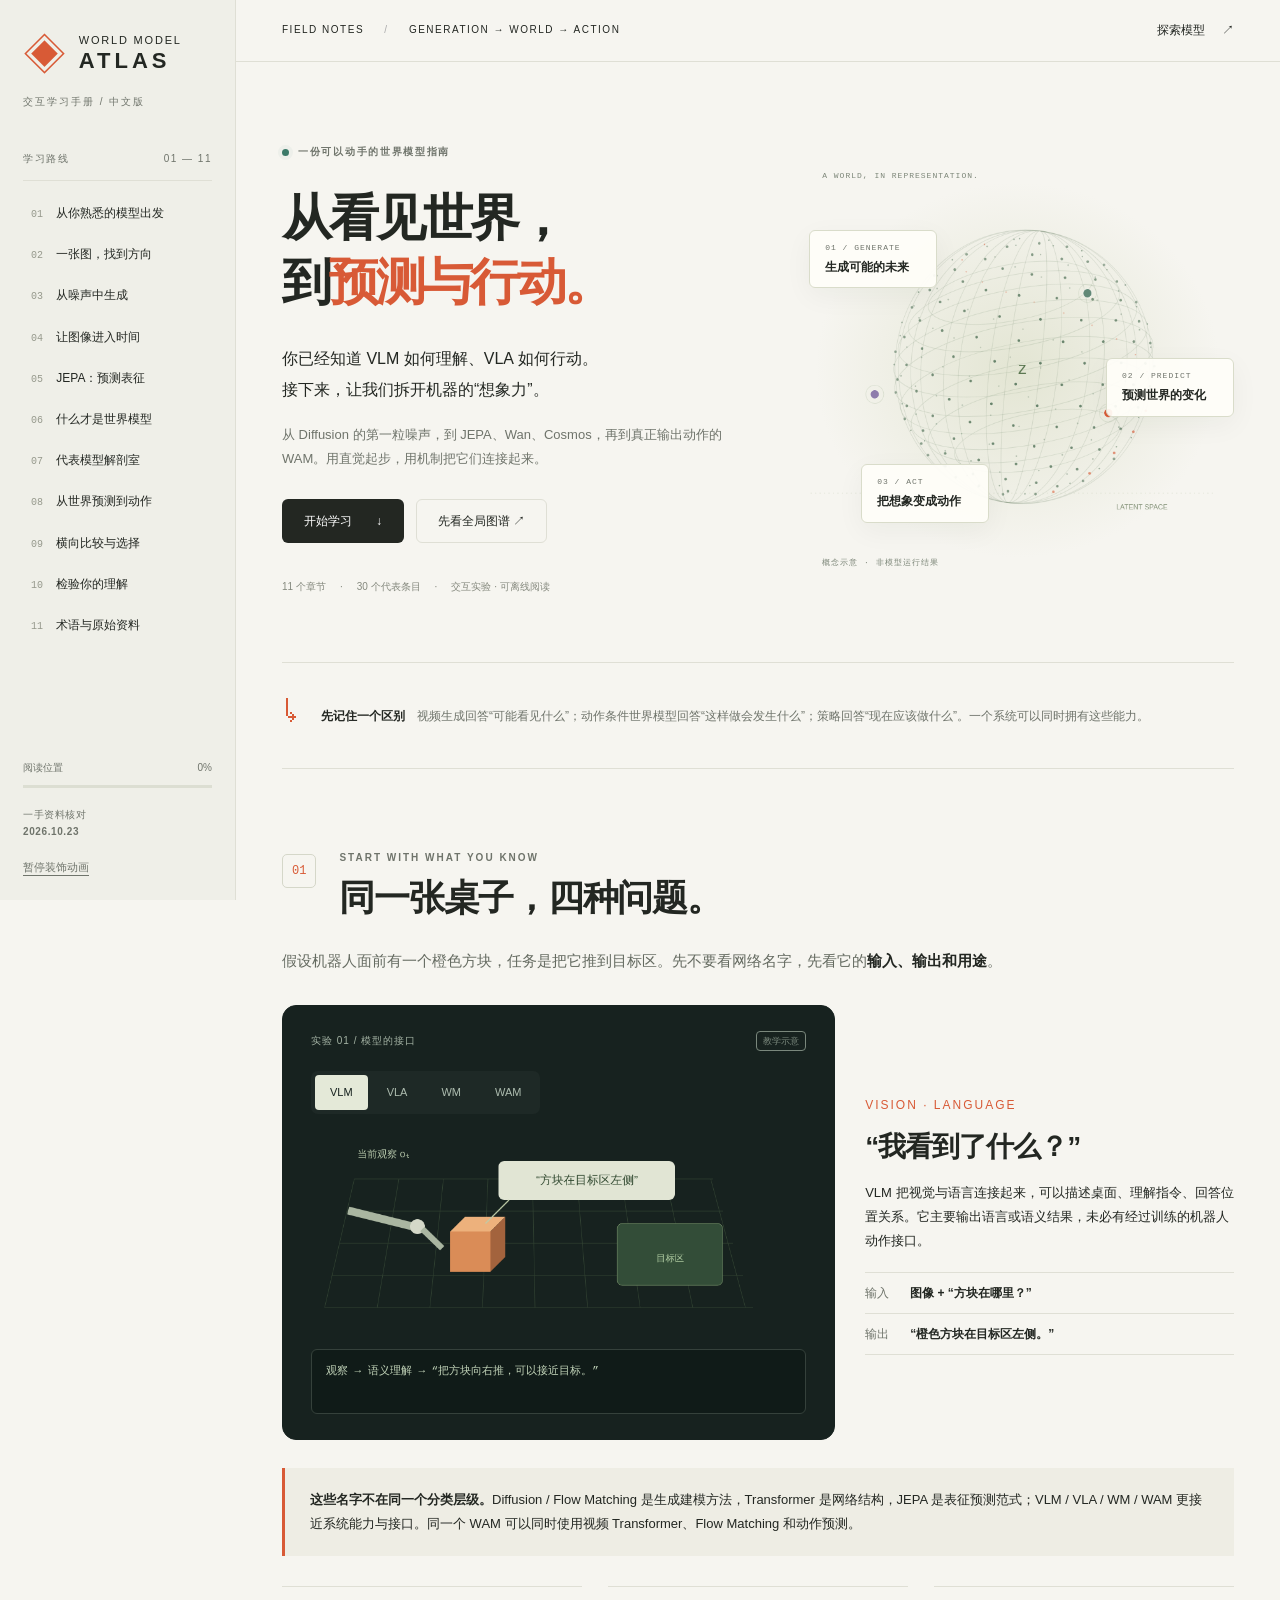
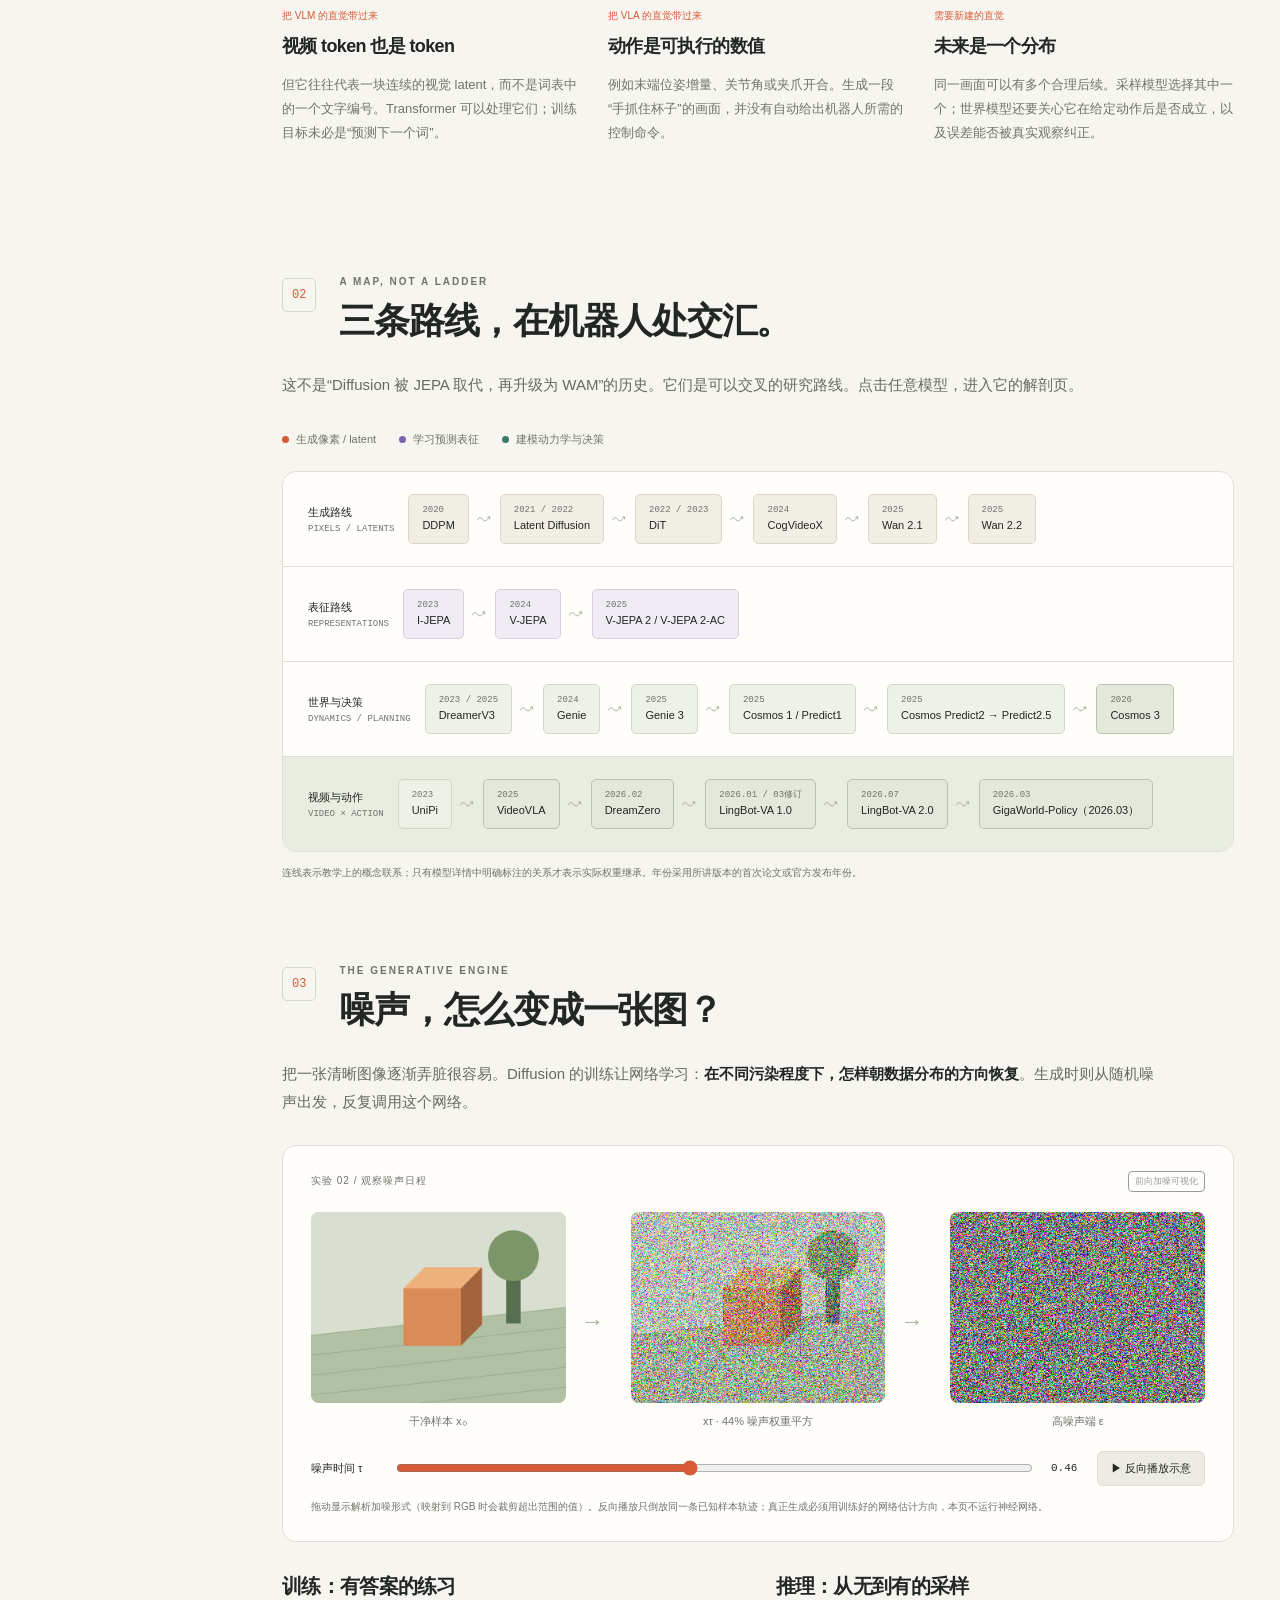
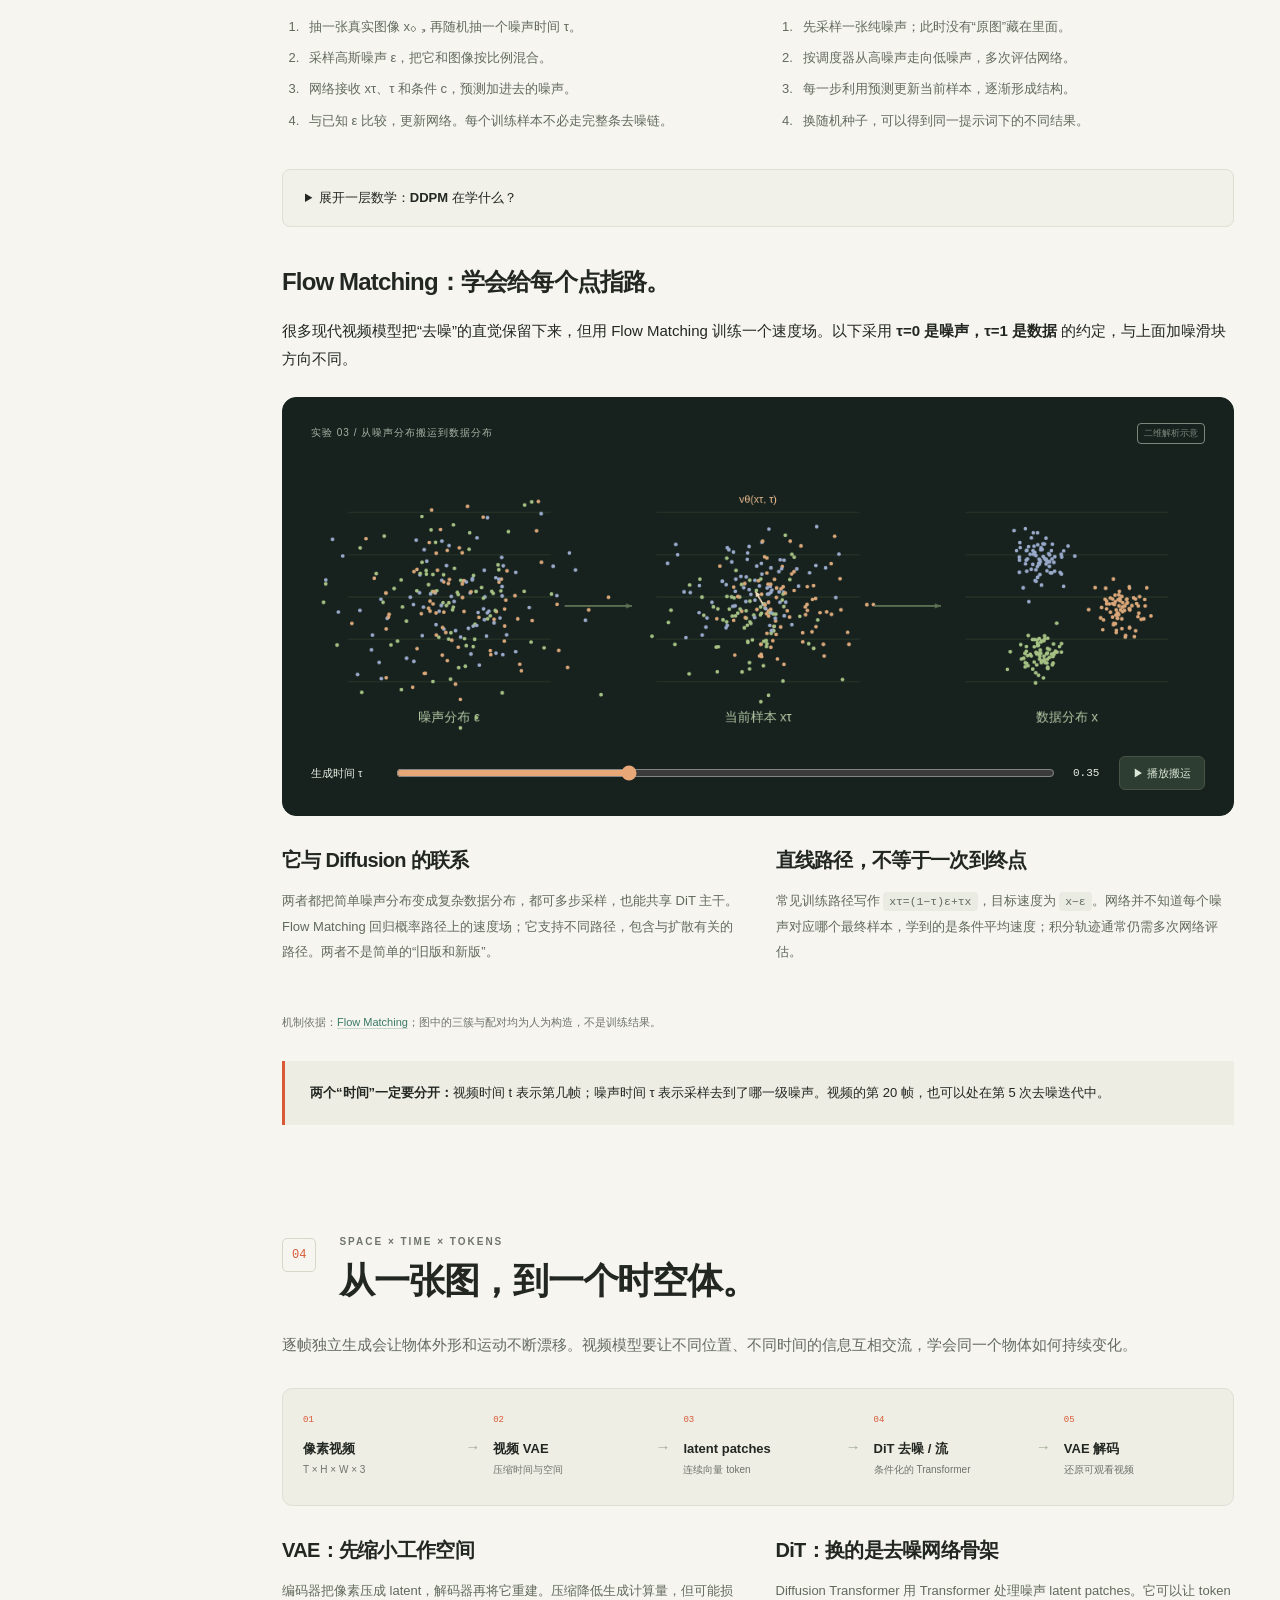
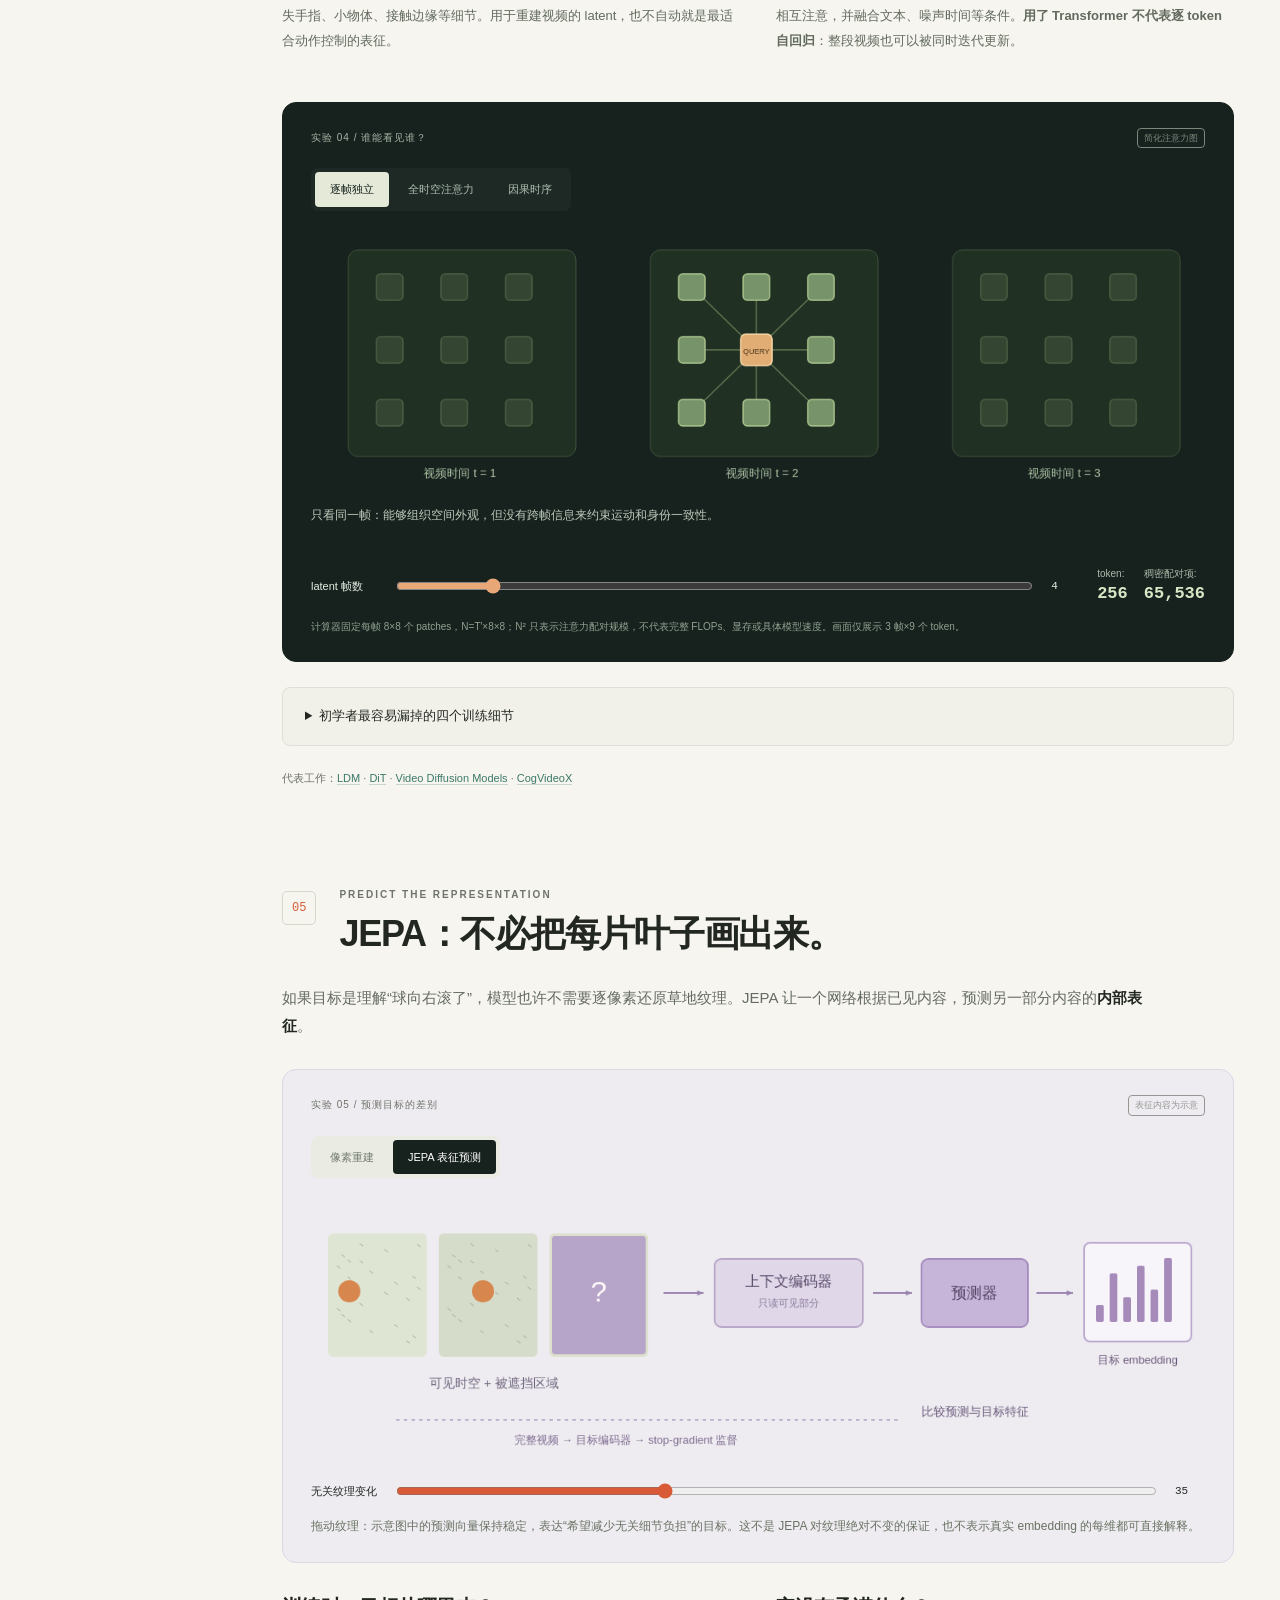
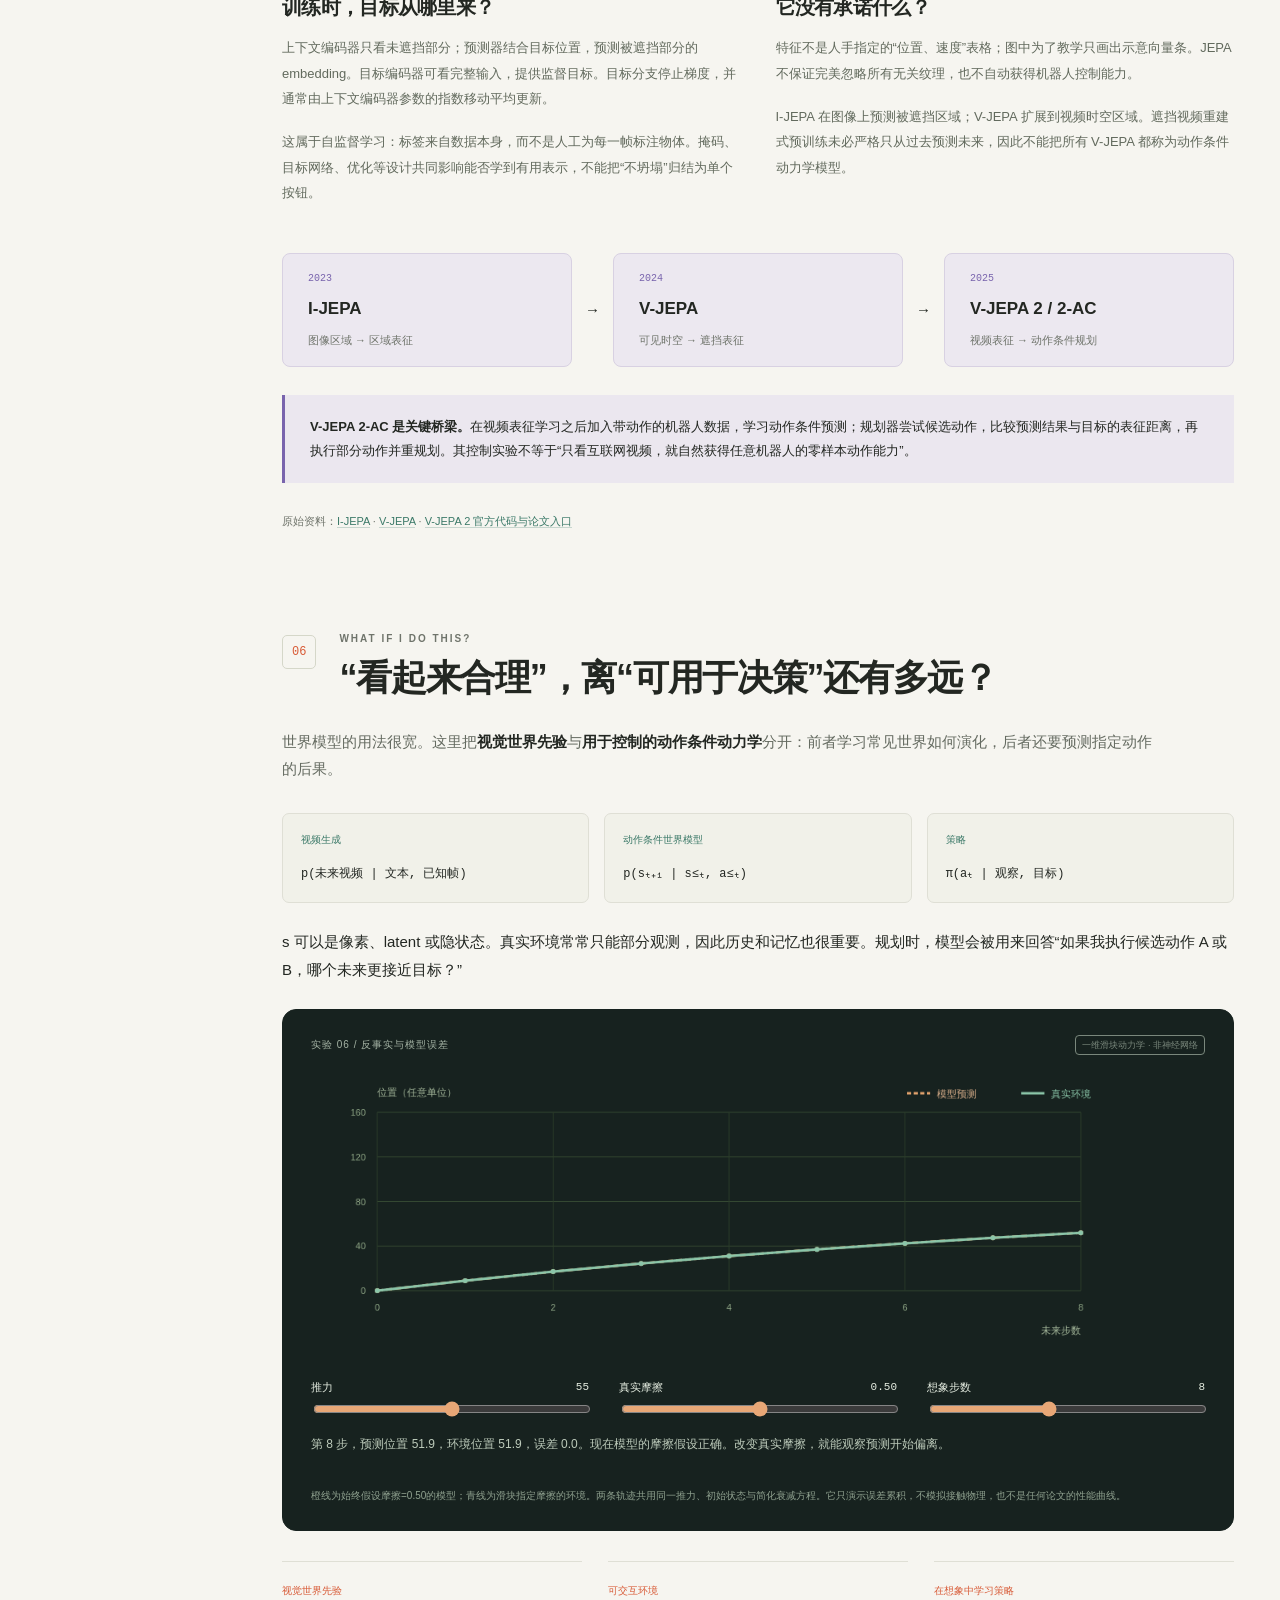
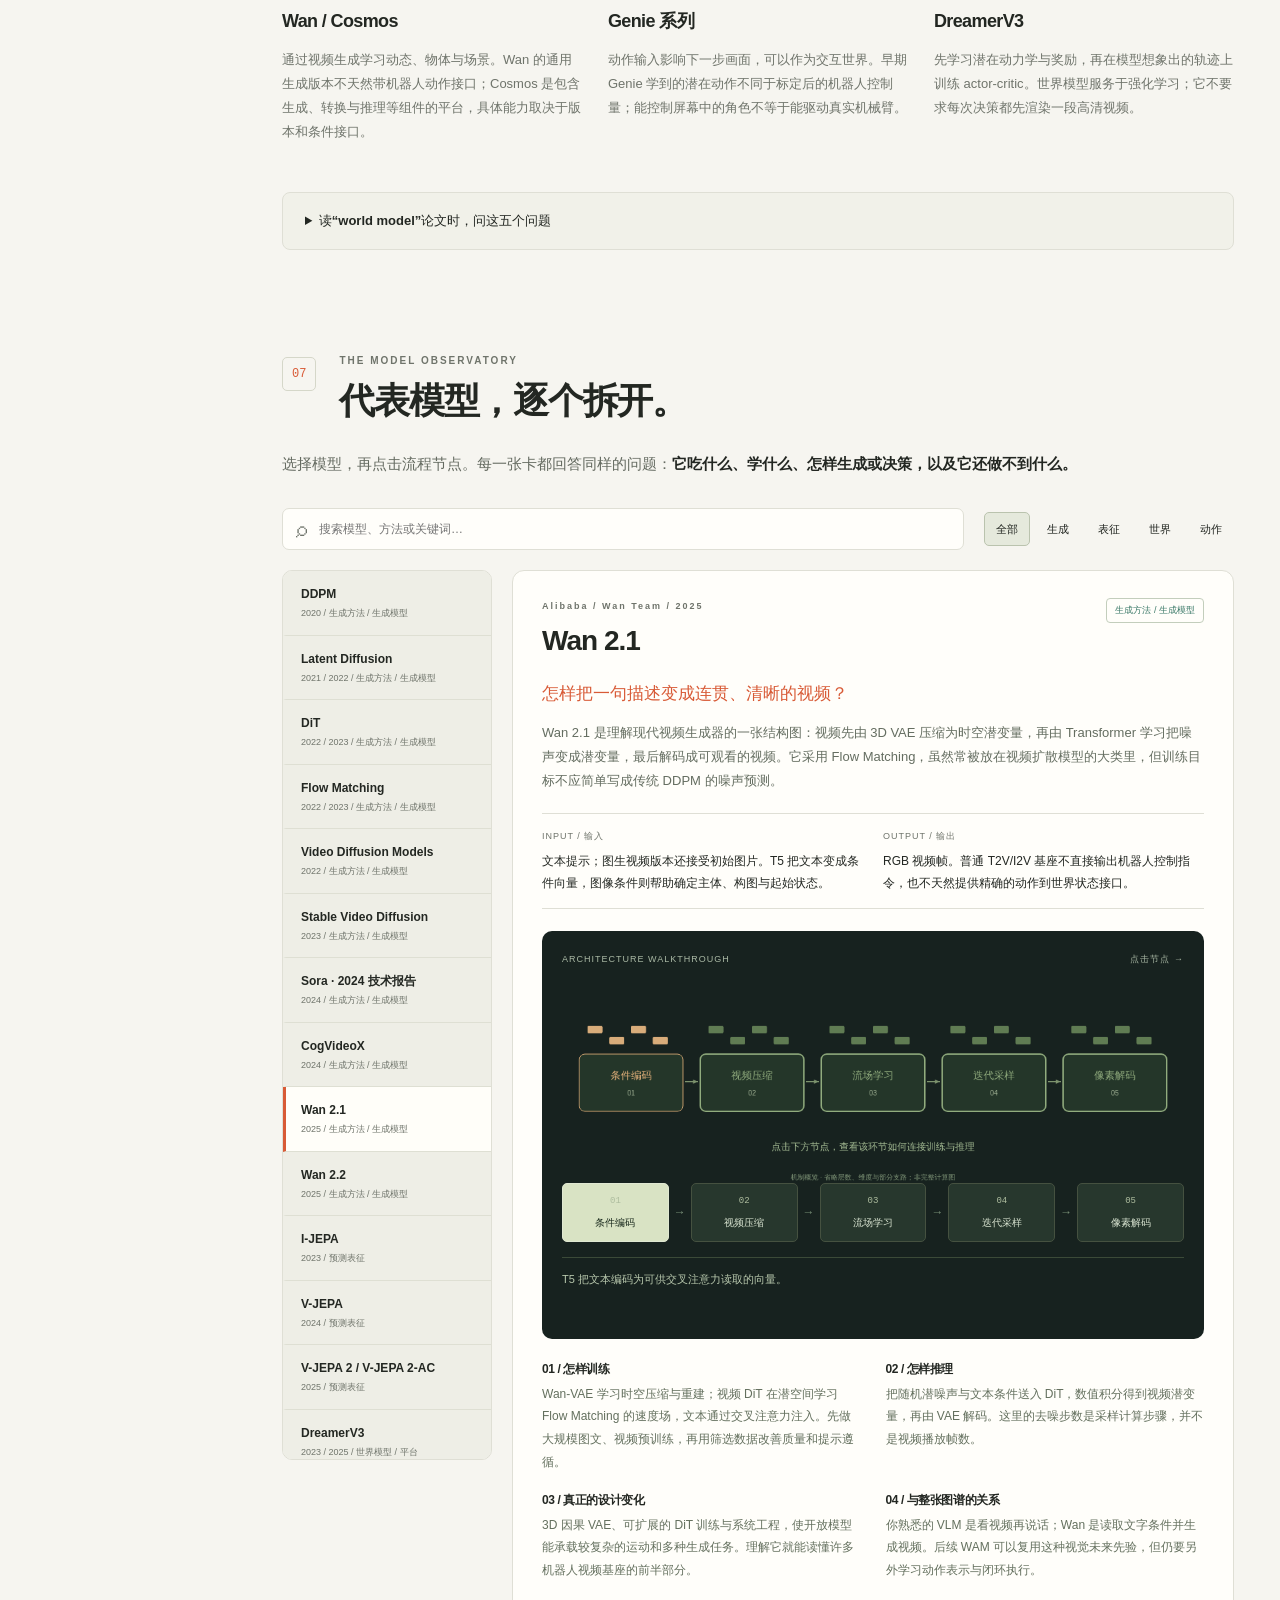
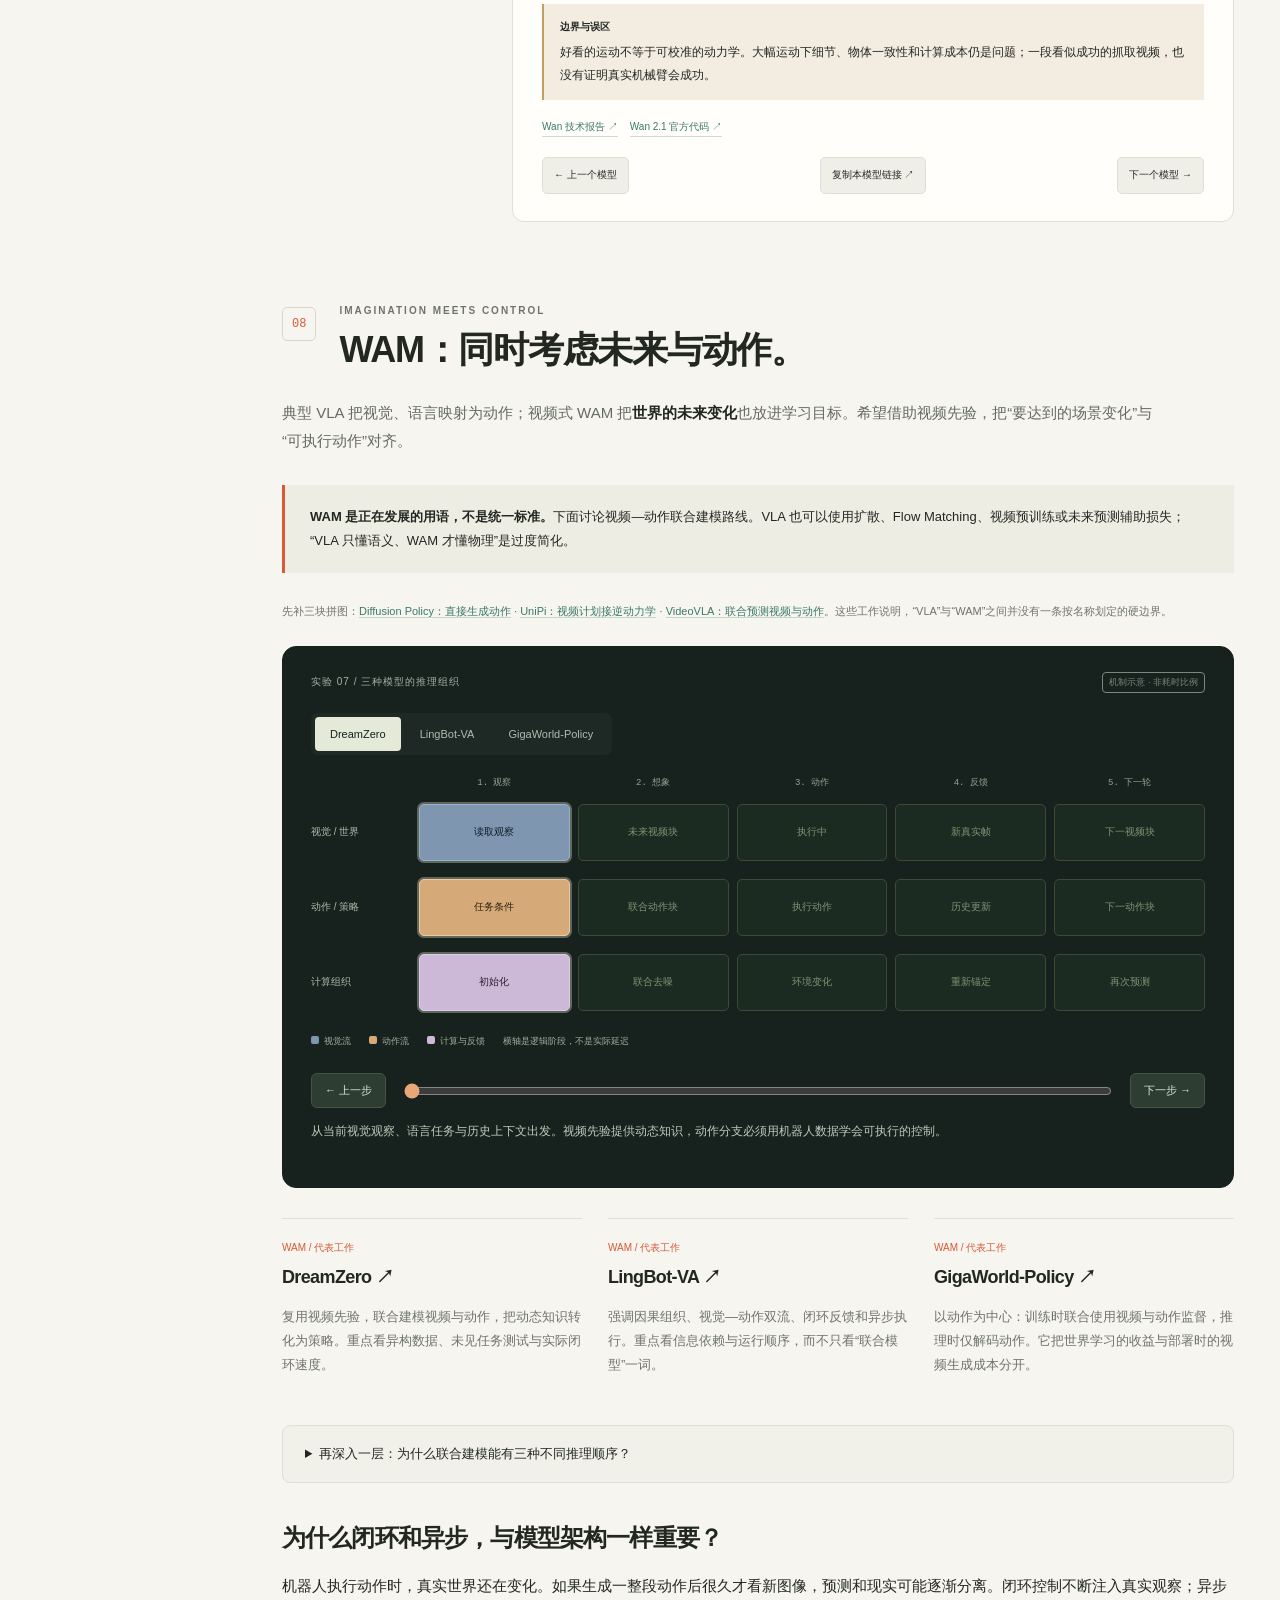
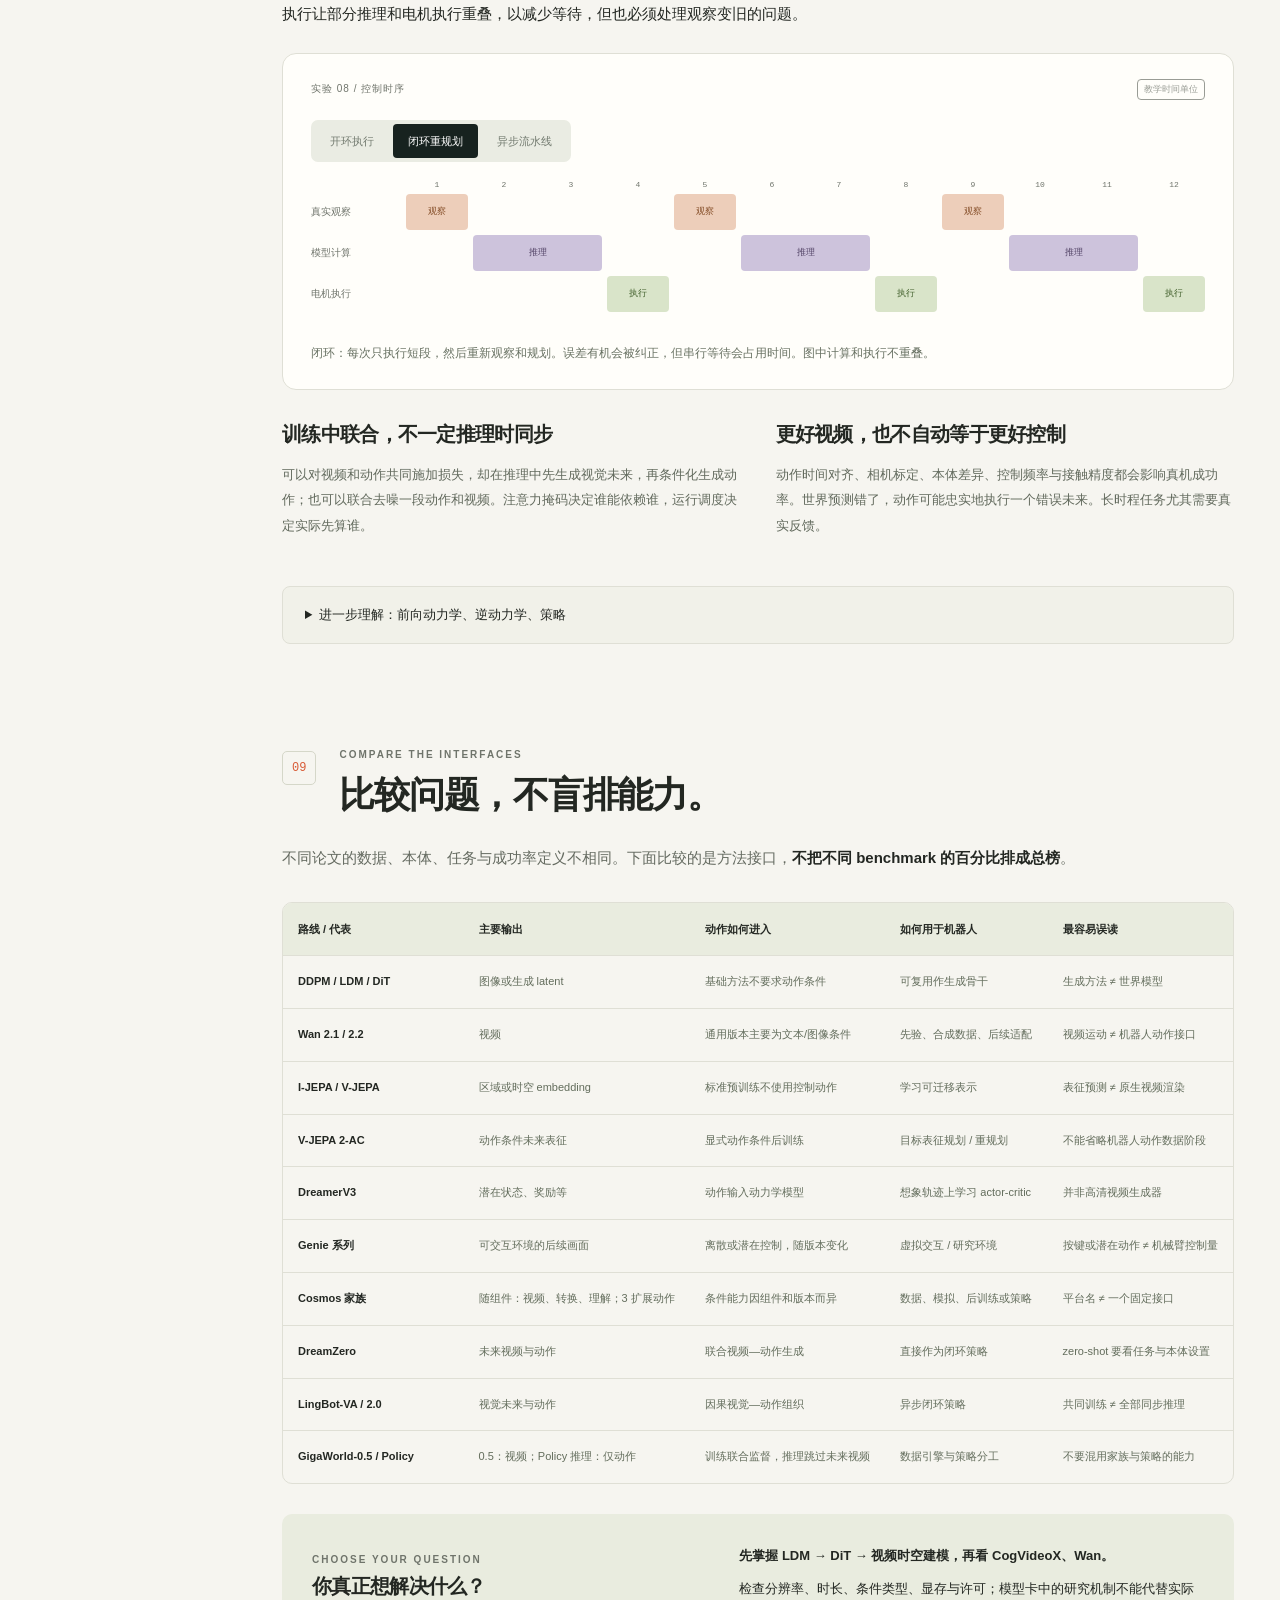
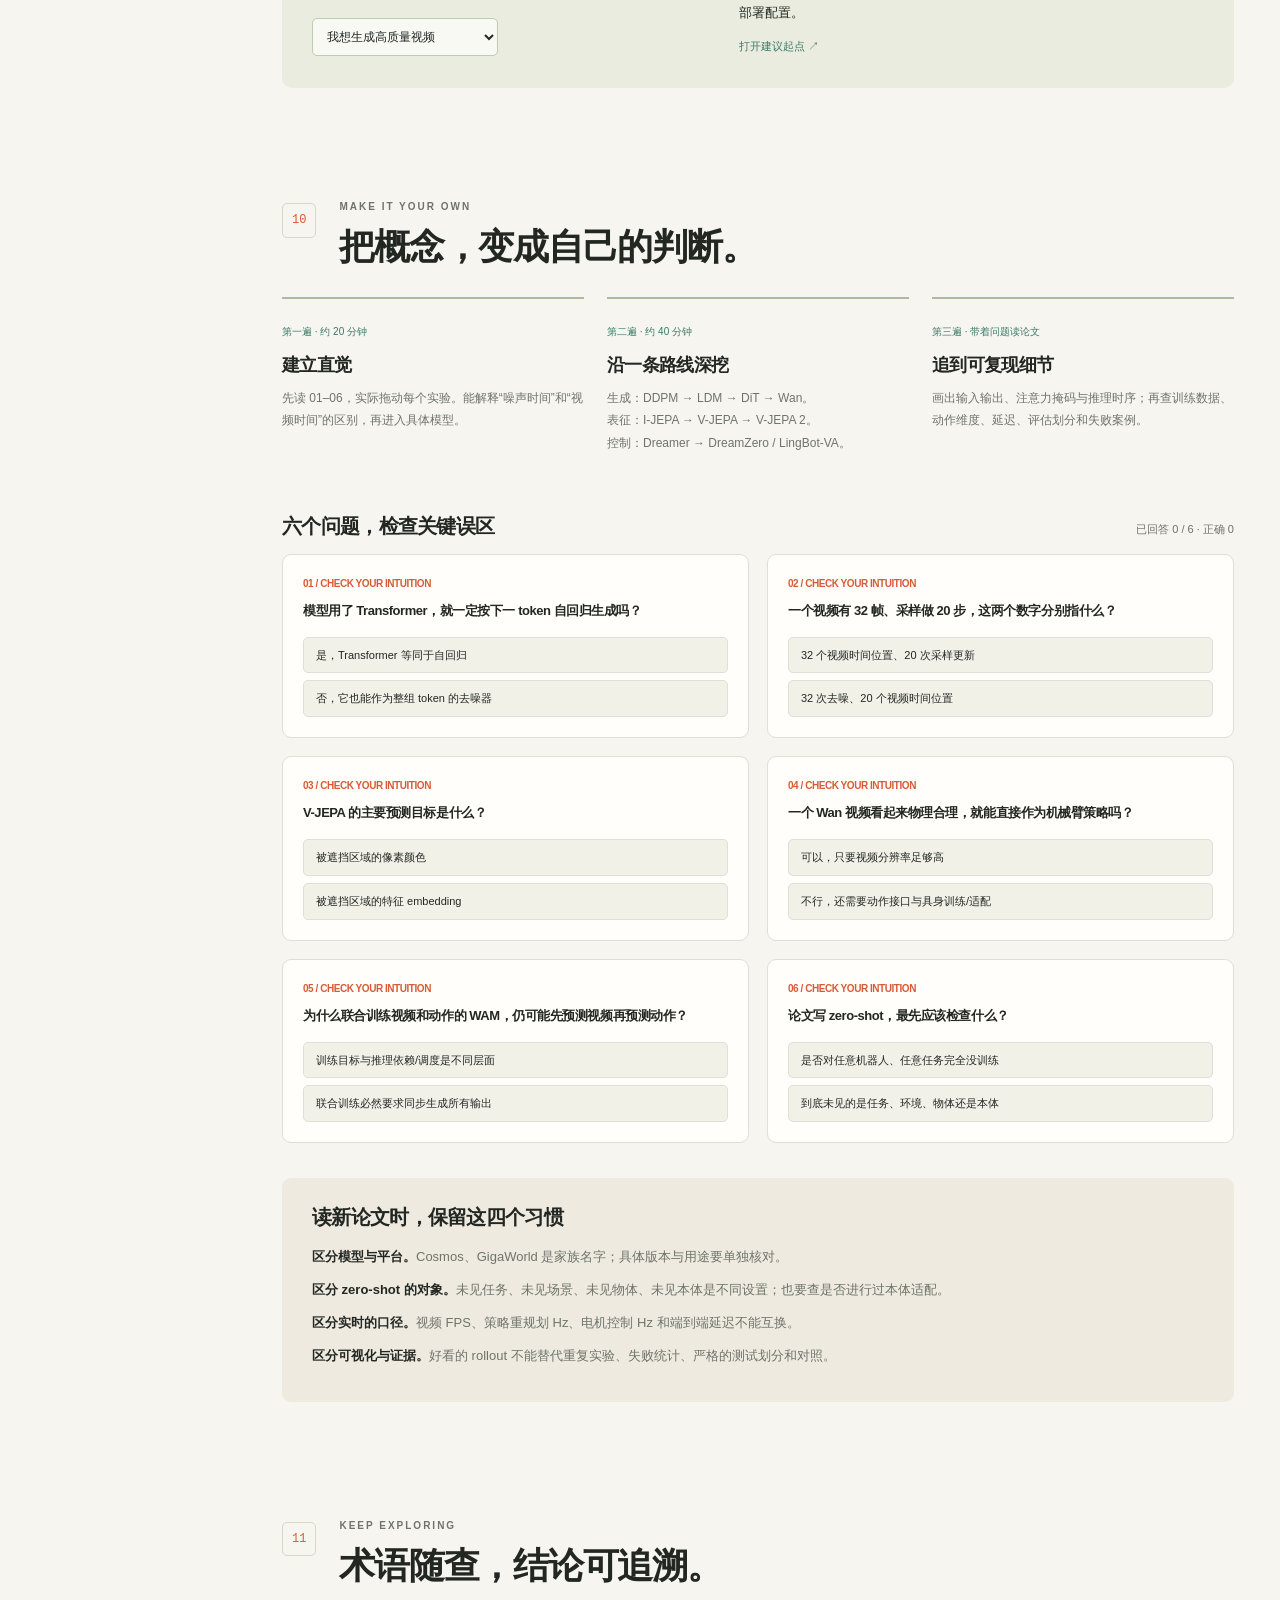
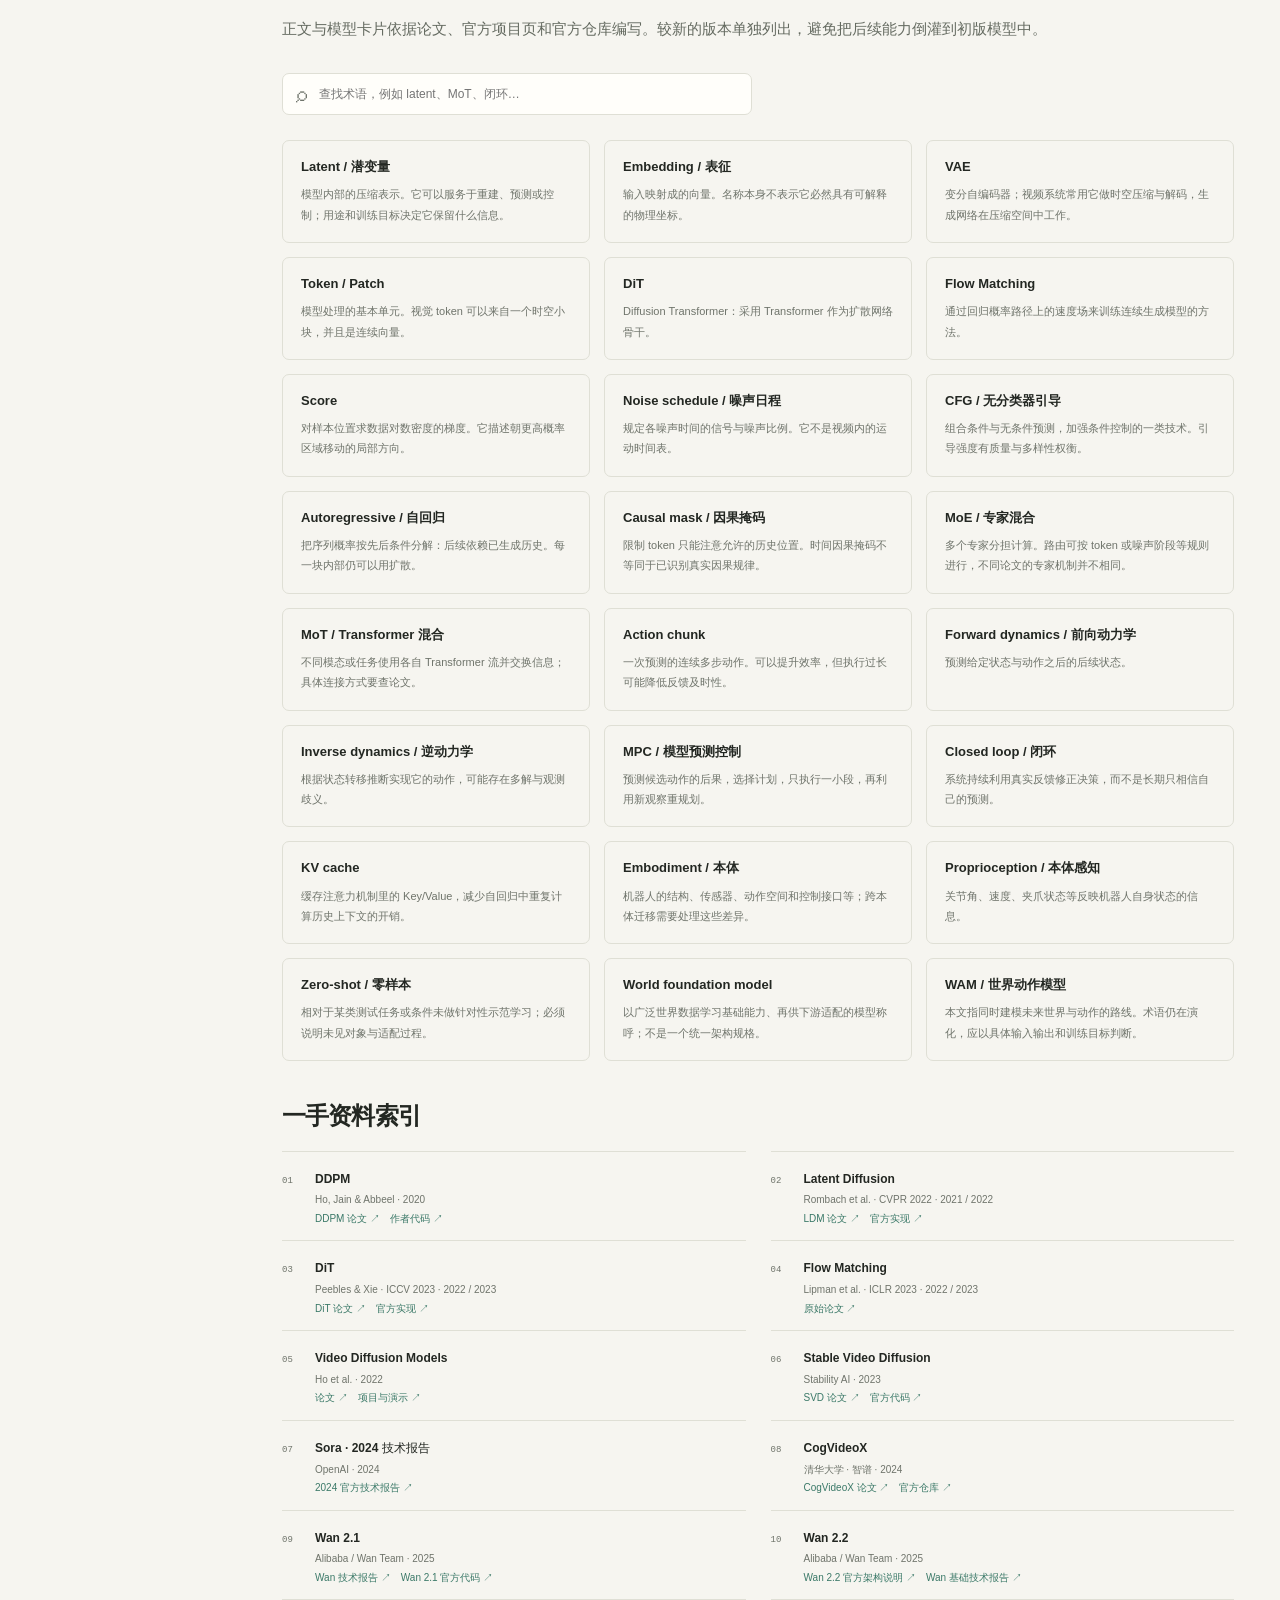
<file: index.html>
<!doctype html>
<html lang="zh-CN">
<head>
<meta charset="utf-8"><meta name="viewport" content="width=device-width,initial-scale=1">
<meta name="description" content="从 VLM、VLA 出发，用交互实验理解 Diffusion、JEPA、Wan、Cosmos、DreamZero、LingBot-VA 与 GigaWorld。中文视频生成与世界模型学习图谱。">
<meta name="theme-color" content="#f6f5f0"><title>World Model Atlas · 从生成到行动</title>
<style>:root{--bg:#f6f5f0;--paper:#fffefa;--ink:#232722;--muted:#6f746b;--line:#dfdfd5;--orange:#d85a36;--orange-light:#f4e5da;--purple:#7964ad;--green:#3b7968;--dark:#17221f;--side:236px;--radius:14px}*{box-sizing:border-box}html{scroll-behavior:smooth;scroll-padding-top:84px}body{margin:0;color:var(--ink);background:var(--bg);font:15px/1.85 -apple-system,BlinkMacSystemFont,"Segoe UI","PingFang SC","Hiragino Sans GB","Microsoft YaHei",sans-serif}button,input,select{font:inherit}button,a,input,select,summary{-webkit-tap-highlight-color:transparent}button{cursor:pointer}a{color:inherit;text-decoration:none}a:hover{color:var(--orange)}button:focus-visible,a:focus-visible,input:focus-visible,select:focus-visible,summary:focus-visible{outline:3px solid #d85a3680;outline-offset:4px}button{border:0}p{margin:0 0 18px}b,strong{font-weight:650}h1,h2,h3,h4{line-height:1.4;letter-spacing:-.035em;margin:0}h2{font-size:36px;font-weight:650}h3{font-size:20px;margin-bottom:14px}h4{font-size:16px;margin-bottom:8px}code{font-family:"SFMono-Regular",Consolas,monospace;font-size:.88em;background:#eaece4;padding:3px 6px;border-radius:4px;overflow-wrap:anywhere}canvas{display:block;max-width:100%;width:100%;height:auto}button{color:inherit}.skip{position:fixed;left:260px;top:-60px;z-index:100;background:var(--dark);color:white;padding:10px}.skip:focus{top:10px}.sidebar{width:var(--side);position:fixed;inset:0 auto 0 0;z-index:20;padding:33px 23px 20px;background:#efefe8;border-right:1px solid var(--line);display:flex;flex-direction:column}.brand{display:flex;align-items:center;gap:11px;line-height:1.3;font-size:11px;letter-spacing:1.8px}.brand b{font-size:22px;letter-spacing:4px}.brand-icon{font-size:43px;line-height:1;color:var(--orange)}.edition{font-size:10px;color:var(--muted);letter-spacing:2px;margin:17px 0 38px}.nav-label{font-size:10px;letter-spacing:1.5px;color:var(--muted);display:flex;justify-content:space-between;border-bottom:1px solid var(--line);padding-bottom:12px;margin-bottom:14px}.sidebar nav{display:flex;flex-direction:column;gap:4px}.sidebar nav a{font-size:12px;border-radius:5px;padding:9px 8px;line-height:1.6;transition:.2s}.sidebar nav i{font-size:10px;font-family:monospace;font-style:normal;color:#96998c;margin-right:10px}.sidebar nav a.active{background:#e5e5da;font-weight:650}.sidebar nav a.active i{color:var(--orange)}.sidebar-bottom{margin-top:auto;padding-top:20px}.progress-caption{display:flex;justify-content:space-between;font-size:10px;color:var(--muted)}.progress-track{height:3px;background:#dcded2;margin:8px 0 18px}.progress-track>div{height:100%;background:var(--orange);width:0}.sidebar-bottom p{font-size:10px;color:var(--muted);line-height:1.7;letter-spacing:.6px;margin-bottom:12px}.quiet{background:none;padding:0;text-decoration:underline;text-underline-offset:4px;font-size:11px;color:var(--muted)}.topbar{position:sticky;top:0;z-index:15;display:flex;align-items:center;justify-content:space-between;margin-left:var(--side);height:62px;padding:0 46px;background:#f6f5f0ed;backdrop-filter:blur(12px);border-bottom:1px solid var(--line);font-size:10px;letter-spacing:1.5px}.topbar i{color:#aaa;margin:0 16px;font-style:normal}.topbar>a{font-size:12px;letter-spacing:0}.topbar>a span{margin-left:14px}.topbar button{display:none}main{margin-left:var(--side);max-width:1780px}.hero{padding:72px 46px 56px;display:grid;grid-template-columns:1.15fr 1fr;gap:20px;min-height:600px;align-items:center;overflow:hidden}.eyebrow{font-size:10px;letter-spacing:2px;color:var(--muted);font-weight:600;margin-bottom:13px}.hero .eyebrow{letter-spacing:1.7px;display:flex;gap:9px;align-items:center}.status-dot{width:7px;height:7px;border-radius:50%;background:var(--green);box-shadow:0 0 0 4px #3b79680b}h1{font-size:clamp(38px,3.9vw,64px);font-weight:650;line-height:1.28;letter-spacing:-.06em;margin:25px 0 28px}h1 span{color:var(--orange)}.hero-lead{font-size:16px;line-height:1.95}.hero-sub{font-size:13px;color:var(--muted);max-width:460px;margin-bottom:28px}.hero-actions{display:flex;gap:12px}.button{display:inline-flex;align-items:center;justify-content:center;gap:24px;border-radius:6px;padding:12px 21px;font-size:12px;font-weight:550;white-space:nowrap;border:1px solid transparent;line-height:1.5;transition:background .2s,transform .2s}.button:hover{transform:translateY(-1px)}.primary{background:var(--ink);color:#fff}.primary:hover{background:var(--orange);color:#fff}.secondary{background:transparent;border-color:var(--line)}.button.small{padding:8px 13px;background:#edece4;border-color:#deded3;font-size:11px;gap:8px}.hero-meta{display:flex;gap:14px;margin-top:35px;color:#85897e;font-size:10px}.hero-meta span+span:before{content:'·';margin-right:14px}.hero-visual{position:relative;min-width:0;aspect-ratio:1.08;background:radial-gradient(ellipse at 50% 50%,#e3e5d3 0%,transparent 66%)}.hero-visual canvas{position:absolute;inset:0;height:100%;width:100%}.visual-label{position:absolute;color:#7c8678;font-family:monospace;font-size:8px;letter-spacing:1px;left:5%}.visual-label.top{top:0}.visual-label.bottom{bottom:0}.hero-node{position:absolute;background:#fffef9ed;box-shadow:0 8px 28px #1c281a0c;border:1px solid #d9dcca;padding:10px 15px;border-radius:6px;line-height:1.5;min-width:128px}.hero-node span{display:block;font:8px/1.8 monospace;color:var(--muted);letter-spacing:1px}.hero-node b{font-size:12px}.n1{top:15%;left:2%}.n2{right:0;top:47%}.n3{left:14%;bottom:12%}.intro-strip{margin:0 46px;border-top:1px solid var(--line);border-bottom:1px solid var(--line);display:flex;align-items:center;gap:23px;padding:23px 0}.strip-mark{font-size:32px;color:var(--orange)}.intro-strip p{font-size:12px;margin:0;color:var(--muted)}.intro-strip b{color:var(--ink)}.chapter{padding:80px 46px 0;scroll-margin-top:0}.chapter-head{display:flex;gap:23px;align-items:flex-start;margin-bottom:24px}.chapter-number{font-family:monospace;font-size:12px;color:var(--orange);border:1px solid #d5d7c9;padding:5px 9px;border-radius:5px;margin-top:5px}.chapter-head .eyebrow{margin-bottom:5px}.section-lead{font-size:15px;color:#656b61;max-width:880px;margin-bottom:30px}.section-lead b{color:var(--ink)}.lab{padding:25px 28px;border:1px solid var(--line);background:var(--paper);border-radius:var(--radius);overflow:hidden;margin:25px 0}.dark{color:#e6eee2;background:var(--dark);border-color:var(--dark)}.lab-top{display:flex;align-items:center;justify-content:space-between;font-size:10px;letter-spacing:1px;margin-bottom:20px;color:var(--muted)}.dark .lab-top{color:#a4b3a4}.tag{font-size:9px;border:1px solid currentColor;border-radius:4px;opacity:.7;padding:1px 6px;letter-spacing:0}.segmented{display:flex;gap:4px;flex-wrap:wrap;background:#ffffff08;padding:4px;border-radius:7px;width:max-content;max-width:100%}.segmented button{font-size:11px;padding:7px 15px;border-radius:4px;background:transparent;color:#adbcaf}.segmented button.active{background:#e4e9d8;color:var(--dark)}.segmented.light{background:#eaece3}.segmented.light button{color:#737b70}.segmented.light button.active{background:var(--dark);color:white}.bridge-layout{display:grid;grid-template-columns:1.5fr 1fr;gap:30px}.bridge-layout .lab{margin:0}.bridge-layout .explain{align-self:center}.explain .type-title{font-size:12px;letter-spacing:2px;color:var(--orange)}.explain h3{font-size:28px;margin-top:10px}.explain p{font-size:13px}.io-pair{margin-top:19px;border-top:1px solid var(--line);font-size:12px}.io-pair>div{display:grid;grid-template-columns:45px 1fr;padding:9px 0;border-bottom:1px solid var(--line)}.io-pair span{color:var(--muted)}.terminal{font:11px/1.8 "SFMono-Regular",monospace;background:#101b18;border:1px solid #35413b;padding:12px 14px;border-radius:6px;color:#c1d3b8;min-height:65px}.note{padding:20px 25px;background:#eeede4;border-left:3px solid var(--orange);font-size:13px;margin:28px 0}.purple-note{border-color:var(--purple);background:#ebe7ef}.reading-grid{display:grid;grid-template-columns:repeat(3,1fr);gap:26px;margin:30px 0}.reading-grid article{padding-top:20px;border-top:1px solid var(--line)}.reading-grid p{font-size:13px;color:var(--muted)}.mini-label{display:block;color:var(--orange);font-size:10px;margin-bottom:8px}.reading-grid h3{font-size:18px}.two-col{display:grid;grid-template-columns:1fr 1fr;gap:35px;margin:30px 0}.two-col p,.steps{font-size:13px;line-height:1.95;color:#626a5d}.steps{padding-left:21px;margin-bottom:0}.steps li{padding-left:6px;margin:6px 0}.caption{font-size:10px!important;color:var(--muted);line-height:1.8;margin:12px 0 0}.dark .caption{color:#8fa18f}.map-legend{display:flex;gap:23px;font-size:11px;color:var(--muted);margin-bottom:22px}.dot{display:inline-block;width:7px;height:7px;border-radius:50%;margin-right:7px}.orange{background:var(--orange)}.purple{background:var(--purple)}.green{background:var(--green)}.lineage{border:1px solid var(--line);border-radius:var(--radius);overflow:hidden;background:var(--paper)}.lineage-row{display:flex;align-items:center;gap:14px;padding:22px 25px;position:relative;border-bottom:1px solid var(--line)}.lineage-row:last-child{border-bottom:0;background:#e9ece1}.track-label{font-size:11px;min-width:73px}.track-label span{display:block;font:9px/1.6 monospace;color:var(--muted)}.track-path{display:flex;align-items:center;flex-wrap:wrap;gap:8px}.map-node{font-size:11px;background:#f1eee6;border:1px solid #e0d4c4;border-radius:5px;padding:8px 13px;line-height:1.6;text-align:left}.map-node small{display:block;color:var(--muted);font:9px/1.6 monospace}.map-node.rep{background:#efecf4;border-color:#d6cee2}.map-node.wm{background:#edf1e8;border-color:#ced8c6}.map-node.wam{background:#e2e8db;border-color:#b6c5ac}.map-node:hover{box-shadow:0 0 0 2px #d85a3640}.map-arrow{color:#a8ac9b}.diffusion-frames{display:grid;grid-template-columns:1fr 35px 1fr 35px 1fr;gap:15px;align-items:center}.diffusion-frames>div{text-align:center;min-width:0}.diffusion-frames canvas{border-radius:8px;background:#dae1d6}.diffusion-frames div>span{font-size:11px;color:var(--muted);display:block;margin-top:8px}.big-arrow{font-size:23px;color:#a7ae9a}.control-row{display:flex;gap:16px;align-items:center;margin-top:20px;flex-wrap:wrap}.control-row label{font-size:11px;min-width:67px}.control-row input[type=range]{flex:1;min-width:90px}.control-row output{font-family:monospace;font-size:11px;min-width:30px}input[type=range]{accent-color:var(--orange);height:20px;cursor:pointer}.dark .button.small{background:#2d3d32;border-color:#475345;color:#dce8d7}.dark input{accent-color:#e8a776}.lab-description{font-size:12px;margin:12px 0 0;color:#697263}.dark .lab-description{color:#bdcbbb;min-height:42px}.flow-lab canvas{margin-top:20px}.subsection-title{font-size:24px;margin:38px 0 18px}details{border:1px solid var(--line);border-radius:8px;margin:22px 0;background:#f1f1e9;font-size:13px}summary{cursor:pointer;padding:16px 22px;font-weight:550}details>div,details>p,details>ol{margin:0;padding:0 24px 22px}details code{font-size:13px;display:inline-block}details p{font-size:13px}details a,.source-inline a,.model-sources a,.method-note a{color:var(--green);border-bottom:1px solid #3b796840}.math>div>code{padding:11px 16px;display:block;text-align:center;margin:4px 0 15px;font-size:17px}.source-inline{font-size:11px;color:var(--muted)}.pipeline-wide{display:flex;align-items:center;gap:13px;margin:28px 0;padding:25px 20px;background:#eeeee5;border:1px solid var(--line);border-radius:10px}.pipeline-wide>div{flex:1}.pipeline-wide em{font:9px/1.4 monospace;color:var(--orange);display:block;margin-bottom:10px}.pipeline-wide b{font-size:13px;display:block}.pipeline-wide small{font-size:10px;color:var(--muted);display:block}.pipeline-wide>span{color:#a4ab98}.metric{font-size:10px;line-height:1.5;color:#acbaaa}.metric b{display:block;font-size:17px;font-family:monospace;color:#d8e8c7}.detail-grid{display:grid;grid-template-columns:1fr 1fr;gap:25px}.jepa-lab{background:#eeecf1;border-color:#dcd6e5}.jepa-evolution{display:flex;align-items:center;justify-content:space-between;gap:13px;margin:25px 0}.jepa-evolution button{text-align:left;background:#ece8f0;border:1px solid #d8d1e2;padding:16px 25px;border-radius:8px;flex:1}.jepa-evolution button>*{display:block}.jepa-evolution button span{font:10px/1.8 monospace;color:var(--purple)}.jepa-evolution button b{font-size:17px;margin:5px 0}.jepa-evolution button small{font-size:11px;color:var(--muted)}.formula-row{display:grid;grid-template-columns:repeat(3,1fr);gap:15px;margin:25px 0}.formula-row>div{padding:17px 18px;border:1px solid var(--line);border-radius:7px;background:#f1f1e9}.formula-row span{display:block;font-size:10px;color:var(--green);margin-bottom:8px}.formula-row code{font-size:12px;padding:0;background:none}.formula-row p{margin:10px 0 0;font-size:11px}.world-controls{display:grid;grid-template-columns:repeat(3,1fr);gap:30px;margin-top:20px}.world-controls label{font-size:11px;display:block}.world-controls output{float:right;font-family:monospace}.world-controls input{width:100%;display:block}.atlas-toolbar{display:flex;gap:20px;justify-content:space-between;align-items:center;margin:25px 0 20px}.search-box{border:1px solid var(--line);background:var(--paper);border-radius:7px;display:flex;align-items:center;gap:10px;padding:8px 13px;min-width:230px;flex:1}.search-box>span{font-size:22px;line-height:1;color:var(--muted)}.search-box input{width:100%;min-width:0;background:none;border:0;outline:0;font-size:12px;color:var(--ink)}.filter-buttons{display:flex;gap:5px;flex-wrap:wrap}.filter-buttons button{font-size:11px;background:none;border:1px solid transparent;border-radius:5px;padding:6px 11px}.filter-buttons button.active{border-color:#bac3ae;background:#e5e9dc}.atlas-layout{display:grid;grid-template-columns:210px minmax(0,1fr);gap:20px;align-items:start}.model-list{max-height:890px;overflow-y:auto;border:1px solid var(--line);border-radius:10px;background:#eeeee6;scrollbar-width:thin}.model-list button{display:block;width:100%;padding:14px 15px;text-align:left;background:transparent;border-bottom:1px solid #dedfd3;border-left:3px solid transparent}.model-list button:last-child{border-bottom:0}.model-list button.active{border-left-color:var(--orange);background:#fffef9}.model-list button b{display:block;font-size:12px;line-height:1.5}.model-list button span{display:block;font-size:9px;line-height:1.5;color:var(--muted);margin-top:4px}.model-detail{background:var(--paper);border:1px solid var(--line);border-radius:12px;padding:27px 29px;min-height:600px;min-width:0}.model-heading{display:flex;align-items:flex-start;justify-content:space-between;gap:15px}.model-heading h3{font-size:28px;margin:6px 0}.model-heading .eyebrow{font-size:9px;margin:0}.model-type{font-size:9px;white-space:nowrap;color:var(--green);border:1px solid #c3cebc;border-radius:4px;padding:3px 8px}.model-question{font-size:17px;line-height:1.6;margin:14px 0;color:var(--orange)}.model-intro{font-size:13px;color:#646d60}.model-io{display:grid;grid-template-columns:1fr 1fr;gap:20px;padding:14px 0;border-top:1px solid var(--line);border-bottom:1px solid var(--line);margin:20px 0;font-size:12px}.model-io span{display:block;font-size:9px;color:var(--muted);letter-spacing:1px;margin-bottom:5px}.architecture{background:var(--dark);color:#e8eddf;padding:20px;border-radius:10px;margin:22px 0}.architecture-head{display:flex;justify-content:space-between;font-size:9px;letter-spacing:1px;color:#a9b8a4;margin-bottom:15px}.architecture-flow{display:flex;gap:5px;align-items:stretch}.architecture-flow button{flex:1;min-width:0;background:#27372d;color:#d9e4d1;border:1px solid #455140;border-radius:5px;padding:11px 5px;font-size:10px;line-height:1.5;position:relative}.architecture-flow button span{display:block;font-family:monospace;color:#aebd9f;font-size:9px;margin-bottom:6px}.architecture-flow button.active{background:#d9e3c4;color:#1a2a1d;border-color:#e0e8d2}.architecture-flow>i{align-self:center;font-style:normal;color:#788f77;font-size:12px}.arch-note{font-size:11px;line-height:1.8;color:#b8c8ad;border-top:1px solid #3b4a38;padding-top:12px;margin:15px 0 0;min-height:62px}.model-facts{display:grid;grid-template-columns:1fr 1fr;gap:18px 25px}.model-facts h4{font-size:12px;margin-bottom:5px}.model-facts p{font-size:12px;color:#64705e;margin:0;line-height:1.9}.model-limit{margin:22px 0 0;background:#f3ede1;border-left:2px solid #c99d61;padding:13px 16px;font-size:12px;line-height:1.9}.model-limit strong{display:block;font-size:10px;margin-bottom:5px}.model-sources{margin:18px 0 0;font-size:10px;display:flex;gap:12px;flex-wrap:wrap}.model-reading{margin-top:20px;display:flex;justify-content:space-between;gap:10px}.model-reading button{font-size:10px;background:#efefe7;padding:8px 11px;border:1px solid var(--line);border-radius:5px}.empty-message{padding:18px;font-size:12px;color:var(--muted)}#wam-sequence{padding:22px 0 4px;min-height:260px}.wam-columns{display:grid;grid-template-columns:100px repeat(5,minmax(0,1fr));gap:8px;align-items:center}.wam-time{font:9px/1.5 monospace;color:#91a48d;text-align:center}.wam-row-label{font-size:10px;color:#acbba6}.wam-cell{min-height:57px;border:1px solid #3c4b35;border-radius:5px;display:flex;align-items:center;justify-content:center;text-align:center;font-size:10px;padding:9px 5px;margin:5px 0;color:#7f9477;background:#1c2b21;transition:all .3s}.wam-cell.visible{background:#b5ca97;color:#22301d;border-color:#d0e1b7}.wam-cell.video.visible{background:#7f96b1;color:#0f1b26;border-color:#95b0d1}.wam-cell.action.visible{background:#d6a979;color:#302112;border-color:#eec99f}.wam-cell.feedback.visible{background:#ccb9d8;color:#291d30;border-color:#e0c9ed}.wam-cell.current{box-shadow:0 0 0 2px #ffffdf50}.wam-legend{display:flex;gap:18px;flex-wrap:wrap;font-size:9px;color:#9faf99;margin-top:17px}.wam-legend i{display:inline-block;width:8px;height:8px;border-radius:2px;margin-right:5px}.timing-chart-inner{display:grid;grid-template-columns:90px repeat(12,1fr);gap:5px;padding:18px 0}.time-label{font-size:10px;align-self:center;color:var(--muted)}.time-block{height:36px;display:flex;align-items:center;justify-content:center;font-size:9px;border-radius:4px;line-height:1.3;white-space:nowrap}.compute-block{background:#cdc3dc;color:#524366}.execute-block{background:#d9e4c9;color:#42602c}.observe-block{background:#edceba;color:#844d27}.time-tick{font:8px monospace;color:var(--muted);text-align:center}.table-wrap{overflow-x:auto;border:1px solid var(--line);border-radius:10px}table{border-collapse:collapse;width:100%;font-size:11px;min-width:790px}th{text-align:left;font-weight:600;background:#e9ecdf;padding:16px 15px;white-space:nowrap}td{padding:16px 15px;border-top:1px solid var(--line);vertical-align:top;color:#636d5c;line-height:1.8}td:first-child{color:var(--ink);font-weight:600;width:19%}tbody tr:nth-child(even){background:#eeeee610}.question-router{display:grid;grid-template-columns:1fr 1.2fr;gap:40px;background:#e9ecdf;border-radius:10px;padding:30px;margin:30px 0}.question-router h3{margin-bottom:18px}.question-router select{max-width:100%;font-size:12px;padding:10px;border:1px solid #c0cbb2;background:#f8f9f2;border-radius:5px;color:var(--ink)}#goal-answer{font-size:13px;align-self:center}#goal-answer p{margin-bottom:9px}#goal-answer a{font-size:11px;color:var(--green)}.study-path{display:grid;grid-template-columns:repeat(3,1fr);gap:23px;margin:25px 0 40px}.study-path>div{border-top:2px solid #afb99f;padding-top:17px}.study-path span{font-size:10px;color:var(--green)}.study-path h3{font-size:18px;margin:9px 0}.study-path p{font-size:12px;color:var(--muted)}.quiz-header{display:flex;justify-content:space-between;align-items:baseline}.quiz-header span{font-size:11px;color:var(--muted)}#quiz{display:grid;grid-template-columns:1fr 1fr;gap:18px}.quiz-item{padding:20px;border:1px solid var(--line);background:var(--paper);border-radius:9px}.quiz-item h4{font-size:13px;min-height:42px;line-height:1.7}.quiz-options{display:flex;flex-direction:column;gap:7px;margin-top:15px}.quiz-options button{background:#f1f1e8;text-align:left;border:1px solid var(--line);border-radius:5px;padding:8px 12px;font-size:11px;line-height:1.7}.quiz-options button.selected{border-color:#b57359;background:#f4e5dd}.quiz-options button.correct{border-color:#96ae81;background:#e9efdf}.quiz-feedback{font-size:11px;margin:13px 0 0;color:var(--green)}.pitfalls{margin:35px 0;padding:25px 30px;background:#eeeae0;border-radius:9px}.pitfalls p{font-size:13px;color:var(--muted);margin-bottom:9px}.pitfalls p b{color:var(--ink)}.glossary-search{max-width:470px;margin-bottom:25px}.glossary-grid{display:grid;grid-template-columns:repeat(3,1fr);gap:14px}.term{padding:17px 18px;border:1px solid var(--line);border-radius:7px}.term h4{font-size:13px;letter-spacing:0}.term p{font-size:11px;color:var(--muted);margin:0}.source-list{display:grid;grid-template-columns:1fr 1fr;gap:0 25px}.source-row{padding:12px 0;border-top:1px solid var(--line);display:flex;align-items:baseline;gap:13px}.source-row>span{font:9px/1.5 monospace;color:var(--muted);min-width:20px}.source-row strong{font-size:12px;font-weight:550}.source-row small{display:block;font-size:10px;color:var(--muted)}.source-row .source-links{font-size:10px;display:flex;gap:10px;flex-wrap:wrap}.source-row a{color:var(--green)}.method-note{margin:35px 0 20px;background:#ebece3;border-radius:9px;padding:27px}.method-note h3{font-size:15px}.method-note p{font-size:11px;color:var(--muted);margin-bottom:10px}footer{margin:50px 46px 0;border-top:1px solid var(--line);padding:27px 0 40px;display:flex;justify-content:space-between;gap:15px;color:var(--muted);font-size:10px}.brand-footer{letter-spacing:1px;color:var(--ink);font-weight:650}#toast{position:fixed;bottom:25px;left:50%;transform:translate(-50%,25px);background:var(--dark);color:#e4ebda;padding:10px 20px;border-radius:7px;z-index:50;font-size:12px;opacity:0;pointer-events:none;transition:.2s}#toast.visible{opacity:1;transform:translate(-50%,0)}.sr-only{position:absolute;width:1px;height:1px;overflow:hidden;clip:rect(0,0,0,0);white-space:nowrap}.no-motion *{scroll-behavior:auto!important;animation:none!important;transition:none!important}
@media(min-width:1600px){.hero,.chapter{padding-left:75px;padding-right:75px}.intro-strip,footer{margin-left:75px;margin-right:75px}.hero{min-height:680px}.hero-visual{max-width:660px}.model-list{max-height:1000px}.model-detail{padding:35px}.hero-lead{font-size:19px}}
@media(max-height:790px) and (min-width:1001px){.sidebar{padding-top:23px}.edition{margin-bottom:20px}.sidebar nav a{padding-top:6px;padding-bottom:6px}.sidebar-bottom{padding-top:10px}.sidebar-bottom p{display:none}}
@media(max-width:1200px){:root{--side:208px}.sidebar{padding:26px 17px 20px}.sidebar nav a{font-size:11px;padding-left:5px}.topbar{padding:0 30px}.hero{padding:50px 30px 40px;gap:10px;min-height:520px}h1{font-size:42px}.hero-sub{font-size:12px}.hero-lead{font-size:14px}.hero-meta{gap:8px;font-size:9px}.hero-meta span+span:before{margin-right:8px}.chapter{padding:65px 30px 0}.intro-strip,footer{margin-left:30px;margin-right:30px}h2{font-size:31px}.lab{padding:22px}.bridge-layout{grid-template-columns:1.3fr 1fr;gap:22px}.hero-node{min-width:112px;padding:8px 10px}.hero-node b{font-size:10px}.atlas-layout{grid-template-columns:175px minmax(0,1fr);gap:15px}.model-detail{padding:23px}.architecture{padding:15px}.architecture-flow button{font-size:9px}.architecture-flow>i{font-size:9px}.lineage-row{padding:18px;gap:10px}.map-node{padding:6px 9px}.track-label{min-width:63px}.formula-row{gap:10px}.formula-row>div{padding:15px 12px}.formula-row code{font-size:10px}.wam-columns{grid-template-columns:75px repeat(5,minmax(0,1fr));gap:5px}.wam-cell{font-size:9px}.pipeline-wide{gap:8px;padding:18px 13px}.pipeline-wide b{font-size:11px}.pipeline-wide small{font-size:9px}.reading-grid{gap:20px}.glossary-grid{grid-template-columns:1fr 1fr}}
@media(max-width:1000px){:root{--side:0px}.sidebar{width:235px;transform:translateX(-100%);transition:transform .2s;padding:30px 23px}.sidebar.open{transform:translateX(0);box-shadow:20px 0 70px #17221f40}.sidebar nav a{font-size:12px;padding:9px 7px}.topbar button{display:block;background:none;font-size:19px;margin-right:20px}.topbar>span{margin-right:auto;font-size:9px}.hero{grid-template-columns:1.1fr 1fr;padding-top:50px}h1{font-size:46px}.chapter{padding-top:65px}.lab{padding:25px}.hero-visual{max-width:450px}.hero-meta{font-size:10px}.atlas-layout{grid-template-columns:190px minmax(0,1fr)}.model-list{max-height:900px}.sidebar-bottom p{display:block}.explain h3{font-size:25px}}
@media(max-width:720px){body{font-size:14px}.topbar{height:55px;padding:0 18px}.topbar>span{font-size:8px;letter-spacing:.6px}.topbar i{margin:0 6px}.topbar>a{font-size:10px}.topbar button{margin-right:13px}.hero{padding:40px 22px 30px;grid-template-columns:1fr;gap:30px}.hero-copy{position:relative;z-index:2}h1{font-size:43px;line-height:1.3;margin:20px 0 23px}.hero-lead{font-size:15px}.hero-sub{font-size:12px;max-width:100%}.hero-visual{width:100%;max-width:400px;justify-self:center;aspect-ratio:1.4;margin-top:5px}.hero-node b{font-size:11px}.hero-node.n1{top:10%;left:0}.n2{top:38%;right:0}.n3{bottom:3%;left:12%}.visual-label.bottom{display:none}.hero-meta{font-size:9px;gap:8px;flex-wrap:wrap;margin-top:25px}.hero-actions .button{padding:11px 16px;font-size:11px}.intro-strip{margin:0 22px;padding:18px 0;gap:15px}.intro-strip p{font-size:11px}.chapter{padding:52px 22px 0}.chapter-head{gap:13px;margin-bottom:20px}.chapter-number{font-size:10px;padding:3px 7px}.eyebrow{font-size:8px;letter-spacing:1.4px}h2{font-size:27px}.section-lead{font-size:13px;margin-bottom:23px}.bridge-layout{grid-template-columns:1fr;gap:22px}.bridge-layout .explain{padding:0 4px}.explain h3{font-size:25px}.reading-grid,.two-col,.study-path{grid-template-columns:1fr;gap:20px}.reading-grid article{padding-top:16px}.reading-grid p{margin-bottom:0}.two-col{gap:20px;margin:22px 0}.two-col article p:last-child{margin-bottom:0}.lab{padding:18px;margin:22px 0;border-radius:10px}.lab-top{font-size:9px;letter-spacing:.3px;margin-bottom:16px}.tag{font-size:8px}.segmented button{font-size:10px;padding:6px 10px}.lab-description{font-size:11px}.control-row{gap:10px}.control-row label{font-size:10px;min-width:54px}.control-row .button{font-size:10px;padding:7px 10px}.caption{font-size:9px!important}.map-legend{gap:10px;flex-wrap:wrap;font-size:9px}.lineage-row{display:block;padding:17px}.track-label{margin-bottom:11px}.track-label span{display:inline;margin-left:10px}.track-path{gap:6px}.map-node{font-size:10px;padding:7px 9px}.map-arrow{font-size:10px}.diffusion-frames{grid-template-columns:1fr 15px 1fr 15px 1fr;gap:4px}.diffusion-frames div>span{font-size:8px}.big-arrow{font-size:16px}.subsection-title{font-size:21px}.math>div>code{font-size:12px}.note{padding:17px 19px;font-size:12px;margin:22px 0}.pipeline-wide{flex-wrap:wrap;justify-content:center;gap:10px;padding:17px}.pipeline-wide>div{flex:0 0 25%;min-width:80px}.pipeline-wide b{font-size:12px}.pipeline-wide small{font-size:9px}.pipeline-wide>span:nth-of-type(3){display:none}.metric{font-size:8px}.metric b{font-size:12px}.detail-grid{grid-template-columns:1fr;gap:15px}.jepa-evolution{gap:6px;align-items:stretch}.jepa-evolution>span{align-self:center;font-size:10px}.jepa-evolution button{padding:12px 8px;min-width:0}.jepa-evolution button b{font-size:12px}.jepa-evolution button small{font-size:9px}.jepa-evolution button span{font-size:8px}.formula-row{grid-template-columns:1fr;gap:10px}.formula-row code{font-size:12px}.formula-row>div{padding:12px 17px}.formula-row span{margin-bottom:5px}.world-controls{gap:12px}.world-controls label{font-size:9px}.atlas-toolbar{flex-direction:column;align-items:stretch;gap:12px}.search-box{min-width:0}.filter-buttons{justify-content:space-between}.filter-buttons button{font-size:11px;padding:6px 13px}.atlas-layout{display:block}.model-list{display:flex;overflow-x:auto;overflow-y:hidden;max-height:none;margin-bottom:15px;scroll-snap-type:x proximity;scrollbar-width:thin}.model-list button{width:155px;flex:none;border-left:0;border-bottom:3px solid transparent;border-right:1px solid var(--line);scroll-snap-align:start;padding:12px 14px}.model-list button.active{border-bottom-color:var(--orange)}.model-list button b{font-size:11px}.model-list button span{font-size:8px}.model-detail{padding:20px;min-height:0}.model-heading h3{font-size:24px}.model-question{font-size:16px}.model-intro{font-size:12px}.model-io{font-size:11px;gap:15px}.architecture{padding:14px;margin:20px -6px}.architecture-flow{flex-wrap:wrap;row-gap:8px}.architecture-flow button{min-width:67px;font-size:9px;padding:8px 5px}.architecture-flow>i{font-size:9px}.arch-note{font-size:10px}.model-facts{grid-template-columns:1fr;gap:16px}.model-facts p{font-size:12px}.model-limit{font-size:11px}.model-reading button{font-size:9px;padding:8px}.model-sources{font-size:10px}.wam-columns{grid-template-columns:56px repeat(5,minmax(0,1fr));gap:3px}.wam-cell{font-size:8px;padding:7px 3px;min-height:55px}.wam-row-label{font-size:8px}.wam-time{font-size:8px}.wam-legend{font-size:8px;gap:11px}.wam-lab .segmented button{font-size:9px;padding:6px 9px}#wam-sequence{min-height:230px}.timing-chart-inner{grid-template-columns:60px repeat(12,1fr);gap:3px;overflow:hidden}.time-label{font-size:8px}.time-block{font-size:8px;white-space:normal;text-align:center;min-width:0}.time-tick{font-size:7px}.question-router{grid-template-columns:1fr;gap:23px;padding:24px}.question-router .eyebrow{font-size:9px}#goal-answer{font-size:12px}.study-path{gap:18px}.study-path>div{padding-top:13px}.study-path p{margin-bottom:0}#quiz{grid-template-columns:1fr}.quiz-item h4{min-height:0}.quiz-header h3{font-size:17px}.quiz-header span{font-size:10px}.pitfalls{padding:23px}.pitfalls p{font-size:12px}.glossary-grid{grid-template-columns:1fr 1fr;gap:10px}.term{padding:13px}.term h4{font-size:12px}.term p{font-size:10px}.source-list{grid-template-columns:1fr}.method-note{padding:21px}.method-note p{font-size:10px}footer{margin:35px 22px 0;flex-wrap:wrap;font-size:9px;padding-bottom:25px}footer>span{display:none}html{scroll-padding-top:70px}}
@media(prefers-reduced-motion:reduce){html{scroll-behavior:auto}*{animation:none!important;transition:none!important}}
@media print{.sidebar,.topbar,.hero-visual,.hero-actions,.hero-meta,.control-row,.segmented,.atlas-toolbar,.model-list,#toast,footer>a:last-child{display:none!important}main{margin:0}.chapter{padding:30px 0 0;break-inside:auto}.hero{display:block;padding:0;min-height:0}h1{font-size:35px}h2{font-size:26px}.intro-strip{margin:0}.lab{break-inside:avoid}.dark{background:#e8ece2;color:#203027}.dark .caption,.dark .lab-description,.dark .lab-top{color:#52634e}.atlas-layout{display:block}.source-list{grid-template-columns:1fr 1fr}.note{break-inside:avoid}body{font-size:12px}.model-detail{break-inside:auto}details{break-inside:avoid}a[href^=http]:after{content:' ↗'}#quiz{grid-template-columns:1fr 1fr}}

.canvas-scroll{overflow-x:auto;scrollbar-width:thin}.canvas-scroll:focus-visible{outline:2px solid var(--orange);outline-offset:5px}@media(max-width:720px){.canvas-scroll canvas{min-width:650px}.canvas-scroll:after{content:"↔ 横向滑动查看完整图";display:block;font-size:9px;color:#8fa18f;margin:8px 0 0}.jepa-lab .canvas-scroll:after{color:#887598}}
</style>
</head>
<body>
<a class="skip" href="#main">跳到正文</a>
<aside class="sidebar" id="sidebar">
 <a class="brand" href="#top"><span class="brand-icon">◈</span><span>WORLD MODEL<br><b>ATLAS</b></span></a>
 <div class="edition">交互学习手册 / 中文版</div>
 <div class="nav-label">学习路线 <span>01 — 11</span></div>
 <nav aria-label="章节导航">
 <a href="#bridge"><i>01</i> 从你熟悉的模型出发</a><a href="#map"><i>02</i> 一张图，找到方向</a><a href="#diffusion"><i>03</i> 从噪声中生成</a><a href="#video"><i>04</i> 让图像进入时间</a><a href="#jepa"><i>05</i> JEPA：预测表征</a><a href="#world"><i>06</i> 什么才是世界模型</a><a href="#atlas"><i>07</i> 代表模型解剖室</a><a href="#wam"><i>08</i> 从世界预测到动作</a><a href="#compare"><i>09</i> 横向比较与选择</a><a href="#learn"><i>10</i> 检验你的理解</a><a href="#sources"><i>11</i> 术语与原始资料</a>
 </nav>
 <div class="sidebar-bottom"><div class="progress-caption"><span>阅读位置</span><span id="progress-text">0%</span></div><div class="progress-track"><div id="progress-fill"></div></div><p>一手资料核对<br><b>2026.10.23</b></p><button class="quiet" id="motion-toggle" aria-pressed="false">暂停装饰动画</button></div>
</aside>
<div class="topbar"><button id="menu-toggle" aria-expanded="false" aria-controls="sidebar" aria-label="打开目录">☰</button><span>FIELD NOTES <i>/</i> GENERATION → WORLD → ACTION</span><a href="#atlas">探索模型 <span>↗</span></a></div>
<main id="main">
<header class="hero" id="top">
 <div class="hero-copy"><div class="eyebrow"><span class="status-dot"></span> 一份可以动手的世界模型指南</div><h1>从看见世界，<br>到<span>预测与行动。</span></h1><p class="hero-lead">你已经知道 VLM 如何理解、VLA 如何行动。<br>接下来，让我们拆开机器的“想象力”。</p><p class="hero-sub">从 Diffusion 的第一粒噪声，到 JEPA、Wan、Cosmos，再到真正输出动作的 WAM。用直觉起步，用机制把它们连接起来。</p><div class="hero-actions"><a class="button primary" href="#bridge">开始学习 <span>↓</span></a><a class="button secondary" href="#map">先看全局图谱 ↗</a></div><div class="hero-meta"><span>11 个章节</span><span id="model-count">代表模型</span><span>交互实验 · 可离线阅读</span></div></div>
 <div class="hero-visual"><canvas id="hero-canvas" width="680" height="620" aria-label="生成、表征、世界预测与行动相互连接的动态示意图"></canvas><div class="visual-label top">A WORLD, IN REPRESENTATION.</div><div class="hero-node n1"><span>01 / GENERATE</span><b>生成可能的未来</b></div><div class="hero-node n2"><span>02 / PREDICT</span><b>预测世界的变化</b></div><div class="hero-node n3"><span>03 / ACT</span><b>把想象变成动作</b></div><div class="visual-label bottom">概念示意 · 非模型运行结果</div></div>
</header>
<div class="intro-strip"><span class="strip-mark">↳</span><p><b>先记住一个区别</b>　视频生成回答“可能看见什么”；动作条件世界模型回答“这样做会发生什么”；策略回答“现在应该做什么”。一个系统可以同时拥有这些能力。</p></div>

<section id="bridge" class="chapter">
 <div class="chapter-head"><span class="chapter-number">01</span><div><div class="eyebrow">START WITH WHAT YOU KNOW</div><h2>同一张桌子，四种问题。</h2></div></div>
 <p class="section-lead">假设机器人面前有一个橙色方块，任务是把它推到目标区。先不要看网络名字，先看它的<b>输入、输出和用途</b>。</p>
 <div class="bridge-layout"><div class="lab dark"><div class="lab-top"><span>实验 01 / 模型的接口</span><span class="tag">教学示意</span></div><div class="segmented" id="bridge-tabs"><button data-mode="vlm" class="active">VLM</button><button data-mode="vla">VLA</button><button data-mode="wm">WM</button><button data-mode="wam">WAM</button></div><canvas id="bridge-canvas" width="800" height="380" aria-label="桌面推方块任务中，各类模型的输入与输出"></canvas><div class="terminal" id="bridge-output" aria-live="polite"></div></div><div class="explain" id="bridge-explain"></div></div>
 <div class="note"><b>这些名字不在同一个分类层级。</b>Diffusion / Flow Matching 是生成建模方法，Transformer 是网络结构，JEPA 是表征预测范式；VLM / VLA / WM / WAM 更接近系统能力与接口。同一个 WAM 可以同时使用视频 Transformer、Flow Matching 和动作预测。</div>
 <div class="reading-grid"><article><span class="mini-label">把 VLM 的直觉带过来</span><h3>视频 token 也是 token</h3><p>但它往往代表一块连续的视觉 latent，而不是词表中的一个文字编号。Transformer 可以处理它们；训练目标未必是“预测下一个词”。</p></article><article><span class="mini-label">把 VLA 的直觉带过来</span><h3>动作是可执行的数值</h3><p>例如末端位姿增量、关节角或夹爪开合。生成一段“手抓住杯子”的画面，并没有自动给出机器人所需的控制命令。</p></article><article><span class="mini-label">需要新建的直觉</span><h3>未来是一个分布</h3><p>同一画面可以有多个合理后续。采样模型选择其中一个；世界模型还要关心它在给定动作后是否成立，以及误差能否被真实观察纠正。</p></article></div>
</section>

<section id="map" class="chapter">
 <div class="chapter-head"><span class="chapter-number">02</span><div><div class="eyebrow">A MAP, NOT A LADDER</div><h2>三条路线，在机器人处交汇。</h2></div></div>
 <p class="section-lead">这不是“Diffusion 被 JEPA 取代，再升级为 WAM”的历史。它们是可以交叉的研究路线。点击任意模型，进入它的解剖页。</p>
 <div class="map-legend"><span><i class="dot orange"></i>生成像素 / latent</span><span><i class="dot purple"></i>学习预测表征</span><span><i class="dot green"></i>建模动力学与决策</span></div>
 <div class="lineage" id="lineage"></div>
 <p class="caption">连线表示教学上的概念联系；只有模型详情中明确标注的关系才表示实际权重继承。年份采用所讲版本的首次论文或官方发布年份。</p>
</section>

<section id="diffusion" class="chapter">
 <div class="chapter-head"><span class="chapter-number">03</span><div><div class="eyebrow">THE GENERATIVE ENGINE</div><h2>噪声，怎么变成一张图？</h2></div></div>
 <p class="section-lead">把一张清晰图像逐渐弄脏很容易。Diffusion 的训练让网络学习：<b>在不同污染程度下，怎样朝数据分布的方向恢复</b>。生成时则从随机噪声出发，反复调用这个网络。</p>
 <div class="lab diffusion-lab"><div class="lab-top"><span>实验 02 / 观察噪声日程</span><span class="tag">前向加噪可视化</span></div><div class="diffusion-frames"><div><canvas id="clean-canvas" width="320" height="240" aria-label="干净目标图像"></canvas><span>干净样本 x₀</span></div><span class="big-arrow">→</span><div><canvas id="noise-canvas" width="320" height="240" aria-label="当前噪声强度下的图像"></canvas><span id="noise-label">xτ · 噪声占比</span></div><span class="big-arrow">→</span><div><canvas id="pure-canvas" width="320" height="240" aria-label="接近纯噪声的图像"></canvas><span>高噪声端 ε</span></div></div><div class="control-row"><label for="noise-range">噪声时间 τ</label><input id="noise-range" type="range" min="0" max="100" value="46"><output id="noise-value">0.46</output><button class="button small" id="denoise-play">▶ 反向播放示意</button></div><p class="caption">拖动显示解析加噪形式（映射到 RGB 时会裁剪超出范围的值）。反向播放只倒放同一条已知样本轨迹；真正生成必须用训练好的网络估计方向，本页不运行神经网络。</p></div>
 <div class="two-col"><article><h3>训练：有答案的练习</h3><ol class="steps"><li>抽一张真实图像 x₀，再随机抽一个噪声时间 τ。</li><li>采样高斯噪声 ε，把它和图像按比例混合。</li><li>网络接收 xτ、τ 和条件 c，预测加进去的噪声。</li><li>与已知 ε 比较，更新网络。每个训练样本不必走完整条去噪链。</li></ol></article><article><h3>推理：从无到有的采样</h3><ol class="steps"><li>先采样一张纯噪声；此时没有“原图”藏在里面。</li><li>按调度器从高噪声走向低噪声，多次评估网络。</li><li>每一步利用预测更新当前样本，逐渐形成结构。</li><li>换随机种子，可以得到同一提示词下的不同结果。</li></ol></article></div>
 <details class="math"><summary>展开一层数学：DDPM 在学什么？</summary><div><code>xτ = √ᾱτ · x₀ + √(1 − ᾱτ) · ε</code><p>ᾱτ 是保留下来的信号比例；τ 越大，通常信号越少。经典噪声预测损失是 <code>E ‖ε − εθ(xτ, τ, c)‖²</code>。这是最常见的讲解参数化之一；实际模型也可以预测干净样本、速度或 score。DDPM 反向采样含随机性，DDIM 和概率流 ODE 等提供不同采样路线。<a href="https://arxiv.org/abs/2006.11239" target="_blank" rel="noopener">DDPM 原文 ↗</a></p></div></details>
 <h3 class="subsection-title">Flow Matching：学会给每个点指路。</h3>
 <p>很多现代视频模型把“去噪”的直觉保留下来，但用 Flow Matching 训练一个速度场。以下采用 <b>τ=0 是噪声，τ=1 是数据</b> 的约定，与上面加噪滑块方向不同。</p>
 <div class="lab dark flow-lab"><div class="lab-top"><span>实验 03 / 从噪声分布搬运到数据分布</span><span class="tag">二维解析示意</span></div><div class="canvas-scroll" tabindex="0" aria-label="可横向滚动的交互图"><canvas id="flow-canvas" width="1100" height="310" aria-label="二维点云沿向量场从噪声分布移动到三个目标簇"></canvas></div><div class="control-row"><label for="flow-range">生成时间 τ</label><input id="flow-range" type="range" min="0" max="100" value="35"><output id="flow-value">0.35</output><button id="flow-play" class="button small">▶ 播放搬运</button></div></div>
 <div class="two-col"><article><h3>它与 Diffusion 的联系</h3><p>两者都把简单噪声分布变成复杂数据分布，都可多步采样，也能共享 DiT 主干。Flow Matching 回归概率路径上的速度场；它支持不同路径，包含与扩散有关的路径。两者不是简单的“旧版和新版”。</p></article><article><h3>直线路径，不等于一次到终点</h3><p>常见训练路径写作 <code>xτ=(1−τ)ε+τx</code>，目标速度为 <code>x−ε</code>。网络并不知道每个噪声对应哪个最终样本，学到的是条件平均速度；积分轨迹通常仍需多次网络评估。</p></article></div>
 <p class="source-inline">机制依据：<a href="https://arxiv.org/abs/2210.02747" target="_blank" rel="noopener">Flow Matching</a>；图中的三簇与配对均为人为构造，不是训练结果。</p>
 <div class="note"><b>两个“时间”一定要分开：</b>视频时间 t 表示第几帧；噪声时间 τ 表示采样去到了哪一级噪声。视频的第 20 帧，也可以处在第 5 次去噪迭代中。</div>
</section>

<section id="video" class="chapter">
 <div class="chapter-head"><span class="chapter-number">04</span><div><div class="eyebrow">SPACE × TIME × TOKENS</div><h2>从一张图，到一个时空体。</h2></div></div>
 <p class="section-lead">逐帧独立生成会让物体外形和运动不断漂移。视频模型要让不同位置、不同时间的信息互相交流，学会同一个物体如何持续变化。</p>
 <div class="pipeline-wide"><div><em>01</em><b>像素视频</b><small>T × H × W × 3</small></div><span>→</span><div><em>02</em><b>视频 VAE</b><small>压缩时间与空间</small></div><span>→</span><div><em>03</em><b>latent patches</b><small>连续向量 token</small></div><span>→</span><div><em>04</em><b>DiT 去噪 / 流</b><small>条件化的 Transformer</small></div><span>→</span><div><em>05</em><b>VAE 解码</b><small>还原可观看视频</small></div></div>
 <div class="two-col"><article><h3>VAE：先缩小工作空间</h3><p>编码器把像素压成 latent，解码器再将它重建。压缩降低生成计算量，但可能损失手指、小物体、接触边缘等细节。用于重建视频的 latent，也不自动就是最适合动作控制的表征。</p></article><article><h3>DiT：换的是去噪网络骨架</h3><p>Diffusion Transformer 用 Transformer 处理噪声 latent patches。它可以让 token 相互注意，并融合文本、噪声时间等条件。<b>用了 Transformer 不代表逐 token 自回归</b>：整段视频也可以被同时迭代更新。</p></article></div>
 <div class="lab dark"><div class="lab-top"><span>实验 04 / 谁能看见谁？</span><span class="tag">简化注意力图</span></div><div class="segmented" id="attention-tabs"><button class="active" data-mode="spatial">逐帧独立</button><button data-mode="full">全时空注意力</button><button data-mode="causal">因果时序</button></div><div class="canvas-scroll" tabindex="0" aria-label="可横向滚动的交互图"><canvas id="attention-canvas" width="1080" height="340" aria-label="三帧视频的 token 和空间、跨时间、因果注意力连接"></canvas></div><p class="lab-description" id="attention-description"></p><div class="control-row"><label for="token-frames">latent 帧数</label><input id="token-frames" type="range" min="2" max="16" value="4"><output id="token-value">4</output><div class="metric">token: <b id="token-number">256</b></div><div class="metric">稠密配对项: <b id="token-square">65,536</b></div></div><p class="caption">计算器固定每帧 8×8 个 patches，N=T′×8×8；N² 只表示注意力配对规模，不代表完整 FLOPs、显存或具体模型速度。画面仅展示 3 帧×9 个 token。</p></div>
 <details><summary>初学者最容易漏掉的四个训练细节</summary><div class="detail-grid"><article><h4>文本条件</h4><p>文本编码器将提示词转成表示；通过 cross-attention 或联合序列等方式影响视觉生成。更准确的视频描述能改善动作和语义对齐。</p></article><article><h4>Classifier-free guidance</h4><p>组合有条件与无条件预测来增强条件遵循。引导过强可能损害多样性或质量；不同模型也可能通过蒸馏等方式改变推理配置。</p></article><article><h4>数据比架构名字更具体</h4><p>切镜头、去低质量片段、控制运动量、重写 caption、过滤重复样本都会影响结果。“模型更大”不是完整训练配方。</p></article><article><h4>因果不只有一种含义</h4><p>VAE 的因果卷积、Transformer 的时间掩码、动作与后果的关系是不同概念。只写“causal”不能证明模型学到了真实因果机制。</p></article></div></details>
 <p class="source-inline">代表工作：<a href="https://arxiv.org/abs/2112.10752" target="_blank" rel="noopener">LDM</a> · <a href="https://arxiv.org/abs/2212.09748" target="_blank" rel="noopener">DiT</a> · <a href="https://arxiv.org/abs/2204.03458" target="_blank" rel="noopener">Video Diffusion Models</a> · <a href="https://arxiv.org/abs/2408.06072" target="_blank" rel="noopener">CogVideoX</a></p>
</section>

<section id="jepa" class="chapter">
 <div class="chapter-head"><span class="chapter-number">05</span><div><div class="eyebrow">PREDICT THE REPRESENTATION</div><h2>JEPA：不必把每片叶子画出来。</h2></div></div>
 <p class="section-lead">如果目标是理解“球向右滚了”，模型也许不需要逐像素还原草地纹理。JEPA 让一个网络根据已见内容，预测另一部分内容的<b>内部表征</b>。</p>
 <div class="lab jepa-lab"><div class="lab-top"><span>实验 05 / 预测目标的差别</span><span class="tag">表征内容为示意</span></div><div class="segmented light" id="jepa-tabs"><button data-mode="pixel">像素重建</button><button data-mode="feature" class="active">JEPA 表征预测</button></div><div class="jepa-scene"><div class="canvas-scroll" tabindex="0" aria-label="可横向滚动的交互图"><canvas id="jepa-canvas" width="1050" height="330" aria-label="遮挡的视频片段经过上下文与目标编码器，在特征空间比较"></canvas></div></div><div class="control-row"><label for="texture-range">无关纹理变化</label><input id="texture-range" type="range" min="0" max="100" value="35"><output id="texture-value">35</output></div><p class="lab-description" id="jepa-description"></p></div>
 <div class="two-col"><article><h3>训练时，目标从哪里来？</h3><p>上下文编码器只看未遮挡部分；预测器结合目标位置，预测被遮挡部分的 embedding。目标编码器可看完整输入，提供监督目标。目标分支停止梯度，并通常由上下文编码器参数的指数移动平均更新。</p><p>这属于自监督学习：标签来自数据本身，而不是人工为每一帧标注物体。掩码、目标网络、优化等设计共同影响能否学到有用表示，不能把“不坍塌”归结为单个按钮。</p></article><article><h3>它没有承诺什么？</h3><p>特征不是人手指定的“位置、速度”表格；图中为了教学只画出示意向量条。JEPA 不保证完美忽略所有无关纹理，也不自动获得机器人控制能力。</p><p>I-JEPA 在图像上预测被遮挡区域；V-JEPA 扩展到视频时空区域。遮挡视频重建式预训练未必严格只从过去预测未来，因此不能把所有 V-JEPA 都称为动作条件动力学模型。</p></article></div>
 <div class="jepa-evolution"><button data-open-model="ijepa"><span>2023</span><b>I-JEPA</b><small>图像区域 → 区域表征</small></button><span>→</span><button data-open-model="vjepa"><span>2024</span><b>V-JEPA</b><small>可见时空 → 遮挡表征</small></button><span>→</span><button data-open-model="vjepa2"><span>2025</span><b>V-JEPA 2 / 2-AC</b><small>视频表征 → 动作条件规划</small></button></div>
 <div class="note purple-note"><b>V-JEPA 2-AC 是关键桥梁。</b>在视频表征学习之后加入带动作的机器人数据，学习动作条件预测；规划器尝试候选动作，比较预测结果与目标的表征距离，再执行部分动作并重规划。其控制实验不等于“只看互联网视频，就自然获得任意机器人的零样本动作能力”。</div>
 <p class="source-inline">原始资料：<a href="https://arxiv.org/abs/2301.08243" target="_blank" rel="noopener">I-JEPA</a> · <a href="https://arxiv.org/abs/2404.08471" target="_blank" rel="noopener">V-JEPA</a> · <a href="https://github.com/facebookresearch/vjepa2" target="_blank" rel="noopener">V-JEPA 2 官方代码与论文入口</a></p>
</section>

<section id="world" class="chapter">
 <div class="chapter-head"><span class="chapter-number">06</span><div><div class="eyebrow">WHAT IF I DO THIS?</div><h2>“看起来合理”，离“可用于决策”还有多远？</h2></div></div>
 <p class="section-lead">世界模型的用法很宽。这里把<b>视觉世界先验</b>与<b>用于控制的动作条件动力学</b>分开：前者学习常见世界如何演化，后者还要预测指定动作的后果。</p>
 <div class="formula-row"><div><span>视频生成</span><code>p(未来视频 | 文本, 已知帧)</code></div><div><span>动作条件世界模型</span><code>p(sₜ₊₁ | s≤ₜ, a≤ₜ)</code></div><div><span>策略</span><code>π(aₜ | 观察, 目标)</code></div></div>
 <p>s 可以是像素、latent 或隐状态。真实环境常常只能部分观测，因此历史和记忆也很重要。规划时，模型会被用来回答“如果我执行候选动作 A 或 B，哪个未来更接近目标？”</p>
 <div class="lab dark"><div class="lab-top"><span>实验 06 / 反事实与模型误差</span><span class="tag">一维滑块动力学 · 非神经网络</span></div><div class="canvas-scroll" tabindex="0" aria-label="可横向滚动的交互图"><canvas id="world-canvas" width="1080" height="340" aria-label="在不同力度与摩擦下，预测轨迹和真实轨迹的差异"></canvas></div><div class="world-controls"><label for="force-range">推力 <output id="force-value">55</output><input id="force-range" type="range" min="10" max="100" value="55"></label><label for="friction-range">真实摩擦 <output id="friction-value">0.50</output><input id="friction-range" type="range" min="10" max="90" value="50"></label><label for="horizon-range">想象步数 <output id="horizon-value">8</output><input id="horizon-range" type="range" min="2" max="16" value="8"></label></div><p class="lab-description" id="world-description"></p><p class="caption">橙线为始终假设摩擦=0.50的模型；青线为滑块指定摩擦的环境。两条轨迹共用同一推力、初始状态与简化衰减方程。它只演示误差累积，不模拟接触物理，也不是任何论文的性能曲线。</p></div>
 <div class="reading-grid"><article><span class="mini-label">视觉世界先验</span><h3>Wan / Cosmos</h3><p>通过视频生成学习动态、物体与场景。Wan 的通用生成版本不天然带机器人动作接口；Cosmos 是包含生成、转换与推理等组件的平台，具体能力取决于版本和条件接口。</p></article><article><span class="mini-label">可交互环境</span><h3>Genie 系列</h3><p>动作输入影响下一步画面，可以作为交互世界。早期 Genie 学到的潜在动作不同于标定后的机器人控制量；能控制屏幕中的角色不等于能驱动真实机械臂。</p></article><article><span class="mini-label">在想象中学习策略</span><h3>DreamerV3</h3><p>先学习潜在动力学与奖励，再在模型想象出的轨迹上训练 actor-critic。世界模型服务于强化学习；它不要求每次决策都先渲染一段高清视频。</p></article></div>
 <details><summary>读“world model”论文时，问这五个问题</summary><ol class="steps"><li><b>预测什么？</b>像素、embedding、奖励、动作，还是联合输出？</li><li><b>条件是什么？</b>文本、相机运动、离散按键、真实关节动作，还是没有动作？</li><li><b>怎么使用？</b>直接当策略、搜索候选动作、训练策略，还是只造数据？</li><li><b>误差怎么处理？</b>是否真实反馈、短视野重规划、不确定性或多样本评估？</li><li><b>验证在哪里？</b>视频指标、交互任务、仿真控制、真实机器人，是否见过相同任务与环境？</li></ol></details>
</section>

<section id="atlas" class="chapter">
 <div class="chapter-head"><span class="chapter-number">07</span><div><div class="eyebrow">THE MODEL OBSERVATORY</div><h2>代表模型，逐个拆开。</h2></div></div>
 <p class="section-lead">选择模型，再点击流程节点。每一张卡都回答同样的问题：<b>它吃什么、学什么、怎样生成或决策，以及它还做不到什么。</b></p>
 <div class="atlas-toolbar"><label class="search-box"><span>⌕</span><input id="model-search" type="search" placeholder="搜索模型、方法或关键词…" aria-label="搜索模型"></label><div class="filter-buttons" id="model-filters"><button class="active" data-filter="all">全部</button><button data-filter="gen">生成</button><button data-filter="rep">表征</button><button data-filter="wm">世界</button><button data-filter="wam">动作</button></div></div>
 <div class="atlas-layout"><div id="model-list" class="model-list" aria-label="模型列表"></div><article id="model-detail" class="model-detail" aria-live="polite"></article></div>
</section>

<section id="wam" class="chapter">
 <div class="chapter-head"><span class="chapter-number">08</span><div><div class="eyebrow">IMAGINATION MEETS CONTROL</div><h2>WAM：同时考虑未来与动作。</h2></div></div>
 <p class="section-lead">典型 VLA 把视觉、语言映射为动作；视频式 WAM 把<b>世界的未来变化</b>也放进学习目标。希望借助视频先验，把“要达到的场景变化”与“可执行动作”对齐。</p>
 <div class="note"><b>WAM 是正在发展的用语，不是统一标准。</b>下面讨论视频—动作联合建模路线。VLA 也可以使用扩散、Flow Matching、视频预训练或未来预测辅助损失；“VLA 只懂语义、WAM 才懂物理”是过度简化。</div>
 <p class="source-inline">先补三块拼图：<a href="#model-diffpolicy" data-open-model="diffpolicy">Diffusion Policy：直接生成动作</a> · <a href="#model-unipi" data-open-model="unipi">UniPi：视频计划接逆动力学</a> · <a href="#model-videovla" data-open-model="videovla">VideoVLA：联合预测视频与动作</a>。这些工作说明，“VLA”与“WAM”之间并没有一条按名称划定的硬边界。</p>
 <div class="lab dark wam-lab"><div class="lab-top"><span>实验 07 / 三种模型的推理组织</span><span class="tag">机制示意 · 非耗时比例</span></div><div class="segmented" id="wam-tabs"><button class="active" data-mode="dreamzero">DreamZero</button><button data-mode="lingbot">LingBot-VA</button><button data-mode="giga">GigaWorld-Policy</button></div><div id="wam-sequence"></div><div class="control-row"><button class="button small" id="wam-prev">← 上一步</button><input id="wam-step" aria-label="WAM 流程步骤" type="range" min="0" max="4" value="0"><button class="button small" id="wam-next">下一步 →</button></div><p class="lab-description" id="wam-explanation" aria-live="polite"></p></div>
 <div class="reading-grid" id="wam-summaries"></div>
 <details class="math"><summary>再深入一层：为什么联合建模能有三种不同推理顺序？</summary><div><p>记 h 为观察历史，l 为指令，v 为未来视觉，a 为动作。要建模的是 <code>p(v, a | h, l)</code>。联合分布可以用不同条件依赖来组织：</p><div class="formula-row"><div><span>视觉在前</span><code>p(v | h,l) · p(a | h,l,v)</code><p>先构造视觉未来，再由视觉转移预测动作。可用来理解 LingBot-VA 的逆动力学联系。</p></div><div><span>联合采样</span><code>联合更新 (v, a)</code><p>让未来视频与动作在共同的生成过程中相互约束。可用来理解 DreamZero 的联合视频—动作块。</p></div><div><span>动作在前</span><code>p(a | h,l) · p(v | h,l,a)</code><p>视频任务在训练中约束动作相关动态；部署时可以只采样动作边缘分布。GigaWorld-Policy 采用这一类思路。</p></div></div><p>这些是教学用的概率分解。实际实现还包括噪声时间、模态损失权重、token 掩码与缓存。形式上能写出分解，并不表示任意已训练模型都能随意切换采样顺序。</p></div></details>
 <h3 class="subsection-title">为什么闭环和异步，与模型架构一样重要？</h3>
 <p>机器人执行动作时，真实世界还在变化。如果生成一整段动作后很久才看新图像，预测和现实可能逐渐分离。闭环控制不断注入真实观察；异步执行让部分推理和电机执行重叠，以减少等待，但也必须处理观察变旧的问题。</p>
 <div class="lab timing-lab"><div class="lab-top"><span>实验 08 / 控制时序</span><span class="tag">教学时间单位</span></div><div class="segmented light" id="loop-tabs"><button data-mode="open">开环执行</button><button data-mode="closed" class="active">闭环重规划</button><button data-mode="async">异步流水线</button></div><div id="timing-chart"></div><p id="timing-explanation" class="lab-description"></p></div>
 <div class="two-col"><article><h3>训练中联合，不一定推理时同步</h3><p>可以对视频和动作共同施加损失，却在推理中先生成视觉未来，再条件化生成动作；也可以联合去噪一段动作和视频。注意力掩码决定谁能依赖谁，运行调度决定实际先算谁。</p></article><article><h3>更好视频，也不自动等于更好控制</h3><p>动作时间对齐、相机标定、本体差异、控制频率与接触精度都会影响真机成功率。世界预测错了，动作可能忠实地执行一个错误未来。长时程任务尤其需要真实反馈。</p></article></div>
 <details><summary>进一步理解：前向动力学、逆动力学、策略</summary><div class="formula-row"><div><span>前向动力学</span><code>(当前状态, 动作) → 后续状态</code><p>告诉你“这样做的后果”。</p></div><div><span>逆动力学</span><code>(当前状态, 后续状态) → 动作</code><p>推断“怎样实现这个转移”。</p></div><div><span>策略</span><code>(观察历史, 任务) → 动作</code><p>告诉你“现在执行什么”。</p></div></div><p>同一网络可以承担多个条件分布，但三种问题仍需区分。逆动力学可能是一对多：达到同一视觉状态有不止一种动作，遮挡也会使动作难以唯一确定。</p></details>
</section>

<section id="compare" class="chapter">
 <div class="chapter-head"><span class="chapter-number">09</span><div><div class="eyebrow">COMPARE THE INTERFACES</div><h2>比较问题，不盲排能力。</h2></div></div>
 <p class="section-lead">不同论文的数据、本体、任务与成功率定义不相同。下面比较的是方法接口，<b>不把不同 benchmark 的百分比排成总榜</b>。</p>
 <div class="table-wrap"><table><thead><tr><th>路线 / 代表</th><th>主要输出</th><th>动作如何进入</th><th>如何用于机器人</th><th>最容易误读</th></tr></thead><tbody id="comparison-body"></tbody></table></div>
 <div class="question-router"><div><span class="eyebrow">CHOOSE YOUR QUESTION</span><h3>你真正想解决什么？</h3><label for="goal-select" class="sr-only">选择学习目标</label><select id="goal-select"><option value="video">我想生成高质量视频</option><option value="rep">我想学视频的可迁移表征</option><option value="simulate">我想预测指定动作的结果</option><option value="policy">我想让机器人输出动作</option><option value="data">我想用世界模型造训练数据</option></select></div><div id="goal-answer" aria-live="polite"></div></div>
</section>

<section id="learn" class="chapter">
 <div class="chapter-head"><span class="chapter-number">10</span><div><div class="eyebrow">MAKE IT YOUR OWN</div><h2>把概念，变成自己的判断。</h2></div></div>
 <div class="study-path"><div><span>第一遍 · 约 20 分钟</span><h3>建立直觉</h3><p>先读 01–06，实际拖动每个实验。能解释“噪声时间”和“视频时间”的区别，再进入具体模型。</p></div><div><span>第二遍 · 约 40 分钟</span><h3>沿一条路线深挖</h3><p>生成：DDPM → LDM → DiT → Wan。<br>表征：I-JEPA → V-JEPA → V-JEPA 2。<br>控制：Dreamer → DreamZero / LingBot-VA。</p></div><div><span>第三遍 · 带着问题读论文</span><h3>追到可复现细节</h3><p>画出输入输出、注意力掩码与推理时序；再查训练数据、动作维度、延迟、评估划分和失败案例。</p></div></div>
 <div class="quiz-header"><h3>六个问题，检查关键误区</h3><span id="quiz-score">已回答 0 / 6</span></div><div id="quiz"></div>
 <div class="pitfalls"><h3>读新论文时，保留这四个习惯</h3><p><b>区分模型与平台。</b>Cosmos、GigaWorld 是家族名字；具体版本与用途要单独核对。</p><p><b>区分 zero-shot 的对象。</b>未见任务、未见场景、未见物体、未见本体是不同设置；也要查是否进行过本体适配。</p><p><b>区分实时的口径。</b>视频 FPS、策略重规划 Hz、电机控制 Hz 和端到端延迟不能互换。</p><p><b>区分可视化与证据。</b>好看的 rollout 不能替代重复实验、失败统计、严格的测试划分和对照。</p></div>
</section>

<section id="sources" class="chapter">
 <div class="chapter-head"><span class="chapter-number">11</span><div><div class="eyebrow">KEEP EXPLORING</div><h2>术语随查，结论可追溯。</h2></div></div>
 <p class="section-lead">正文与模型卡片依据论文、官方项目页和官方仓库编写。较新的版本单独列出，避免把后续能力倒灌到初版模型中。</p>
 <label class="search-box glossary-search"><span>⌕</span><input id="glossary-search" type="search" placeholder="查找术语，例如 latent、MoT、闭环…" aria-label="搜索术语"></label><div id="glossary" class="glossary-grid"></div>
 <h3 class="subsection-title">一手资料索引</h3><div id="source-list" class="source-list"></div>
 <div class="method-note"><h3>这份教程的边界</h3><p>核对日期：2026 年 10 月 23 日。内容围绕典型路线建立理解，并非完整文献综述或实时排行榜。交互图、曲线和时序均为原创教学示意，不包含实际模型推理，不代表论文实验数据。对于只公布部分细节的系统，明确保留未知项。公开演示请通过各模型的官方项目链接观看。</p><p>“Lingbo-VA”在本教程中按官方名称 <b>LingBot-VA</b> 解释；“Giga-World”拆分为世界模型家族与 <b>GigaWorld-Policy</b>。阅读位置和测验作答仅保存在当前浏览器；页面没有分析追踪或外部运行依赖。</p></div>
</section>
<footer><a class="brand-footer" href="#top">◈ WORLD MODEL ATLAS</a><span>理解生成，理解预测，再理解行动。</span><a href="#top">回到起点 ↑</a></footer>
</main><div id="toast" role="status"></div>
<script>const MODELS = [{"id":"ddpm","name":"DDPM","year":"2020","type":"gen","org":"Ho, Jain & Abbeel","question":"把图像污染之后，能学会反向恢复吗？","summary":"扩散生成的经典起点。先定义一个逐渐加入高斯噪声的前向过程，再训练神经网络近似反向过程。它学习的是数据分布；采样时并没有一张原图等着被找回来。","input":"训练：真实图像、随机噪声和噪声时间；采样：纯噪声。","output":"从训练分布采样得到的新图像。","training":"随机选一个噪声时间，直接构造带噪图像，用网络预测加入的噪声，以均方误差训练。前向噪声过程固定，不需要学习。","inference":"从高斯噪声出发，沿反向时间多次调用去噪网络；经典 DDPM 采样逐步更新均值并加入相应随机噪声。","innovation":"将复杂的生成问题分解为不同噪声尺度上的去噪任务，建立与 score matching 的联系。","connection":"给后来的图像扩散、视频扩散和动作扩散提供基础。它本身既不是视频专属模型，也不是世界模型或机器人策略。","limit":"采样需要重复网络评估；原始像素空间版本计算昂贵。论文的图像质量指标不说明模型具有动作条件动力学。","steps":[["真实图像","训练从真实数据分布中取样，而不是从某张测试图像倒推。"],["随机加噪","选取噪声时间 τ，利用已知解析式混合图像和独立高斯噪声。"],["预测噪声","网络读入 xτ 与 τ，估计噪声 ε；监督答案就是先前采样的 ε。"],["反向采样","训练完成后，从纯噪声开始进行多次随机反向更新。"],["新图像","生成样本来自学到的分布，不是训练图像的逐像素必然复原。"]],"sources":[["DDPM 论文","https://arxiv.org/abs/2006.11239"],["作者代码","https://github.com/hojonathanho/diffusion"]]},{"id":"ldm","name":"Latent Diffusion","year":"2021 / 2022","type":"gen","org":"Rombach et al. · CVPR 2022","question":"为什么要先压缩，再做扩散？","summary":"像素空间太大，很多精力消耗在局部细节上。LDM 先学习一个感知压缩空间，然后在较小的 latent 上训练扩散。Stable Diffusion 是这条路线广为人知的实例，但 LDM 指的是更一般的方法。","input":"训练图像及可选文本、语义图等条件；推理时为 latent 噪声和条件。","output":"经解码器还原的图像。","training":"先训练自编码器，让压缩后的表征仍能重建图像；随后在该 latent 空间学习条件扩散，而非每次在全部像素上去噪。","inference":"在低维 latent 网格中执行多步生成，再用解码器一次还原为像素。文本等条件通过交叉注意力等机制参与。","innovation":"把感知压缩与概率生成分工，减少计算，同时保持可接受的视觉细节。","connection":"视频 VAE 加视频 latent 生成沿用同样的分工。注意 LDM 的重建 latent 与 JEPA 的预测表征用途不同，不能因为都叫 latent 就混为一谈。","limit":"压缩会引入信息瓶颈。小字、微小物体和精细接触等信息可能在生成开始前就已难以保留；图像路线也没有自动解决时序一致性。","steps":[["像素编码","编码器把图像压为较小的连续 latent 网格。"],["latent 加噪","对 latent 加噪，而非对原始像素网格加噪。"],["条件扩散","去噪网络融合文本等条件，在 latent 空间建模数据分布。"],["latent 采样","推理从随机 latent 出发，逐步生成有结构的表示。"],["解码图像","解码器把最终 latent 映射回像素；压缩细节决定重建上限。"]],"sources":[["LDM 论文","https://arxiv.org/abs/2112.10752"],["官方实现","https://github.com/CompVis/latent-diffusion"]]},{"id":"dit","name":"DiT","year":"2022 / 2023","type":"gen","org":"Peebles & Xie · ICCV 2023","question":"去噪网络能不能像语言模型一样扩展？","summary":"DiT 用 Transformer 替代图像扩散里常见的 U-Net。它把噪声 latent 切成 patches，让 Transformer 处理这些连续向量。这里的 Transformer 是去噪器，并不意味着它以语言模型的方式逐词生成。","input":"带噪 latent patches、噪声时间以及类别等条件。","output":"扩散采样器需要的预测量，最终得到图像。","training":"原始论文研究类别条件图像生成。把 VAE latent 分块嵌入，加入位置编码，再利用自适应层归一化等方式注入噪声时间与类别条件，训练扩散预测。","inference":"每次采样迭代都运行 Transformer，更新一整组 latent tokens；重复若干次后解码。","innovation":"让扩散网络获得 Transformer 的可扩展结构，研究宽度、深度、token 数和计算量与生成质量的关系。","connection":"Sora、CogVideoX、Wan 等采用视频扩散 Transformer 路线，但它们的时空建模、条件注入和训练目标不能直接从原始图像 DiT 推出。","limit":"全注意力通常随 token 数呈二次配对增长。结构可扩展不等于计算免费；增加视频长度和分辨率需要压缩、分解或高效注意力设计。","steps":[["噪声 latent","首先在压缩空间中取得当前噪声等级的视觉表示。"],["切成 patches","把局部 latent patch 投影成 Transformer token，并提供空间位置。"],["条件调制","噪声时间和类别信息影响 Transformer 内部计算。"],["Transformer","自注意力让各个 patch 相互交流；这一步不是逐词自回归。"],["采样更新","预测结果交给采样器更新 latent，迭代完成后再解码。"]],"sources":[["DiT 论文","https://arxiv.org/abs/2212.09748"],["官方实现","https://github.com/facebookresearch/DiT"]]},{"id":"flow","name":"Flow Matching","year":"2022 / 2023","type":"gen","org":"Lipman et al. · ICLR 2023","question":"能否直接学会从噪声流向数据的速度？","summary":"Flow Matching 是训练连续生成流的方法，不是一款特定视频产品。它为连接噪声与数据的概率路径构造速度监督，训练网络在不同时间和位置预测应该如何移动。","input":"训练时为噪声与数据构造的中间状态、生成时间及可选条件。","output":"速度场；积分该速度场后可得到图像、视频 latent 或动作等样本。","training":"对选定概率路径采样中间状态，回归其条件速度。常见直线示例 xτ=(1−τ)ε+τx，对应速度 x−ε；这只是可选路径之一。","inference":"从噪声开始，通过数值 ODE 求解器多次评估速度网络，沿流积分到数据端。具体步数由模型、求解器和速度优化方法决定。","innovation":"用无需在训练中求解整条流轨迹的回归目标来训练连续归一化流，并允许选择不同概率路径。","connection":"现代视频和动作生成常采用相关流训练。Flow Matching 是目标层面的选择，DiT 是网络层面的选择，二者可以组合。","limit":"直线条件路径不意味着学到的总体速度场能一步生成完美结果，也不能保证任何任务都更快或更好。不要把所有流方法与所有扩散方法简单对立。","steps":[["噪声与数据","从简单分布取 ε，从真实数据分布取 x，构造训练对。"],["中间路径","选一个 τ，取得相应中间状态与可计算的条件速度标签。"],["速度网络","网络预测当前位置与时间下的速度，利用回归目标训练。"],["ODE 积分","推理时只有噪声与条件，使用网络反复估计速度并数值积分。"],["生成样本","积分的终点近似目标分布；若在 latent 上生成，还需解码。"]],"sources":[["原始论文","https://arxiv.org/abs/2210.02747"]]},{"id":"vdm","name":"Video Diffusion Models","year":"2022","type":"gen","org":"Ho et al.","question":"如何让扩散生成连贯的短视频？","summary":"早期代表性视频扩散工作，把图像扩散扩展到视频，并允许图像与视频联合训练。关键难点从“单张图像像不像”变成“连续帧是否描述同一个变化中的场景”。","input":"视频噪声与可选条件；不同设置可使用文本或已知帧。","output":"视频帧序列，可在条件采样设置下扩展空间和时间。","training":"通过视频扩散训练学习时空结构，并联合图像数据训练。图像补充外观信息，视频提供运动与跨帧关系。","inference":"对视频张量执行迭代生成；论文研究条件采样以进行视频延长与更高分辨率生成。","innovation":"让图像扩散的机制进入时间维度，展示视频扩散路线的可行性，也强调共同建模帧间关系。","connection":"理解它之后再读 SVD、CogVideoX、Wan，更容易区分从图像预训练扩展时间层与直接采用时空 Transformer 等路线。","limit":"它不是随意拼接独立图像。早期分辨率与长度也不能直接套用今天的视频系统；文本条件生成没有自动加入可执行的机器人动作。","steps":[["视频数据","训练样本提供连续帧的运动与外观关系，也可以混合静态图像。"],["视频加噪","对视频张量施加噪声，构造不同噪声等级的训练任务。"],["时空网络","网络既建模帧内空间，也建模跨帧时间关系。"],["条件采样","结合文本或已知内容进行生成与视频扩展。"],["连续帧","输出相关联的视频帧，而不是分别独立生成的图像。"]],"sources":[["论文","https://arxiv.org/abs/2204.03458"],["项目与演示","https://video-diffusion.github.io/"]]},{"id":"svd","name":"Stable Video Diffusion","year":"2023","type":"gen","org":"Stability AI","question":"已经会画图的模型，怎样学会运动？","summary":"SVD 展示从图像生成基础走向视频生成的系统训练路线，强调数据筛选、视频预训练和高质量微调。论文中的研究任务与公开的图生视频权重应当分开看。","input":"依具体模型而定；常用公开 SVD/SVD-XT 权重以图像等条件启动视频。","output":"与条件图像相联系的视频片段。","training":"论文划分图像预训练、视频预训练、高质量视频微调三个阶段；在图像 latent 扩散基础上建模时间，并研究 captioning 与数据过滤。","inference":"对多帧 latent 迭代生成，利用条件图像和运动相关条件约束，再解码为视频。","innovation":"将训练阶段和数据质量作为核心设计，说明优秀图像先验需要合适的视频数据与时序训练才能变为视频先验。","connection":"它代表“图像模型扩展为视频模型”的路线。机器人 WAM 后续也可能复用视频预训练，但还需动作接口与机器人数据。","limit":"公开图生视频权重不等于论文研究的所有条件任务都已以相同形式开放。视频可能出现运动和物体一致性错误，且本身不是机器人策略。","steps":[["图像先验","从图像生成阶段得到外观与空间先验。"],["时间建模","加入视频时序建模，用视频数据学习连续变化。"],["质量微调","高质量视频筛选与微调改善生成表现。"],["条件生成","公开图生视频模型从输入图像与随机噪声生成后续变化。"],["视频解码","将多帧 latent 还原为可观看的画面。"]],"sources":[["SVD 论文","https://arxiv.org/abs/2311.15127"],["官方代码","https://github.com/Stability-AI/generative-models"]]},{"id":"sora","name":"Sora · 2024 技术报告","year":"2024","type":"gen","org":"OpenAI","question":"能否用统一的时空 patches 扩大视频生成？","summary":"这里讨论 2024 年首次技术报告中的 Sora，而非后续产品版本。报告将不同分辨率、时长和宽高比的视觉数据压缩为时空 latent patches，再用扩散 Transformer 生成。","input":"文本，以及报告展示的图像或视频条件。","output":"图像或视频；具体产品限制与本卡讨论的研究版本不同。","training":"公开报告描述视觉压缩、时空 patches、文本条件扩散 Transformer 和视频描述增强；完整模型规模与可复现训练细节未披露。","inference":"初始化适当形状的噪声 patches，迭代预测更干净的 latent，再解码为视觉内容。","innovation":"用统一的时空表示承载多种视觉尺寸，讨论扩大视频生成能否产生有用的世界模拟能力。","connection":"是“视频生成可能成为世界模拟器”的标志性公开论述。但报告中的视觉先验不是一个已验证的通用机器人动作条件模拟器。","limit":"报告明确展示物理交互、物体状态变化和长时一致性的失败；未公开的实现细节不能靠猜测补齐。","steps":[["视觉压缩","公开描述为时间和空间共同压缩的 latent 表示。"],["时空 patches","将不同形式的视觉数据组织成统一 token 形式。"],["条件扩散","Transformer 根据条件和噪声 patches 预测更干净的表示。"],["解码输出","还原生成视频；可观察到一定一致性，也可能出现物理错误。"]],"sources":[["2024 官方技术报告","https://openai.com/index/video-generation-models-as-world-simulators/"]]},{"id":"cogvideo","name":"CogVideoX","year":"2024","type":"gen","org":"清华大学 · 智谱","question":"语言和视频，如何在同一个生成网络里对齐？","summary":"CogVideoX 是公开的文本到视频扩散 Transformer 路线，结合 3D VAE、文本与视频的专家归一化设计，以及视频数据与训练策略。它帮助读者把 DiT 从图像扩展到实际视频系统。","input":"文本条件和视频 latent 噪声；家族后续还包含其他条件模型。","output":"与文本描述相匹配的视频。","training":"3D VAE 压缩时空维度；Transformer 融合文本与视频表示，通过专家自适应 LayerNorm 区分模态特性，并采用渐进训练等设计。","inference":"根据文本在视频 latent 空间多步生成，再经视频 VAE 解码。文本与视觉之间的信息交互贯穿生成。","innovation":"把时空压缩、模态融合与训练数据处理作为完整配方，而非简单在图像 Transformer 后附加帧。","connection":"是理解 Wan 等开放视频系统的良好前站：都需回答如何压缩、如何融入语言、如何关联时间，但具体模块并不完全相同。","limit":"名字中的 expert Transformer 不应直接解释为 Wan 2.2 的高低噪声专家切换。长视频、复杂接触与严格物理一致性仍需专门验证。","steps":[["文本编码","把提示词转成语言表示，为生成提供语义条件。"],["3D VAE","将视频压缩为同时包含时间与空间结构的 latent。"],["专家 Transformer","用模态相关的归一化设计促进文本与视频信息融合。"],["迭代采样","更新视频 latent，使生成朝文本所描述的场景运动演化。"],["视频输出","解码后检查画面、语义遵循和时序一致性。"]],"sources":[["CogVideoX 论文","https://arxiv.org/abs/2408.06072"],["官方仓库","https://github.com/THUDM/CogVideo"]]},{"id":"wan21","name":"Wan 2.1","year":"2025","type":"gen","org":"Alibaba / Wan Team","question":"怎样把一句描述变成连贯、清晰的视频？","summary":"Wan 2.1 是理解现代视频生成器的一张结构图：视频先由 3D VAE 压缩为时空潜变量，再由 Transformer 学习把噪声变成潜变量，最后解码成可观看的视频。它采用 Flow Matching，虽然常被放在视频扩散模型的大类里，但训练目标不应简单写成传统 DDPM 的噪声预测。","input":"文本提示；图生视频版本还接受初始图片。T5 把文本变成条件向量，图像条件则帮助确定主体、构图与起始状态。","output":"RGB 视频帧。普通 T2V/I2V 基座不直接输出机器人控制指令，也不天然提供精确的动作到世界状态接口。","training":"Wan-VAE 学习时空压缩与重建；视频 DiT 在潜空间学习 Flow Matching 的速度场，文本通过交叉注意力注入。先做大规模图文、视频预训练，再用筛选数据改善质量和提示遵循。","inference":"把随机潜噪声与文本条件送入 DiT，数值积分得到视频潜变量，再由 VAE 解码。这里的去噪步数是采样计算步骤，并不是视频播放帧数。","innovation":"3D 因果 VAE、可扩展的 DiT 训练与系统工程，使开放模型能承载较复杂的运动和多种生成任务。理解它就能读懂许多机器人视频基座的前半部分。","connection":"你熟悉的 VLM 是看视频再说话；Wan 是读取文字条件并生成视频。后续 WAM 可以复用这种视觉未来先验，但仍要另外学习动作表示与闭环执行。","limit":"好看的运动不等于可校准的动力学。大幅运动下细节、物体一致性和计算成本仍是问题；一段看似成功的抓取视频，也没有证明真实机械臂会成功。","steps":[["条件编码","T5 把文本编码为可供交叉注意力读取的向量。"],["视频压缩","Wan-VAE 将训练视频压缩成具有时间与空间结构的潜变量。"],["流场学习","DiT 根据噪声时刻和条件预测潜空间中的更新方向。"],["迭代采样","从潜噪声逐步积分，形成整段视频的潜变量。"],["像素解码","VAE 将潜变量恢复成连续 RGB 帧。"]],"sources":[["Wan 技术报告","https://arxiv.org/abs/2503.20314"],["Wan 2.1 官方代码","https://github.com/Wan-Video/Wan2.1"]]},{"id":"wan22","name":"Wan 2.2","year":"2025","type":"gen","org":"Alibaba / Wan Team","question":"生成过程的不同阶段，能否交给不同的专家？","summary":"Wan 2.2 延续潜空间视频生成路线。A14B 系列最有代表性的变化是按噪声阶段分工：高噪声专家负责早期的大体布局，低噪声专家负责后期细节。这与把每个词路由给不同专家的语言模型 MoE 不能直接画等号。","input":"文本，或文本加起始图像，取决于具体检查点。这里重点讨论 T2V-A14B、I2V-A14B 与统一 TI2V-5B；同仓库其他音频、角色动画扩展有各自条件接口。","output":"可观看的视频，不是机器人动作。A14B 的两位专家每位约 14B 参数，总参数约 27B，每一步只激活其中一位约 14B 的专家。","training":"在 Wan 2.1 的基础路线之上，为噪声不同阶段安排专家，并使用升级的数据训练。另一路 TI2V-5B 是稠密模型，使用更高压缩的 VAE；不能把全部 Wan 2.2 型号都标成 MoE。","inference":"采样从高噪声区开始，在设定阈值处切换到低噪声专家，最后解码视频。5B 型号则使用单一稠密网络，同时覆盖文生与图生视频。","innovation":"把生成困难按去噪阶段拆开，让布局与细节学习有不同容量；5B 方案的 VAE 在时间、高、宽上分别压缩 4、16、16 倍，体现质量与成本的另一种取舍。","connection":"对后续 WAM，Wan 常充当已经见过大量运动的视频先验。给它增加动作头或联合动作训练之后，才有资格讨论机器人策略；换更强的视频基座本身不会自动完成这一步。","limit":"MoE 降低每步激活计算不等于免费推理，完整部署仍涉及参数存储、显存和调度。物理合理性、长时间一致性、可执行性必须分开验证。","steps":[["条件与潜噪声","编码文字或图片，初始化视频潜空间噪声。"],["高噪声专家","A14B 在早期处理布局、构图和大尺度运动。"],["阶段切换","达到噪声阈值后，改用另一位专家。"],["低噪声专家","精修局部纹理与视频细节。"],["视频解码","VAE 输出 RGB 视频；TI2V-5B 走稠密模型分支。"]],"sources":[["Wan 2.2 官方架构说明","https://github.com/Wan-Video/Wan2.2#introduction-of-wan22"],["Wan 基础技术报告","https://arxiv.org/abs/2503.20314"]]},{"id":"ijepa","name":"I-JEPA","year":"2023","type":"rep","org":"Meta FAIR · CVPR 2023","question":"只看一部分图，能预测其余部分的含义吗？","summary":"I-JEPA 是非像素生成的自监督表征方法。它根据可见上下文预测目标区域的 embedding，而不是把目标区域每个像素画回去。重点在学习可迁移的视觉特征。","input":"图像中的可见上下文，以及目标区域位置信息。","output":"目标区域的预测表征；下游任务使用学习到的编码器。","training":"上下文编码器读未遮挡区域，预测器预测目标特征；目标编码器为目标区域产生监督。目标分支停止梯度并以移动平均更新。掩码设计兼顾大尺度语义目标和信息充足的上下文。","inference":"用于下游理解任务时主要提取编码器表示，再训练或接入任务头；它的原生接口不是文本到图像生成器。","innovation":"把预测任务放到学习得到的表征空间，减少必须精确重建不可预测像素细节的负担。","connection":"V-JEPA 将相关思想带到视频；动作条件规划仍需要额外建模与数据，不能从图像区域预测直接跳到机器人策略。","limit":"embedding 不是手工定义的物理状态；静态图像区域预测不能证明掌握时间动力学。表征有用性需要由下游评估验证。","steps":[["图像与掩码","选择可见上下文与多个目标区域，控制它们的语义尺度。"],["上下文编码","只让上下文分支读取可见信息，避免直接看到答案。"],["表征预测","预测器结合目标位置，输出目标区域的 latent embedding。"],["目标编码","另一分支从图像得到目标特征，停止该分支的梯度。"],["特征匹配","比较预测与目标表示；之后用编码器完成下游理解任务。"]],"sources":[["I-JEPA 论文","https://arxiv.org/abs/2301.08243"],["官方代码与方法","https://github.com/facebookresearch/ijepa"]]},{"id":"vjepa","name":"V-JEPA","year":"2024","type":"rep","org":"Meta FAIR","question":"视频里不画回像素，能否学到运动和内容？","summary":"V-JEPA 根据视频中可见的时空区域预测被遮挡区域的特征。它用特征预测学习视频表示，不依赖把整个视频逐像素重建，也不以文本标签作为这项预训练目标。","input":"被遮挡的视频时空 patches。","output":"被遮挡部分的预测特征，以及可迁移的视频编码器。","training":"使用视频时空掩码、上下文编码器和目标分支进行特征预测。论文考察冻结表示在运动与外观相关任务上的表现。","inference":"下游理解时编码视频并接入任务头。这里的被遮挡区域可能跨越视频多个时间位置，并不等价于严格从过去自回归预测未来。","innovation":"证明视频特征预测可以作为独立的自监督学习目标，为表征路线提供与像素生成不同的选择。","connection":"它与视频扩散在目标上不同：一个预测 latent 特征，一个学习能还原视频的数据分布。V-JEPA 2 在规模及后续动作条件建模上继续发展。","limit":"标准预训练不是动作条件策略，不直接输出机器人动作或可播放的未来视频。高质量表示也不能自动保证规划中的多步预测准确。","steps":[["视频掩码","隐藏部分时空 patches，保留可用于推断的上下文。"],["上下文编码","编码器从可见视频信息中形成表示。"],["预测目标特征","预测器补全的是目标区域的特征，而非 RGB 数值。"],["停止梯度目标","目标分支从完整数据提取监督特征。"],["下游理解","利用学到的编码器进行视频分类等任务评估。"]],"sources":[["V-JEPA 论文","https://arxiv.org/abs/2404.08471"],["官方实现","https://github.com/facebookresearch/jepa"]]},{"id":"vjepa2","name":"V-JEPA 2 / V-JEPA 2-AC","year":"2025","type":"rep","org":"Meta FAIR","question":"预测未来时，是否必须把每个像素都画出来？","summary":"V-JEPA 2 直接预测表征空间中的隐藏内容，学习对理解和动态有用的视频表示。后训练出的 V-JEPA 2-AC 再加入动作条件，用未来表征辅助机器人规划。基础表征模型和动作条件扩展应明确分开。","input":"基础模型接收部分可见视频和被遮挡位置；AC 版本接收当前视觉特征、末端状态及候选动作。机器人规划实验还使用目标图像来指定希望到达的状态。","output":"基础输出是特征向量，AC 输出下一状态的预测特征，核心目标不要求完整像素视频。可视化用的额外解码器不应被画成 JEPA 训练和规划必不可少的组件。","training":"编码器处理可见区域，预测器预测被遮挡区域的目标表征；EMA 目标编码器与停止梯度帮助避免坍塌。AC 后训练冻结编码器，在少于 62 小时的 DROID 机器人数据上学习动作条件预测；数据仍含状态/动作信号。","inference":"把候选动作序列在特征空间展开，与目标图像的特征比较，使用优化方法选出动作，再执行、观察并重新规划。这是模型预测控制，不能简单称为一次前向网络直接输出的通用 VLA 策略。","innovation":"把昂贵的像素生成替换为任务相关表征预测，展示无动作互联网视频预训练与少量机器人交互后训练的结合路径。是否保留了控制所需信息，比画面是否好看更关键。","connection":"你可以把编码器理解成 VLM 的视觉骨干，把 AC 预测器理解成“如果这样动，视觉状态会怎样”的模型；规划器负责把这种预测能力变成行动选择。","limit":"论文明确指出相机位置敏感、长 rollout 误差积累、动作搜索空间扩大及需要图像目标。所谓 zero-shot 是对指定新实验环境的迁移，不等于从未看过机器人数据。","steps":[["视频表征预训练","用可见区域预测被遮挡区域的目标特征。"],["动作条件后训练","冻结视觉编码器，学习状态与动作到未来特征的映射。"],["候选动作想象","在表征空间展开多个动作候选。"],["目标距离评估","比较预测特征与目标图像特征，选取动作。"],["执行与再规划","真实执行后重新观察，纠正模型预测偏差。"]],"sources":[["V-JEPA 2 论文","https://arxiv.org/abs/2506.09985"],["Meta 官方说明","https://ai.meta.com/blog/v-jepa-2-world-model-benchmarks/"],["官方训练与规划代码","https://github.com/facebookresearch/vjepa2"]]},{"id":"dreamer","name":"DreamerV3","year":"2023 / 2025","type":"wm","org":"Danijar Hafner 等 / Google DeepMind","question":"能否在脑中想象大量行动结果，再用少量真实交互学会做事？","summary":"DreamerV3 是模型式强化学习算法，说明世界模型不一定以漂亮视频为目标。它从真实交互学一个紧凑潜在动力学模型，在潜空间想象未来，用预测的奖励训练 actor 与 critic，再回到真实环境收集经验。","input":"训练时接收观测、动作、奖励和回合是否继续；观测可以是图像或状态向量。实际执行时，策略依据当前推断出的模型状态选择动作。","output":"世界模型输出未来潜在状态、奖励和继续标志，也有重建观测的解码器；完整算法的 actor 输出行动。想象中的策略学习无需每一步都生成完整像素图。","training":"RSSM 结合递归确定性记忆与随机潜在状态，从经验回放学习预测与重建。随后在模型想象轨迹上训练价值函数和策略，归一化与损失平衡让算法更能适应不同信号尺度。","inference":"真实观察先更新潜在状态，actor 从中产生动作；环境返回新观察和奖励，再进入学习循环。不要将训练时的想象 rollout 误写成每次部署都必须进行昂贵的候选动作搜索。","innovation":"让感知、动力学、奖励和策略形成可反复改进的学习闭环。它强调通过模型减少与环境交互的代价，和仅从互联网视频学习视觉生成先验的路线不同。","connection":"VLA 常从演示学习给定指令下的动作；Dreamer 的代表路径是从交互奖励中改善策略。二者可以借鉴或结合，但预训练数据、优化目标和部署接口不同。","limit":"模型误差会影响想象中的价值估计，奖励设计和环境交互仍很关键。跨多个任务沿用算法配置，不等于一个固定权重的策略无需适配就能解决任何新任务。","steps":[["真实经验","收集观测、动作、奖励和终止信息。"],["RSSM 学世界","形成递归记忆与随机潜在状态，预测未来和奖励。"],["潜空间想象","用模型展开尚未真实执行的行动序列。"],["训练策略与价值","critic 评价回报，actor 学习选择更好的动作。"],["执行并回收经验","策略在真实环境行动，再把结果送入经验回放。"]],"sources":[["DreamerV3 论文","https://arxiv.org/abs/2301.04104"],["作者项目页","https://danijar.com/dreamerv3/"],["官方代码","https://github.com/danijar/dreamerv3"]]},{"id":"genie","name":"Genie","year":"2024","type":"wm","org":"Google DeepMind","question":"没有记录按键的视频，能否学出一个可以操作的世界？","summary":"第一代 Genie 最关键的思想是潜在动作：从相邻画面间的变化，学习一个简洁、离散的控制变量，再让未来画面依赖它。模型无需训练视频中真实的按键标注，就能让用户选择潜在动作来推动环境。","input":"起始图像或画面序列，以及用户选择的潜在动作。照片、草图或由文字生成的图像可以作为起点；文字不应被误解成所有底层组件都直接读取的控制信号。","output":"下一帧的视觉结果，连续执行即可形成可交互的二维环境。潜在动作是学到的抽象控制码，不等于真实机器人关节角或标准的方向键语义。","training":"核心组件是时空视频 tokenizer、潜在动作模型和自回归动力学 Transformer。训练从无动作标注的视频学习变化，再用视频 token 与潜在动作预测下一帧。","inference":"用户选择控制码，动力学模型结合历史帧预测下一帧 token；帧内采用 MaskGIT 式迭代填充，再解码成画面。时间上自回归与帧内生成方式是两个不同维度。","innovation":"把“看视频学动态”和“可交互控制”连接起来。它说明动作信号可以从观察中发现，但抽象动作要控制真实机器人，仍需额外的动作映射与验证。","connection":"VLA 的动作一般直接对应执行器接口；Genie 的潜在动作首先用于操纵生成环境。这个区别解释了为什么可玩的世界模型并不自动等于机器人策略。","limit":"论文展示以二维游戏环境为主，不能推断其具有完备三维状态、精确物理或无限记忆。预测会积累误差，潜在动作的一致性与可控范围也受训练数据影响。","steps":[["观察变化","潜在动作模型从相邻帧推断简洁控制码。"],["视频分词","时空 tokenizer 把画面变成离散视频 token。"],["选择动作","用户选择一个学到的潜在动作。"],["预测下一帧","动力学 Transformer 结合历史与动作，用 MaskGIT 生成帧内 token。"],["解码与继续","显示新画面，再接受下一次动作输入。"]],"sources":[["Genie 论文","https://arxiv.org/abs/2402.15391"],["DeepMind 研究页面","https://deepmind.google/research/publications/60474/"]]},{"id":"genie2","name":"Genie 2","year":"2024","type":"wm","org":"Google DeepMind","question":"如果视频模型每一步都接收键盘和鼠标，会变成什么？","summary":"Genie 2 从单张图像出发，根据人或智能体不断发来的键盘、鼠标动作生成下一次观察，展示了具有三维视觉外观的可交互世界。它是环境生成器；在其中完成任务的策略可以是另一个智能体。","input":"一张提示图像、过去的潜在视频帧及当前动作。官方示例使用 Imagen 3 先把文字变成起始图，再进入交互生成流程。","output":"动作后的新画面。其输出表现为三维场景视频，不代表直接输出可编辑的三维网格、真实游戏逻辑或可证明正确的物理状态。","training":"官方明确描述为自回归潜空间扩散模型：自动编码器压缩视频，带因果注意力掩码的 Transformer 动力学模型学习视频序列。公开技术细节比完整论文少，未披露处不应自行补成精确架构。","inference":"逐帧接收动作和过去潜帧，以扩散方式采样下一帧，并使用 classifier-free guidance 加强动作控制。官方展示的基础模型视频与可实时运行的蒸馏版本应区分，后者有质量取舍。","innovation":"把视频生成扩展到在线交互：同一初始画面，换动作就能得到不同轨迹，能用于给智能体提供反事实体验与新环境。","connection":"可以把 SIMA 等策略放在 Genie 2 中：策略读画面并发动作，Genie 2 回应画面。这个双模块循环比“世界模型自己决定目标并执行”更准确。","limit":"官方称一致性可延续至约一分钟，多数演示为 10–20 秒；这不是无限稳定性保证。偶发奇异事件、动作偏离和记忆问题仍可能出现。","steps":[["起始世界","用一张图像设定场景。"],["动作输入","人或独立策略发送键盘与鼠标动作。"],["潜空间历史","编码并读取既有画面。"],["扩散下一帧","动作条件的自回归动力学生成新潜帧。"],["观察反馈","解码后显示新画面，让策略继续交互。"]],"sources":[["Genie 2 官方说明与架构","https://deepmind.google/blog/genie-2-a-large-scale-foundation-world-model/"],["Genie 系列官方页面","https://deepmind.google/models/genie/"]]},{"id":"genie3","name":"Genie 3","year":"2025","type":"wm","org":"Google DeepMind","question":"可交互视频世界能否长时间保持观测一致并实时响应？","summary":"Genie 3 把可交互生成推进到更稳定的实时世界。2025 年发布说明报告可从文本生成动态环境，以 720p、24 帧每秒交互，并在数分钟尺度保持一致性。这些是官方公开能力描述，不是本教程独立测得的性能。","input":"描述世界的文字、用户或智能体的导航动作；还可通过文本形式的 world events 改变环境，如天气或新物体。","output":"随着动作实时变化的视觉观察。环境本身不需要知道智能体的最终目标，它回应动作，由智能体承担目标追踪和决策。","training":"公开发布资料未完整披露训练目标、模型参数规模与全部架构细节。本教程因此只画已确认的输入—交互—观察流程，不将 Genie 2 的实现原样断言为 Genie 3 的内部结构。","inference":"持续接收动作并生成视觉后果，保留一定程度的历史一致性。环境事件提示可以改变场景，但外部文字干预与机器人自身可执行的动作不是同一个动作空间。","innovation":"研究重点从“生成一段连贯视频”转向“在观察—行动循环中，仍能维持可探索的世界”。这使它适合研究智能体在多样环境中的探索与任务表现。","connection":"在组合系统中，VLM 或 VLA 类智能体负责决定行动，Genie 3 提供预测环境。它与联合生成动作和未来视频的 WAM，在职责划分上不同。","limit":"官方列出动作空间受限、多智能体交互困难、地理精确性不足、文字生成与持续时间限制。实时、逼真和物理正确是不同指标；不能把演示当成通用物理模拟保证。","steps":[["描述世界","以文字指定初始场景与角色。"],["独立策略","人或智能体观察场景，产生动作。"],["实时世界更新","模型根据动作生成接下来的可见环境。"],["历史一致性","在有限时长内维持重访区域等视觉关系。"],["下一轮交互","新画面返回策略；可选事件提示改变环境。"]],"sources":[["Genie 3 发布说明与限制","https://deepmind.google/blog/genie-3-a-new-frontier-for-world-models/"],["Genie 当前官方模型页","https://deepmind.google/models/genie/"]]},{"id":"cosmos1","name":"Cosmos 1 / Predict1","year":"2025","type":"wm","org":"NVIDIA","question":"视频生成器怎样成为物理 AI 可继续定制的世界基座？","summary":"Cosmos 1 是一套世界基础模型平台，不是单一机器人策略。它把视频数据处理、视频 tokenizer、生成模型和领域后训练放到同一工作流里。第一代同时探索连续潜变量的扩散路线和离散 token 的自回归路线。","input":"基础版本接受文本或既有视频；经过后训练的特定版本可接受相机位姿、机器人动作、驾驶轨迹或多视角条件。必须注明具体版本，不能把后训练能力写成所有基础模型的默认功能。","output":"预测或生成未来 RGB 视频。动作条件版本回答的是“做这个动作后，画面可能怎样变化”；它本身通常不负责选择最优动作。","training":"先压缩视频并学习大规模视觉动态；扩散分支学习连续潜变量生成，自回归分支学习离散序列预测。机器人或驾驶数据随后赋予模型更明确的控制接口。","inference":"输入历史观测、提示或专门的控制条件，采样未来片段并解码。若用于规划，还需外部模块提出候选动作、评估预测结果，再选择实际执行的动作。","innovation":"把通用视频先验变成可被物理 AI 开发者定制的起点，提供从数据到领域世界模型的一整套组件。其价值包括合成数据、仿真和动作后果预测。","connection":"VLA 像司机：决定怎么开；Cosmos 的动作条件世界模型像试驾环境：预测这样开可能看到什么。两者可组合，但职责和训练监督不同。","limit":"论文明确承认仍能生成违反物理规律的结果。Text2World 的名称不意味着内部必然有可查询的三维几何、真实质量参数或严格物理方程；画面可信需要与任务可靠性分别检验。","steps":[["数据与分词","筛选视频，通过连续或离散 tokenizer 压缩。"],["基础世界模型","扩散或自回归网络学习视觉未来分布。"],["领域后训练","加入机器人动作、相机或驾驶轨迹等条件。"],["未来采样","在给定条件下预测接下来会观察到的视频。"],["应用连接","外部策略、规划器或数据生成流程使用这些预测。"]],"sources":[["Cosmos 1 论文","https://arxiv.org/abs/2501.03575"],["Predict1 官方代码","https://github.com/nvidia-cosmos/cosmos-predict1"],["NVIDIA 项目","https://research.nvidia.com/labs/dir/cosmos1/"]]},{"id":"cosmos2","name":"Cosmos Predict2 → Predict2.5","year":"2025","type":"wm","org":"NVIDIA","question":"如何让世界预测更统一、更可控，又能用于数据与规划？","summary":"Predict2 公开了 Text2Image、Video2World 及领域后训练示例；Predict2.5 进一步用同一 Flow Matching 模型统一文生、图生与视频续写。这里应把它们看成物理 AI 视频预测基座的演进，而不是一个已经会执行任何任务的机器人。","input":"Predict2.5 接受文字，以及可选图片或历史视频；Predict2 有单独公开的动作条件后训练样例。不同检查点的输入接口不能互相借用。","output":"未来视频。Predict2.5 的 Cosmos-Reason1 在这里主要提供文字条件表示，不能因为组件名叫 Reason 就说输出视频时必然先生成一段推理文本。","training":"Predict2.5 在约两亿条筛选视频片段上训练，用 Flow Matching 学习连续潜空间更新方向；再以监督微调、模型合并与强化学习后训练改善质量和指令对齐。","inference":"把条件视频压缩，将未观测部分作为采样目标；DiT 结合噪声时刻、视觉上下文及文字向量反复更新，最后解码成视频。公开版本包括 2B 与 14B 规模。","innovation":"将生成任务统一，并用面向物理 AI 的 VLM 提供更丰富的文字表示。与之配套的 Transfer 系列可利用深度、分割、边缘等控制信号改变视觉呈现，但那是另一个具体任务分支。","connection":"可以用生成视频拓展机器人训练场景，也可以后训练成动作条件预测器。只有把候选动作、未来评价和真实执行接起来，才构成闭环规划系统。","limit":"生成质量提升不等于因果正确或任务成功保证。采样成本、时序误差和域外场景仍需检查。2.5 并非截至本教程日期的最新 Cosmos 家族：2026 年已公开 Cosmos 3。","steps":[["观测条件","提供文本，以及可选起始图像或历史片段。"],["Reason1 编码","在 2.5 中，用 VLM 的文本表示作为生成条件。"],["潜空间流场","统一 DiT 预测未观测时段的更新方向。"],["解码未来","生成具有条件约束的未来视频。"],["领域使用","作为数据生成器，或后训练后连接动作规划。"]],"sources":[["Predict2 官方代码与型号","https://github.com/nvidia-cosmos/cosmos-predict2"],["Predict2.5 论文","https://arxiv.org/abs/2511.00062"],["Predict2.5 官方文档","https://docs.nvidia.com/cosmos/latest/predict2.5/index.html"]]},{"id":"cosmos3","name":"Cosmos 3","year":"2026","type":"wam","org":"NVIDIA","question":"理解世界、生成世界、预测动作后果与输出动作，能否进入同一模型？","summary":"截至 2026-10-23 已可核查的 Cosmos 3 使用统一 Mixture-of-Transformers 架构连接文本、图像、视频、音频与动作。它跨越传统 WM 与 WAM 的边界：既能处理理解任务，又支持前向动力学、逆向动力学和策略用途。这里的 WAM 分类是教程按功能做的归类。","input":"依任务提供文字、图像、视频、音频、状态或动作条件；机器人动作与不同 embodiment 的支持范围需检查具体模型卡和后训练版本。","output":"文本回答，或图像、视频、音频与动作。前向动力学是给动作预测未来；逆向动力学是给观测变化推断动作；策略则根据当前观测和任务生成动作。","training":"Reasoner 先做多模态预训练与物理 AI 指令微调；Generator 从其权重初始化，先学习图像、视频和音频，再逐步加入动作与控制条件数据。连续模态采用 rectified flow 目标。","inference":"自回归分支逐 token 生成文字；扩散 Transformer 分支迭代生成连续模态。任务由哪些模态作为条件、哪些模态需要生成来区分。并不是所有输出都走同一种采样过程。","innovation":"把过去常分开的理解器、视频生成器和动作接口放进共享多模态框架。官方提供 4B Edge、16B Nano 与约 64B Super，以及机器人策略和仿真的后训练示例。","connection":"对熟悉 VLM/VLA 的你，它展示了一条把看懂、想象、行动统一起来的路线。动作预测和视频预测共同存在，仍需分清当前调用是在做策略，还是在模拟策略的后果。","limit":"统一架构并不代表任意机器人开箱即用。长时段、高分辨率和复杂物理场景仍会有形变、时间不一致或不合理运动。发布日期由官方模型卡与代码确认，细分型号发布日期可能不同。","steps":[["多模态输入","把观测、文本和可选控制信息送入统一框架。"],["理解分支","自回归 Transformer 提供语言与视觉理解表示。"],["生成分支","Diffusion Transformer 处理连续视频、音频或动作目标。"],["任务条件化","选择前向预测、逆向动作推断或策略生成等模式。"],["输出与闭环","输出所需模态；真实控制仍由系统执行并反馈观测。"]],"sources":[["Cosmos 3 技术报告","https://arxiv.org/abs/2606.02800"],["Cosmos 3 官方模型卡","https://huggingface.co/nvidia/Cosmos3-Nano"],["Cosmos 官方代码与限制","https://github.com/NVIDIA/cosmos"]]},{"id":"diffpolicy","name":"Diffusion Policy","year":"2023","type":"gen","org":"Chi et al. · RSS 2023","question":"扩散生成的对象，可以直接是动作吗？","summary":"可以。Diffusion Policy 把生成空间从图像换成连续动作序列：观察作为条件，动作 chunk 是被加噪、去噪的对象。它是理解“使用 diffusion 的策略”与“生成未来视频的世界动作模型”差别的关键例子。","input":"视觉观察与可选机器人状态，以及动作空间中的随机噪声。","output":"一段可执行的连续动作；原始方法不要求同时生成未来视频。","training":"从演示轨迹中截取观察和动作段，对动作加噪，训练条件去噪网络恢复动作分布。视觉特征为动作生成提供上下文。","inference":"从动作噪声出发多步采样，得到 action chunk；只执行其中一段，再接收新观察并重新生成，形成滚动控制。","innovation":"将多模态、高维动作分布建模与视觉条件、滚动执行结合。多模态是指同一观察下可能有不同合理动作，并非仅指多种输入模态。","connection":"视频模型去噪的是视觉 latent，Diffusion Policy 去噪的是动作。两者可以组合，但仅仅在动作头使用扩散，并不会自动成为预测未来世界的 WAM。","limit":"模仿学习的能力受演示覆盖影响；采样延迟与执行反馈需要权衡。没有显式未来视频输出，也不能直接用视频生成质量评价它。","steps":[["观察编码","视觉输入与机器人状态提供动作生成条件。"],["动作加噪","训练时污染的是演示动作序列，不是图像。"],["动作去噪","条件网络在动作空间学习多模态分布。"],["动作采样","推理中从随机动作噪声生成一段动作。"],["滚动执行","只执行一部分，再根据新观察重新生成。"]],"sources":[["Diffusion Policy 论文","https://arxiv.org/abs/2303.04137"],["官方代码","https://github.com/real-stanford/diffusion_policy"]]},{"id":"unipi","name":"UniPi","year":"2023","type":"wm","org":"Du et al. · NeurIPS 2023","question":"能否先生成完成任务的视频，再把它变成动作？","summary":"UniPi 把视频当成跨任务的计划表达方式：给定当前图像和语言目标，生成希望实现的未来画面，再由逆动力学模型提取底层控制动作。这是视频生成连接决策的一条早期典型路线。","input":"当前观察图像与文字描述的目标。","output":"视频计划，以及通过逆动力学模块获得的控制动作。","training":"训练文本条件的视频生成器学习任务轨迹，再学习从视觉状态转移推断动作的逆动力学映射。视频规划与动作提取具有明确分工。","inference":"先产生达到目标的未来视频片段，再将相邻视觉状态或状态变化映射为动作，在环境中执行。多步任务需要围绕实际观察组织后续计划。","innovation":"用语言表达目标，用视频作为不同环境间共享的轨迹接口，让视觉生成先验能够服务于规划。","connection":"它给“想象视觉未来→逆动力学动作”建立直觉。后来的统一视频—动作模型会重新设计训练、注意力与实时闭环，但不能把所有路线都说成从2026年才开始。","limit":"生成计划可能不可执行；视频误差会传到动作提取。逆动力学映射仍依赖具体环境或机器人动作接口，统一的视频形式没有消除本体差异。","steps":[["语言目标","用文字说明希望完成的下一阶段任务。"],["当前图像","用真实观察固定计划起点。"],["视频规划","条件生成器预测通向目标的一段视觉轨迹。"],["逆动力学","根据视觉转移提取底层控制动作。"],["环境执行","执行动作，并利用后续观察组织下一轮计划。"]],"sources":[["UniPi 论文","https://arxiv.org/abs/2302.00111"],["Google Research 讲解","https://research.google/blog/unipi-learning-universal-policies-via-text-guided-video-generation/"]]},{"id":"videovla","name":"VideoVLA","year":"2025","type":"wam","org":"Shen et al. · NeurIPS 2025","question":"VLA 可以从视频生成模型，而非理解模型出发吗？","summary":"VideoVLA 根据语言指令与图像，同时预测动作序列和动作将造成的未来视觉结果。它用预训练视频生成模型构建多模态扩散 Transformer，展示视频想象与机器人控制的结合。","input":"语言指令和当前图像；生成过程中的视频与动作噪声。","output":"未来动作序列和对应的视觉预测。","training":"联合建模视频、语言和动作模态，让视频先验在机器人数据上同时接受视觉未来与动作监督。未来视觉任务为动作学习提供较密集的动态信息。","inference":"从当前观察和语言条件出发，利用多模态生成网络预测动作与视觉后果，再由控制系统执行动作。","innovation":"把大规模视频生成预训练迁移到操纵策略，而非只借用视觉语言理解预训练。论文研究了新物体和跨本体技能迁移。","connection":"虽然作者使用 VLA 名称，本教程按“联合预测视觉未来与动作”的功能，把它放在 WAM 关联路线。分类应看机制，不能只看标题里的缩写。","limit":"视觉想象质量与成功率的相关性不是物理正确性的保证。跨本体迁移与泛化结论应限定在论文的具体数据、任务和实验设置内。","steps":[["观察与语言","固定当前情境和希望完成的任务。"],["视频生成先验","用预训练视频生成能力初始化策略相关建模。"],["多模态 DiT","在统一生成框架里关联视觉和动作。"],["双重预测","输出动作序列与预测的未来视觉结果。"],["执行验证","机器人执行动作，以真实环境结果检验是否成功。"]],"sources":[["VideoVLA 论文","https://arxiv.org/abs/2512.06963"],["NeurIPS 正式论文","https://papers.nips.cc/paper_files/paper/2025/file/89a3b655a8b68ae1c76b768152c9c19d-Paper-Conference.pdf"]]},{"id":"dreamzero","name":"DreamZero","year":"2026.02","type":"wam","org":"NVIDIA GEAR Lab","question":"一个会生成视频的模型，能否把对运动的认识迁移成机器人的新技能？","summary":"DreamZero 把预训练视频模型变成策略：给出现场画面、语言目标和机器人状态，联合预测未来视觉与动作。直观地说，它在构想‘杯子接下来怎样移动’时，也学习‘机械臂该怎样移动’。这里的 zero-shot 指实验中的未见任务或环境，不是机器人完全不经过动作训练。","input":"多视角相机观测、语言指令、机器人本体状态与历史上下文。","output":"相互对齐的未来视频潜变量和连续动作块；动作经控制接口执行，视频用于预测和学习。","training":"论文主模型从 Wan2.1-I2V-14B-480P 初始化，把动作/状态接入视频 DiT，以视频与动作去噪目标训练。AgiBot 与 DROID 是不同训练设置；视频先验此前已学习过大规模视频，不能将‘仅用 DROID 机器人数据’理解为整个模型从随机初始化开始。论文冻结文本、图像编码器和 VAE，更新 DiT 与动作相关模块。","inference":"从当前真实观测启动联合视频—动作预测，执行一段动作后接收新观测，再预测下一段。加速版本采用少步采样、缓存、异步执行等优化；项目报告的约 7Hz 是特定系统的闭环更新速度，不等于每秒只下发 7 个底层电机命令。","innovation":"用视频生成预训练提供运动和交互先验，让策略学习不仅依靠动作标签。官方仓库后续也提供 Wan2.2-TI2V-5B 配置，它不是论文原始 14B 主模型。","connection":"与常见 VLM 起点的 VLA 相比，主要迁移来源是视频模型；与只预测世界的 WM 相比，它直接输出可执行动作。","limit":"未见任务仍可能失败；跨机器人迁移仍需要状态、动作和相机接口对齐，并可能需要适配数据。视频逼真不保证接触、受力与执行安全。","steps":[["观察与指令","相机、本体状态和语言提供当前上下文。"],["视频先验","Wan 视频主干提供时空生成表征。"],["联合去噪","未来视觉tokens与动作tokens在统一模型内逐步成形。"],["执行动作块","将动作块交给对应机器人的控制接口。"],["真实反馈","重新观察真实结果，更新下一段预测。"]],"sources":[["论文","https://arxiv.org/abs/2602.15922"],["项目与演示","https://dreamzero0.github.io/"],["官方代码与配置","https://github.com/dreamzero0/dreamzero"]]},{"id":"lingbot","name":"LingBot-VA 1.0","year":"2026.01 / 03修订","type":"wam","org":"Robbyant · 蚂蚁灵波","question":"先想象目标视觉变化，再反推出动作，能否形成有效的闭环控制？","summary":"用户提到的 Lingbo-VA 对应官方 LingBot-VA。它把视频预测与动作推断统一训练，但保留清楚的依赖顺序：先预测未来视觉潜变量，再通过逆动力学推断实现变化的动作。因此，不宜将它画成完全对称的视频动作并行生成。","input":"语言任务、当前与历史视觉观测，以及动作历史；观测先进入视频 VAE。","output":"未来视觉潜变量及与视觉变化对应的机器人动作块。","training":"2026年3月论文版以 Wan2.2-5B 视频流配合较小动作流，组成双流 Mixture-of-Transformers。用带因果掩码的 teacher forcing 与 flow matching 学习交错的视频动作序列，并加入带噪历史训练。多来源机器人数据覆盖 AgiBot、RoboMind、OXE 等；少量下游示范再用于任务后训练。","inference":"视频流先构造未来潜在视觉状态，动作流读取这些状态及历史，反推出动作。潜在视频不必完全去噪才可用于动作解码；异步推理让机器人执行当前动作时准备下一块，真实观测持续校正历史与缓存。","innovation":"把逆动力学嵌入统一视频动作框架，并用时序记忆、部分去噪和异步执行降低闭环延迟。","connection":"WM回答‘会出现怎样的画面’，逆动力学回答‘怎样做到这种变化’；两部分合成策略。与常见 VLA 的直接动作映射形成一条不同路线。","limit":"动作依赖未来视觉表征，错误想象可能影响控制。务必区分论文结构和开源包：官方仓库明确当前发布的 base/后训练权重为 shared-backbone 版本，不能把每个下载包都称为论文双流 MoT。","steps":[["真实历史","编码现场与历史，保持时间顺序。"],["预测潜在未来","视频流以 flow matching 构造未来视觉状态。"],["逆动力学","结合未来目标和历史反推出动作。"],["异步执行","执行当前动作块，同时准备后续预测。"],["重新观测","用真实画面纠正想象偏差，继续闭环。"]],"sources":[["论文v2","https://arxiv.org/html/2601.21998v2"],["官方代码与发布说明","https://github.com/Robbyant/lingbot-va"],["模型权重","https://huggingface.co/robbyant/lingbot-va-base"]]},{"id":"lingbot2","name":"LingBot-VA 2.0","year":"2026.07","type":"wam","org":"Robbyant · 蚂蚁灵波","question":"如果从表示层开始就为机器人设计视频模型，会有什么变化？","summary":"2.0 不只是给 1.0 换更大的 Wan。它从零训练面向具身控制的因果 DiT，并重新设计视觉和动作的压缩表示。核心目标是让潜变量保留语义和可操控变化，而不只追求视频重建好看。","input":"实时观测、语言或规划器子任务上下文；还可加入人类/机器人示范视频作为上下文。","output":"未来视觉潜变量、潜在动作及解码后的机器人控制动作。","training":"语义视觉动作 tokenizer 对齐感知语义，并利用逆动力学与前向动力学自监督学习潜在动作。主模型采用因果视频动作预训练，视频流使用稀疏 MoE，动作流保持稠密；结合通用视觉、人类第一视角和机器人数据。额外多块预测训练使表征兼顾更远未来，之后蒸馏与系统优化改善部署速度。","inference":"Foresight Reasoning 让预测与执行重叠：机器人执行当前块时准备未来潜变量；新观测到来后以学习到的前向动力学重新对齐缓存，再形成下一动作块。低频规划器可更新子任务，高频执行器按块读取最新上下文；示范视频条件可在不更新权重时指导任务。","innovation":"把控制相关压缩表示、原生因果预训练、稀疏视觉专家和异步反馈一起设计。它仍保留未来视觉与逆动力学路径，不能归类成纯 action-only。","connection":"相对 1.0 的‘改造视频生成主干’，2.0 是‘从预训练阶段设计视频动作模型’；VLM 式规划与视频动作执行也可分层协作。","limit":"演示视频带来的适应能力仍依赖训练分布与动作接口；高频结果与具体硬件、蒸馏和运行时有关。对新接触动力学的泛化不能仅凭流畅演示判断。","steps":[["语义动作编码","保留视觉语义及与动作相关的变化。"],["原生因果DiT","从过去信息联合学习视频动作依赖。"],["未来预测","视觉MoE与动作流协同构造后续状态。"],["边执行边预测","异步准备下一块，降低等待时间。"],["观测重新对齐","实际观测修正缓存，并更新后续动作。"]],"sources":[["论文v2","https://arxiv.org/html/2607.08639v2"],["官方项目","https://technology.robbyant.com/lingbot-va-v2"]]},{"id":"gigaworld","name":"GigaWorld 家族与 GigaWorld-0.5","year":"2025—2026","type":"wm","org":"GigaAI","question":"世界模型除了自己控制机器人，还能怎样帮助机器人学习？","summary":"GigaWorld 是一个家族，不能全部标为 WAM。GigaWorld-0 主要充当具身数据引擎；GigaWorld-0.5 是早期 Policy 项目中明确命名的视频世界模型基座；GigaWorld-1 关注机器人策略评估；带 Policy 的分支才直接承担动作生成。尤其要把 GigaWorld-0.5 与后来的 GigaWorld-Policy-0.5 区分。","input":"视分支而定：图像、文本、机器人操作片段，或动作条件与三维场景信息。","output":"可用于训练的交互视频/场景数据、条件未来观测；数据引擎自身不等同于部署中的机器人策略。","training":"GigaWorld-0 包括 Video 与 3D 两部分：前者学习可控的具身视频生成，后者结合三维生成、Gaussian Splatting 重建、系统辨识和可执行运动规划。旧 Policy 项目把其 GigaWorld-0.5 基座训练分为通用互联网视频预训练与具身场景适配，随后加入动作数据训练策略。","inference":"作为数据引擎时，先规定外观、视角和任务等条件，再产生或扩增交互数据，经过质量筛选后用于训练 VLA。作为条件世界模型时，输入动作并预测其视觉后果；真正选择并执行动作，还需要策略模块。","innovation":"把‘学会预测世界’的价值扩展到数据生产和策略检验，而不仅是实时决策。视频与显式三维工具可以发挥互补作用。","connection":"VLA 是下游受益者，WM 可给它提供数据或预测信号；GigaWorld-Policy 则将世界建模监督融入动作学习。","limit":"生成的训练视频可能有几何或动力学错误，需验证是否确实改善真实控制。GigaWorld-0.5 在旧 Policy 项目页中有名称与流程说明，本文不把未充分公开的独立规格补写成确定事实，也不将 GigaWorld-0 的架构套到它身上。","steps":[["选择用途","数据生产、未来预测或策略评估，先明确分支。"],["设置条件","给出图像、文字、视角或动作等条件。"],["生成交互","视频模型生成动态，三维分支支持几何与物理建模。"],["筛选与验证","检查数据与真实任务是否一致。"],["服务策略","用于训练、增强或评估下游机器人策略。"]],"sources":[["GigaWorld-0论文","https://arxiv.org/abs/2511.19861"],["GigaWorld-0代码","https://github.com/open-gigaai/giga-world-0"],["0.5基座与Policy官方说明","https://gigaai-research.github.io/GigaWorld-Policy/"]]},{"id":"giga1","name":"GigaWorld-1","year":"2026.07","type":"wm","org":"GigaAI","question":"能不能用学出来的世界模型，预先测出一个机器人策略是否可靠？","summary":"GigaWorld-1 关注策略评估：让策略在预测出的世界中运行，检验模拟结果与真实执行能否对齐。对评估器来说，短片好看并不够，长时间按给定动作正确演化更关键。它是供策略使用的环境模型，不应直接标为动作策略。","input":"机器人观测和待评估策略给出的动作，以及相关任务条件。","output":"动作条件下的后续观测序列，供评估流程估计策略表现。","training":"研究配套 WMBench，将真实遥操作数据、策略执行结果与模型rollout对应起来比较。论文系统考察视频模型、动作编码和长期预测；官方代码提供第一阶段世界模型训练与第二阶段 DMD 蒸馏流程，并发布 Nano/Pro 部分权重及示例数据。","inference":"策略依据当前观测出动作，世界模型预测下一观测，策略再读取该预测继续行动，构成虚拟闭环。评估的重点是这种模拟能否保留真实环境里的成功与失败差异，而非仅计算单帧图像相似度。","innovation":"把评价目标从‘视频真实度’进一步推向‘能否可靠区分策略质量’，强调动作忠实度、长时一致性和与真实机器人的对应关系。","connection":"这是 WM 与 WAM 的实用分界：GigaWorld-1 提供可预测的环境，Policy 分支负责选动作。它的视觉预训练权重也成为 Policy-0.5 的初始化来源。","limit":"代理评估器可能产生分布偏差；策略可以在预测世界中成功却在真实世界失败。模型评估应与真实回放校准，不能用视觉逼真取代真实验证。官方仓库标明部分开放，需逐项检查实际可用权重。","steps":[["起始观测","从真实或指定场景初始化评估。"],["策略给动作","被测试的策略选择下一动作。"],["模型推进世界","根据动作预测下一观测。"],["虚拟闭环","预测观测再次输入策略，重复多步。"],["真实对照","比较虚拟评估与真实策略表现。"]],"sources":[["论文","https://arxiv.org/abs/2607.02642"],["官方代码与开放进度","https://github.com/open-gigaai/giga-world-1"],["模型权重","https://huggingface.co/open-gigaai/Giga-World-1"]]},{"id":"gigapolicy","name":"GigaWorld-Policy（2026.03）","year":"2026.03","type":"wam","org":"GigaAI","question":"训练时借助未来视频，部署时能否只计算动作？","summary":"这是 action-centered WAM 的代表。训练时同时学习动作及其未来视觉后果，但因果掩码规定：动作可以看当前观测，不能偷看未来视频；未来视频可以看动作。这样部署时无需等待或生成未来视频，就能直接产生动作块。","input":"当前多视角图像、机器人本体状态、语言指令。三路图像组成紧凑的组合图像。","output":"可直接执行的连续动作块；未来视频生成是可选功能，低延迟部署采用 action-only。","training":"2026年3月论文版使用 Wan2.2-5B DiT 与共享 Transformer 栈。训练先获得动作相关的视频表征，再联合优化动作预测与条件视频预测；视频目标约束动作表征能够解释未来变化。论文设置动作长度48，稀疏未来观测间隔12，动作损失权重高于视频损失。","inference":"编码当前场景、语言和状态；从动作噪声出发，用学习到的流场多步更新整个动作块。块内动作联合生成，并非每一步都生成一帧视频。未来视频tokens可以完全不实例化；执行后获取新的真实观测，再重新预测。","innovation":"通过有方向的信息依赖，将世界建模的训练收益与视频生成的部署开销分离。它证明 WAM 不一定要在执行每一步时展示一段想象视频。","connection":"与 LingBot-VA 的‘未来视觉→逆动力学→动作’方向不同，这里未来视觉以动作作条件。最终接口看起来像 VLA，但训练加入了明确的世界动态监督。","limit":"这里描述3月版本；项目页与论文速度/成功率数字的基线和口径不同，不宜直接混用。训练视觉监督可提供约束，但不能等同于严格物理保证。","steps":[["当前上下文","编码多视角、机器人状态和指令。"],["动作块去噪","联合更新整个连续动作序列。"],["训练辅助预测","仅训练或可选模式下，由动作条件预测未来视频。"],["仅动作部署","低延迟模式省掉未来视频tokens。"],["反馈更新","执行后读取真实观测，生成下一动作块。"]],"sources":[["3月论文v2","https://arxiv.org/html/2603.17240v2"],["3月官方项目","https://gigaai-research.github.io/GigaWorld-Policy/"],["官方代码仓库","https://github.com/open-gigaai/giga-world-policy"]]},{"id":"gigapolicy05","name":"GigaWorld-Policy-0.5（2026.07）","year":"2026.07","type":"wam","org":"GigaAI · 清华大学","question":"保留动作优先的因果依赖后，怎样进一步压缩本地推理开销？","summary":"7月版继承早期 Policy 的训练视频监督与 action-only 部署，但把共享 Transformer 改为视觉专家和动作专家组成的 MoT。这里的 0.5 是 Policy 版本号，不能与3月项目里的视频基座 GigaWorld-0.5 混为一谈。","input":"语言、当前多视角组合图像、机器人本体状态。","output":"连续动作块；可选生成未来观测，实际低延迟路径只解码动作。","training":"视觉专家初始化自 GigaWorld-1 的预训练视觉权重。视觉与动作专家拥有各自的交叉注意力和 FFN，通过多模态自注意力连接。预训练混合 action-conditioned world modeling 与 WAM 任务，用 flow matching 学习动作和未来视觉；AutoResearch 用于系统搜索训练配置，并非机器人每次行动时调用研究代理。","inference":"保留‘动作看当前、未来视频看动作’的掩码，关闭未来视频预测后执行动作去噪。专家分工减少动作路径所需计算，官方报告在特定 RTX4090 配置约85ms推理延迟；还提供面向本地运行的 C++/CUDA 推理实现。","innovation":"把因果依赖设计与模态专用计算结合：总参数增加不意味着每次动作推理必须激活同等规模的视觉计算。","connection":"与3月版的区别主要在 MoT、混合预训练及训练配方；两者都支持 action-only。它不是回到先完整生成未来视频、再逆推出动作的串行方案。","limit":"85ms是指定硬件与实现的测量，不能脱离精度、动作块大小和运行时比较。当前观测视觉编码仍然需要计算，‘不生成未来视频’不等于没有视觉输入或不处理当前图像。","steps":[["当前观测编码","多视角画面经VAE形成当前视觉tokens。"],["分工专家","视觉和动作有专用模块，并通过注意力交换信息。"],["训练双任务","混合动作条件世界建模与世界动作学习。"],["动作专用路径","推理跳过未来视频tokens，生成动作块。"],["真实控制反馈","执行后以最新观测继续预测。"]],"sources":[["7月论文v3","https://arxiv.org/html/2607.13960v3"],["官方代码与运行说明","https://github.com/open-gigaai/giga-world-policy"],["模型权重","https://huggingface.co/open-gigaai/Giga-World-Policy-0.5"]]}];</script><script>'use strict';
const $=s=>document.querySelector(s), $$=s=>[...document.querySelectorAll(s)];
const esc=s=>String(s).replace(/[&<>"']/g,c=>({'&':'&amp;','<':'&lt;','>':'&gt;','"':'&quot;',"'":'&#39;'}[c]));
const store={get(k,f){try{return JSON.parse(localStorage.getItem('wma-'+k))??f}catch{return f}},set(k,v){try{localStorage.setItem('wma-'+k,JSON.stringify(v))}catch{}}};
const colors={ink:'#26372d',orange:'#de986b',green:'#bdd49e',purple:'#b5a1cd',blue:'#8ba5c4',muted:'#93a78a'};
let motionPaused=store.get('motion',matchMedia('(prefers-reduced-motion: reduce)').matches);
function rr(c,x,y,w,h,r=7,fill,stroke){c.beginPath();c.roundRect(x,y,w,h,r);if(fill){c.fillStyle=fill;c.fill()}if(stroke){c.strokeStyle=stroke;c.stroke()}}
function txt(c,s,x,y,size=13,color='#b8c8ac',align='left'){c.font=`${size}px -apple-system,"PingFang SC",sans-serif`;c.textAlign=align;c.fillStyle=color;c.fillText(s,x,y)}
function line(c,x1,y1,x2,y2,color='#526649',w=1,dash=[]){c.beginPath();c.setLineDash(dash);c.moveTo(x1,y1);c.lineTo(x2,y2);c.strokeStyle=color;c.lineWidth=w;c.stroke();c.setLineDash([])}
function arrow(c,x1,y1,x2,y2,color='#d2b289',w=2){line(c,x1,y1,x2,y2,color,w);const a=Math.atan2(y2-y1,x2-x1);c.beginPath();c.moveTo(x2,y2);c.lineTo(x2-8*Math.cos(a-.4),y2-8*Math.sin(a-.4));c.lineTo(x2-8*Math.cos(a+.4),y2-8*Math.sin(a+.4));c.closePath();c.fillStyle=color;c.fill()}
function circle(c,x,y,r,fill,stroke){c.beginPath();c.arc(x,y,r,0,Math.PI*2);if(fill){c.fillStyle=fill;c.fill()}if(stroke){c.strokeStyle=stroke;c.stroke()}}
function cube(c,x,y,size=42,color='#da8c57',alpha=1){c.save();c.globalAlpha=alpha;const d=size*.37;c.fillStyle=color;c.fillRect(x,y,size,size);c.beginPath();c.moveTo(x,y);c.lineTo(x+d,y-d);c.lineTo(x+size+d,y-d);c.lineTo(x+size,y);c.closePath();c.fillStyle='#edb17c';c.fill();c.beginPath();c.moveTo(x+size,y);c.lineTo(x+size+d,y-d);c.lineTo(x+size+d,y+size-d);c.lineTo(x+size,y+size);c.closePath();c.fillStyle='#a3633d';c.fill();c.restore()}
function clear(id){const canvas=$(id),c=canvas.getContext('2d');c.clearRect(0,0,canvas.width,canvas.height);return c}
function setTabs(parent,mode){$$(parent+' button').forEach(b=>{const yes=b.dataset.mode===mode;b.classList.toggle('active',yes);b.setAttribute('aria-pressed',yes)})}
function toast(s){$('#toast').textContent=s;$('#toast').classList.add('visible');setTimeout(()=>$('#toast').classList.remove('visible'),2200)}

// A rotating conceptual latent sphere, built entirely from canvas geometry.
function drawHero(t=0){const c=clear('#hero-canvas'),w=680,h=620,cx=350,cy=305;c.save();c.translate(cx,cy);c.rotate(-.18);
 for(let i=-4;i<=4;i++){c.beginPath();c.ellipse(0,i*29,206*Math.sqrt(1-i*i/27),68*Math.sqrt(1-i*i/27),0,0,Math.PI*2);c.strokeStyle='#80967a38';c.lineWidth=1;c.stroke()}
 for(let i=0;i<8;i++){c.beginPath();c.ellipse(0,0,Math.max(10,Math.abs(Math.cos(i*Math.PI/8+t*.0001))*204),211,.3,0,Math.PI*2);c.strokeStyle='#7c927a35';c.stroke()}
 for(let i=0;i<210;i++){const y=1-2*(i+.5)/210,r=Math.sqrt(1-y*y),a=i*2.399963+t*.00015,x=Math.cos(a)*r,z=Math.sin(a)*r;const px=x*205,py=y*197+z*25;c.globalAlpha=.25+(z+1)*.3;circle(c,px,py,z>0?2.1:1.2,i%13===0?'#d85a36':'#4f7056')}
 c.globalAlpha=1;for(let i=0;i<3;i++){const a=t*.00016+i*2.09;const x=Math.cos(a)*238,y=Math.sin(a)*108;circle(c,x,y,7,i===0?'#d85a36':i===1?'#8e7cac':'#618876','#f6f5f0');circle(c,x,y,14,null,'#82987730')}
 c.restore();line(c,15,500,650,500,'#cbd3bd80',1,[2,5]);txt(c,'LATENT SPACE',495,525,11,'#89977e');txt(c,'z',341,316,26,'#58744e')}
let lastHero=0;function frame(t){if(!motionPaused&&!document.hidden&&t-lastHero>45){const rect=$('#hero-canvas').getBoundingClientRect();if(rect.bottom>0&&rect.top<innerHeight)drawHero(t);lastHero=t}requestAnimationFrame(frame)}drawHero();requestAnimationFrame(frame);
function updateMotion(){document.documentElement.classList.toggle('no-motion',motionPaused);$('#motion-toggle').textContent=motionPaused?'启用装饰动画':'暂停装饰动画';$('#motion-toggle').setAttribute('aria-pressed',motionPaused)}updateMotion();$('#motion-toggle').onclick=()=>{motionPaused=!motionPaused;store.set('motion',motionPaused);updateMotion()};

const bridgeData={
 vlm:{label:'VISION · LANGUAGE',title:'“我看到了什么？”',text:'VLM 把视觉与语言连接起来，可以描述桌面、理解指令、回答位置关系。它主要输出语言或语义结果，未必有经过训练的机器人动作接口。',input:'图像 + “方块在哪里？”',output:'“橙色方块在目标区左侧。”',terminal:'观察 → 语义理解 → “把方块向右推，可以接近目标。”'},
 vla:{label:'VISION · LANGUAGE · ACTION',title:'“现在应该怎么做？”',text:'VLA 接收视觉观察与任务指令，输出可执行动作或一段动作序列。它可以使用语言模型骨干，也可以用扩散或流式动作头；并不要求显式渲染未来视频。',input:'当前图像 + “推入目标区” + 可选本体状态',output:'末端位置增量 / 关节控制 / 夹爪状态',terminal:'策略 π → action chunk: [向右移动, 保持接触, 减速]'},
 wm:{label:'ACTION-CONDITIONED WORLD MODEL',title:'“如果这样做，会怎样？”',text:'这里特指动作条件世界模型：给它当前状态和候选动作，预测未来结果。它可以提供模拟或规划所需的预测；选择哪个动作还需要策略、目标函数或规划器。',input:'当前状态 + 候选动作“向右推”',output:'后续状态 / 视频 / latent / 可选奖励',terminal:'候选动作 a → 世界模型 → 预测方块向右移动；再评估是否接近目标'},
 wam:{label:'WORLD · ACTION MODEL',title:'“怎样行动，会到达什么未来？”',text:'本教程中的视频式 WAM 共同建模动作与未来视觉变化，把视频预训练中的动态先验接到机器人控制上。不同工作可能联合生成，也可能先预测视频再解码动作。',input:'观察历史 + 任务指令 + 可选本体状态',output:'未来视觉表征或视频 + 可执行动作',terminal:'世界—动作联合模型 → {未来场景, 动作} → 执行部分动作 → 读取真实观察'}
};
function drawBridge(mode){const c=clear('#bridge-canvas');for(let i=0;i<9;i++)line(c,70+i*72,105,22+i*85,313,'#324333');for(let i=0;i<5;i++)line(c,70-i*12,105+i*52,650+i*16,105+i*52,'#324333');rr(c,495,177,170,100,8,'#334d38','#76916a');txt(c,'目标区',580,238,15,'#afcba1','center');cube(c,225,190,65);line(c,60,156,177,185,'#aab6a1',13);circle(c,172,182,12,'#d4d8c8');line(c,180,186,212,217,'#aab6a1',10);txt(c,'当前观察 oₜ',75,70,16,'#bbccaf');if(mode==='vlm'){rr(c,303,76,285,63,9,'#e1e5d4');txt(c,'“方块在目标区左侧”',446,113,19,'#334b32','center');line(c,320,139,282,177,'#bfcca9',2)}else if(mode==='vla'){arrow(c,310,226,464,226,'#e9aa76',4);txt(c,'Δx > 0 · 动作输出',405,169,16,'#e9b480','center')}else{for(let i=1;i<=3;i++)cube(c,225+i*100,190,65,'#bdca9f',i*.18);arrow(c,308,276,569,276,'#a9c394',2);txt(c,'t + 1',365,165,12,'#a2b994','center');txt(c,'t + 2',465,165,12,'#a2b994','center');txt(c,'t + 3',565,165,12,'#a2b994','center');if(mode==='wam'){arrow(c,308,320,579,320,'#e3a675',3);txt(c,'同步建模：未来结果 + 动作序列',430,355,15,'#e4b28a','center')}else txt(c,'条件：给定“向右推”这个候选动作',430,340,15,'#c1d4b4','center')}}
function renderBridge(mode){const d=bridgeData[mode];setTabs('#bridge-tabs',mode);$('#bridge-explain').innerHTML=`<span class="type-title">${d.label}</span><h3>${d.title}</h3><p>${d.text}</p><div class="io-pair"><div><span>输入</span><b>${d.input}</b></div><div><span>输出</span><b>${d.output}</b></div></div>`;$('#bridge-output').textContent=d.terminal;drawBridge(mode)}$('#bridge-tabs').onclick=e=>{if(e.target.dataset.mode)renderBridge(e.target.dataset.mode)};renderBridge('vlm');

// Fixed seeded noise: the slider changes the noise level, not the random sample.
let seed=79;function rand(){seed=(Math.imul(seed,1664525)+1013904223)>>>0;return seed/4294967296}function gauss(){return Math.sqrt(-2*Math.log(Math.max(.000001,rand())))*Math.cos(2*Math.PI*rand())}
const clean=$('#clean-canvas'),cc=clean.getContext('2d');cc.fillStyle='#d8dfd0';cc.fillRect(0,0,320,240);cc.fillStyle='#b2c1a4';cc.beginPath();cc.moveTo(0,155);cc.lineTo(320,120);cc.lineTo(320,240);cc.lineTo(0,240);cc.fill();for(let i=0;i<5;i++)line(cc,0,155+i*25,320,120+i*25,'#98ad8e',1);cube(cc,116,96,72);cc.fillStyle='#566f4e';cc.fillRect(245,68,18,72);circle(cc,254,55,32,'#7d9669');const cleanPixels=cc.getImageData(0,0,320,240);const noises=Float32Array.from({length:320*240*3},()=>gauss());
function drawNoise(value,id='#noise-canvas'){const c=$(id).getContext('2d'),img=c.createImageData(320,240),a=Math.cos(value/100*Math.PI/2)**2;for(let i=0,j=0;i<img.data.length;i+=4){for(let k=0;k<3;k++,j++){let x=(cleanPixels.data[i+k]-127.5)/127.5;img.data[i+k]=127.5+127.5*(Math.sqrt(a)*x+Math.sqrt(1-a)*noises[j])}img.data[i+3]=255}c.putImageData(img,0,0)}drawNoise(100,'#pure-canvas');function updateNoise(){const v=+$('#noise-range').value;$('#noise-value').textContent=(v/100).toFixed(2);$('#noise-label').textContent=`xτ · ${Math.round((1-Math.cos(v/100*Math.PI/2)**2)*100)}% 噪声权重平方`;drawNoise(v)}$('#noise-range').oninput=updateNoise;updateNoise();
let noiseAnim=0;$('#denoise-play').onclick=()=>{if(noiseAnim){cancelAnimationFrame(noiseAnim);noiseAnim=0;$('#denoise-play').textContent='▶ 反向播放示意';return}const start=performance.now();$('#denoise-play').textContent='Ⅱ 暂停';const tick=t=>{const v=Math.max(0,100-(t-start)/45);$('#noise-range').value=v;updateNoise();if(v>0)noiseAnim=requestAnimationFrame(tick);else{noiseAnim=0;$('#denoise-play').textContent='▶ 反向播放示意'}};noiseAnim=requestAnimationFrame(tick)};

const flowPoints=Array.from({length:230},(_,i)=>{const k=i%3,ang=k*2.094;return{x:gauss()*68,y:gauss()*57,tx:Math.cos(ang)*68+gauss()*15,ty:Math.sin(ang)*68+gauss()*15,k}});
function drawFlow(){const c=clear('#flow-canvas'),t=+$('#flow-range').value/100;$('#flow-value').textContent=t.toFixed(2);for(let g=0;g<3;g++){const cx=170+g*380;for(let j=0;j<5;j++)line(c,cx-125,35+j*52,cx+125,35+j*52,'#2c3d2b',1);txt(c,['噪声分布 ε','当前样本 xτ','数据分布 x'][g],cx,292,16,'#b2c6a2','center');for(const p of flowPoints){const u=g===0?0:g===2?1:t,x=cx+p.x*(1-u)+p.tx*u,y=153+p.y*(1-u)+p.ty*u;circle(c,x,y,2.3,['#dba87a','#a6c184','#9aaacb'][p.k]);if(g===1&&p===flowPoints[20])arrow(c,x,y,x+(p.tx-p.x)*.2,y+(p.ty-p.y)*.2,'#f5ddbd',2)}}arrow(c,312,150,395,150,'#607557',2);arrow(c,693,150,775,150,'#607557',2);txt(c,'vθ(xτ, τ)',550,23,13,'#e7ba8d','center')}
$('#flow-range').oninput=drawFlow;drawFlow();let flowAnim=0;$('#flow-play').onclick=()=>{if(flowAnim){cancelAnimationFrame(flowAnim);flowAnim=0;$('#flow-play').textContent='▶ 播放搬运';return}const start=performance.now();$('#flow-play').textContent='Ⅱ 暂停';const tick=t=>{const v=Math.min(100,(t-start)/45);$('#flow-range').value=v;drawFlow();if(v<100)flowAnim=requestAnimationFrame(tick);else{flowAnim=0;$('#flow-play').textContent='▶ 播放搬运'}};flowAnim=requestAnimationFrame(tick)};

let attentionMode='spatial';function drawAttention(){const c=clear('#attention-canvas');const pts=[];for(let frame=0;frame<3;frame++){const x=70+frame*365;rr(c,x-25,47,275,250,12,'#203023','#43553d');txt(c,`视频时间 t = ${frame+1}`,x+110,322,14,'#a9bea0','center');for(let r=0;r<3;r++)for(let k=0;k<3;k++)pts.push({x:x+25+k*78,y:92+r*76,f:frame,r,k})}const focus=pts[13];for(const p of pts){const active=attentionMode==='full'||attentionMode==='spatial'&&p.f===1||attentionMode==='causal'&&p.f<=1;if(active)line(c,focus.x,focus.y,p.x,p.y,attentionMode==='spatial'?'#bed29570':p.f===1?'#bdd29560':'#dca56d70',1.5)}for(const p of pts){const active=attentionMode==='full'||attentionMode==='spatial'&&p.f===1||attentionMode==='causal'&&p.f<=1;rr(c,p.x-16,p.y-16,32,32,5,active?'#779369':'#344631',active?'#b0ca92':'#4d6045')}rr(c,focus.x-19,focus.y-19,38,38,6,'#e1ad74','#ffe1ae');txt(c,'QUERY',focus.x,focus.y+5,9,'#49351f','center');$('#attention-description').textContent={spatial:'只看同一帧：能够组织空间外观，但没有跨帧信息来约束运动和身份一致性。',full:'看整段时空：在同一次去噪中交流跨帧信息。未来位置存在 token，不代表未来干净答案已知；它们也可能处于噪声中。',causal:'只看当前及过去：当前帧无法访问更晚帧，适合自回归展开。实际模型可能按帧或 chunk 定义因果掩码。'}[attentionMode]}
$('#attention-tabs').onclick=e=>{if(e.target.dataset.mode){attentionMode=e.target.dataset.mode;setTabs('#attention-tabs',attentionMode);drawAttention()}};drawAttention();$('#token-frames').oninput=()=>{const t=+$('#token-frames').value,n=t*64;$('#token-value').textContent=t;$('#token-number').textContent=n.toLocaleString();$('#token-square').textContent=(n*n).toLocaleString()};

let jepaMode='feature';function drawJepa(){const c=clear('#jepa-canvas'),texture=+$('#texture-range').value;$('#texture-value').textContent=texture;const bg=['#dfe5d3','#d5ddca','#dce0cc'];for(let i=0;i<3;i++){const x=20+i*130;rr(c,x,65,116,145,6,bg[i]);for(let j=0;j<22;j++){const xx=x+10+(Math.sin(j*71+texture)*.5+.5)*95,yy=77+(j*19)%120;line(c,xx,yy,xx+4,yy+3,'#9eae8c',1)}circle(c,x+25+i*27,133,13,'#d7864e');if(i===2){rr(c,x+3,68,110,139,4,'#b6a5c8');txt(c,'?',x+58,145,34,'#fffaf9','center')}}txt(c,'可见时空 + 被遮挡区域',215,246,15,'#6f647d','center');arrow(c,414,135,461,135,'#9881ad',2);
 rr(c,474,95,174,80,8,'#e0d8e9','#b5a4c6');txt(c,'上下文编码器',561,127,17,'#584969','center');txt(c,'只读可见部分',561,151,12,'#8b7a9c','center');arrow(c,660,135,706,135,'#9881ad',2);rr(c,717,95,125,80,8,'#c6b5d9','#a48bbd');txt(c,'预测器',779,141,18,'#514060','center');arrow(c,852,135,895,135,'#9881ad',2);
 if(jepaMode==='feature'){rr(c,908,76,126,116,7,'#f7f5fa','#baa8cd');for(let i=0;i<6;i++)rr(c,922+i*16,169-((i*37)%65+20),9,(i*37)%65+20,2,'#a68aba');txt(c,'目标 embedding',971,218,13,'#6b587a','center');txt(c,'比较预测与目标特征',780,279,14,'#6a597b','center');line(c,100,284,690,284,'#ac9abd',1.5,[4,5]);txt(c,'完整视频 → 目标编码器 → stop-gradient 监督',370,312,13,'#7e6b8f','center')}else{rr(c,908,76,126,116,7,'#dce3d0','#a3b592');for(let j=0;j<26;j++){const xx=915+((Math.sin(j*71+texture)*.5+.5)*105);line(c,xx,85+j*3,xx+4,88+j*3,'#9eae8c',1)}circle(c,993,133,13,'#d7864e');txt(c,'目标像素',971,218,13,'#6b587a','center');txt(c,'需要匹配球的位置，也需要匹配背景细节',700,285,14,'#6a597b','center')}
 $('#jepa-description').textContent=jepaMode==='feature'?'拖动纹理：示意图中的预测向量保持稳定，表达“希望减少无关细节负担”的目标。这不是 JEPA 对纹理绝对不变的保证，也不表示真实 embedding 的每维都可直接解释。':'拖动纹理：像素目标本身随纹理改变。像素生成需要建模这些可见细节；这对渲染视频必要，但未必是理解与规划最省力的监督。'}
$('#jepa-tabs').onclick=e=>{if(e.target.dataset.mode){jepaMode=e.target.dataset.mode;setTabs('#jepa-tabs',jepaMode);drawJepa()}};$('#texture-range').oninput=drawJepa;drawJepa();

function worldPath(force,friction,n){let x=0,v=force/100*18;const path=[0];for(let i=0;i<n;i++){v*=1-friction*.19;x+=v;path.push(x)}return path}
function drawWorld(){const c=clear('#world-canvas'),force=+$('#force-range').value,fric=+$('#friction-range').value/100,h=+$('#horizon-range').value,p=worldPath(force,.5,h),actual=worldPath(force,fric,h),maxY=Math.ceil(Math.max(160,...p,...actual)/40)*40;$('#force-value').textContent=force;$('#friction-value').textContent=fric.toFixed(2);$('#horizon-value').textContent=h;const left=80,top=45,gw=850,gh=215;for(let i=0;i<=4;i++){const y=top+gh-i*gh/4;line(c,left,y,left+gw,y,'#344832');txt(c,String(Math.round(i*maxY/4)),left-14,y+4,11,'#8fa686','right')}for(let i=0;i<=h;i++){const x=left+gw*i/h;if(i%2===0||h<6){txt(c,String(i),x,284,11,'#8fa686','center');line(c,x,top,x,top+gh,'#2c3d2a')}}const draw=(arr,col,dash)=>{c.beginPath();c.setLineDash(dash);arr.forEach((v,i)=>{const x=left+gw*i/h,y=top+gh-v/maxY*gh;i?c.lineTo(x,y):c.moveTo(x,y)});c.strokeStyle=col;c.lineWidth=3;c.stroke();c.setLineDash([]);arr.forEach((v,i)=>circle(c,left+gw*i/h,top+gh-v/maxY*gh,3,col))};draw(p,'#e2a26d',[7,4]);draw(actual,'#8bc6a9',[]);txt(c,'位置（任意单位）',left,25,12,'#a7ba9d');txt(c,'未来步数',left+gw,312,12,'#a7ba9d','right');line(c,720,22,748,22,'#e2a26d',3,[5,3]);txt(c,'模型预测',756,27,12,'#dcb18c');line(c,858,22,886,22,'#8bc6a9',3);txt(c,'真实环境',894,27,12,'#8bc6a9');const error=Math.abs(actual[h]-p[h]);$('#world-description').textContent=`第 ${h} 步，预测位置 ${p[h].toFixed(1)}，环境位置 ${actual[h].toFixed(1)}，误差 ${error.toFixed(1)}。${error<.01?'现在模型的摩擦假设正确。改变真实摩擦，就能观察预测开始偏离。':fric<.5?'真实摩擦更小，方块滑得更远；若一直相信原预测，动作结果会偏离预期。':'真实摩擦更大，方块移动得更少；重新观察并修正计划可以减少偏差。'}`}
['force','friction','horizon'].forEach(id=>$('#'+id+'-range').oninput=drawWorld);drawWorld();

const category={gen:'生成方法 / 生成模型',rep:'预测表征',wm:'世界模型 / 平台',wam:'视频—动作模型'};
function drawModelArchitecture(m,step){const c=clear('#model-canvas');const box=(x,y,w,h,label,sub,color='#9dbb83')=>{rr(c,x,y,w,h,8,'#243629',color);txt(c,label,x+w/2,y+h*.43,15,color,'center');if(sub)txt(c,sub,x+w/2,y+h*.72,10,'#a8b99b','center')};
 const film=(x,y,color)=>{rr(c,x,y,99,73,5,'#304433',color);for(let k=0;k<3;k++){rr(c,x+9+k*29,y+16,23,40,3,color);circle(c,x+18+k*29,y+28+k*7,4,'#304433')}};
 const feature=(x,y,color)=>{for(let k=0;k<7;k++)rr(c,x+k*10,y-((k*23)%44+12),6,(k*23)%44+12,2,color)};
 const arrows=(pairs,col='#738f64')=>pairs.forEach(p=>arrow(c,...p,col,2));
 if(m.id==='ijepa'||m.id==='vjepa'){
  film(24,35,'#bdacd1');film(24,167,'#97b384');box(188,39,155,67,'上下文编码器','只见可见区域','#b5a0cd');box(188,169,155,67,'目标编码器','EMA / stop-gradient','#9bbd89');box(410,39,140,67,'预测器','结合目标位置','#b5a0cd');feature(626,95,'#c2a9dc');feature(626,225,'#a7c792');box(754,103,119,73,'特征距离','学习预测表示','#d9bd8f');arrows([[128,72,180,72],[350,72,402,72],[555,72,607,72],[128,202,180,202],[350,202,607,202],[704,72,758,111],[704,202,758,172]]);txt(c,'预测 embedding',655,126,11,'#cab6df','center');txt(c,'目标 embedding',655,252,11,'#bad2a8','center');
 }else if(m.id==='vjepa2'){
  film(24,65,'#b3a3cb');box(173,72,135,70,'视觉编码器','当前状态 zₜ','#b3a3cb');box(385,72,165,70,'动作条件预测','zₜ + 候选动作 a','#b6ca90');feature(610,128,'#b7cf97');box(740,72,135,70,'目标比较','规划动作序列','#ddb78a');arrows([[129,104,165,104],[312,104,377,104],[555,104,604,104],[688,104,732,104]]);line(c,810,149,810,211,'#dcb68a',2);line(c,810,211,450,211,'#dcb68a',2);arrow(c,450,211,450,150,'#dcb68a');txt(c,'候选动作搜索 → 执行一段 → 用真实观察重规划',440,255,14,'#bbcca9','center');
 }else if(m.id==='gigapolicy'||m.id==='gigapolicy05'){
  txt(c,'训练：动作预测 + 视频监督',30,30,14,'#b3ca94');box(25,53,140,71,'当前观察','任务 / 本体状态','#b1c397');box(237,53,170,71,'动作预测','未来动作序列','#dcb083');box(487,53,179,71,'未来视频预测','由动作条件化','#9bb9d6');box(732,53,140,71,'联合监督','动作 + 视频损失','#c2add2');arrows([[172,89,228,89],[415,89,479,89],[674,89,724,89]]);line(c,25,151,873,151,'#526948',1,[4,4]);txt(c,'推理：仅动作解码',30,179,14,'#dfb48a');box(25,196,140,60,'真实观察','读取当前世界','#b1c397');box(237,196,170,60,'动作解码','不预测未来视频','#dcb083');box(487,196,179,60,'执行与反馈','滚动闭环控制','#c2add2');arrows([[172,226,228,226],[415,226,479,226]]);txt(c,'视频计算省略',780,231,14,'#889d7d','center');
 }else if(m.id==='cosmos3'){
  box(18,102,183,81,'多模态条件','文字 / 观测 / 控制','#b3c894');box(294,32,254,84,'AR Transformer','文字 token / 理解','#bca3d2');box(294,170,254,84,'Diffusion Transformer','视频 / 音频 / 动作','#98b7d7');box(659,103,218,79,'条件化任务','前向 · 逆向 · 策略','#dfb17d');arrows([[208,120,286,76],[208,148,286,210],[558,75,697,95],[558,213,697,189]]);arrow(c,399,124,399,161,'#adbf9c',2);arrow(c,443,162,443,124,'#adbf9c',2);txt(c,'MoT 统一框架',432,145,11,'#c4d6b1','center');
 }else if(m.type==='wam'){
  const inverse=m.id==='lingbot'||m.id==='lingbot2';film(15,92,'#b1c397');box(153,93,125,73,'条件上下文','观察 / 指令','#b1c397');box(355,34,240,83,'视觉流','未来视觉 latent / 视频','#9db9d7');box(355,170,240,83,'动作流',inverse?'由视觉转移推断动作':'动作 chunk / 连续动作','#e0b487');box(680,93,185,73,'真实环境','执行 → 新观察','#c4afd6');arrows([[120,129,145,129],[283,117,347,76],[283,141,347,213],[602,211,768,174]],'#809d6f');
  if(inverse){arrow(c,475,121,475,163,'#d7bd9e',2);txt(c,'逆动力学依赖',595,145,12,'#d9c3a7','right')}else{arrow(c,450,123,450,163,'#b9c4a9',2);arrow(c,497,164,497,123,'#b9c4a9',2);txt(c,m.id==='cosmos3'?'统一多模态建模':'联合视频—动作建模',730,48,13,'#bdcda8','center')}
  line(c,775,87,775,18,'#bfa3ce',1,[4,4]);line(c,775,18,215,18,'#bfa3ce',1,[4,4]);arrow(c,215,18,215,85,'#bfa3ce',1);txt(c,'真实反馈',822,61,11,'#c4afd6','center');
 }else if(m.id==='dreamer'){
  film(15,78,'#b3ca95');box(162,81,143,78,'世界模型','latent 动力学','#9abb82');box(374,30,175,76,'想象轨迹','状态 / 奖励','#a8c18a');box(374,171,175,76,'Actor / Critic','在想象中学习','#d7b28b');box(648,82,214,78,'环境执行','真实数据进入经验池','#b8a2cf');arrows([[121,118,155,118],[310,99,365,71],[461,113,461,163],[557,207,735,169],[642,116,315,116]]);txt(c,'学习潜在动力学，也学习如何利用它行动',450,280,13,'#adbf9e','center');
 }else if(m.id==='genie'||m.id==='genie2'||m.id==='genie3'){
  film(22,85,'#a8c590');box(175,88,150,73,'当前视觉状态','视频上下文','#a8c590');box(387,88,190,73,'动作条件动态','潜在动作 / 控制输入','#c2add5');film(680,85,'#a1b9d3');box(390,205,185,58,'下一步控制','继续交互','#d4b082');arrows([[126,124,167,124],[331,124,379,124],[584,124,672,124],[482,197,482,169]]);txt(c,'后续画面',730,188,13,'#adc5dd','center');line(c,790,124,847,124,'#6f8a61',2);line(c,847,124,847,41,'#6f8a61',2);line(c,847,41,250,41,'#6f8a61',2);arrow(c,250,41,250,80,'#6f8a61',2);
 }else{
  const count=m.steps.length,gap=25,boxw=(850-(count-1)*gap)/count;for(let i=0;i<count;i++){const x=25+i*(boxw+gap),active=i===step,col=active?'#e3b17b':'#91ac7e';box(x,103,boxw,83,m.steps[i][0],'0'+(i+1),col);if(i<count-1)arrow(c,x+boxw+3,143,x+boxw+gap-3,143,'#7d936e',2);for(let k=0;k<8;k++){const yy=62+(k%2)*16,xx=x+12+(k%4)*(boxw-24)/4;rr(c,xx,yy,Math.max(6,boxw/7),11,2,active?'#d8ac7a':'#607c53')}}
  txt(c,m.id==='wan22'?'A14B：高噪声专家 ⇢ 低噪声专家；TI2V-5B 使用 dense 结构':m.id==='flow'?'回归速度场 → 数值积分；图中步骤分开描述训练与推理':m.id.startsWith('cosmos')?'家族组件与具体版本共同决定输入输出；并非每个版本接口相同':'点击下方节点，查看该环节如何连接训练与推理',450,242,14,'#a5bc94','center');
 }
 txt(c,'机制概览 · 省略层数、维度与部分支路；非完整计算图',450,285,10,'#82987a','center');
}
let activeModel=MODELS.some(m=>m.id===store.get('model','wan21'))?store.get('model','wan21'):'ddpm',filter='all',archStep=0;
$('#model-count').textContent=`${MODELS.length} 个代表条目`;
const tracks=[['生成路线','PIXELS / LATENTS',['ddpm','ldm','dit','cogvideo','wan21','wan22']],['表征路线','REPRESENTATIONS',['ijepa','vjepa','vjepa2']],['世界与决策','DYNAMICS / PLANNING',['dreamer','genie','genie3','cosmos1','cosmos2','cosmos3']],['视频与动作','VIDEO × ACTION',['unipi','videovla','dreamzero','lingbot','lingbot2','gigapolicy']]];
$('#lineage').innerHTML=tracks.map(([label,en,ids])=>`<div class="lineage-row"><div class="track-label">${label}<span>${en}</span></div><div class="track-path">${ids.filter(id=>MODELS.some(m=>m.id===id)).map((id,i)=>{const m=MODELS.find(m=>m.id===id);return`${i?'<span class="map-arrow">↝</span>':''}<button class="map-node ${m.type}" data-open-model="${m.id}"><small>${esc(m.year)}</small>${esc(m.name.replace(' · 2024 技术报告',''))}</button>`}).join('')}</div></div>`).join('');
function filteredModels(){const q=$('#model-search').value.toLowerCase().trim();return MODELS.filter(m=>(filter==='all'||m.type===filter)&&(!q||JSON.stringify(m).toLowerCase().includes(q)))}
function renderModelList(){const ms=filteredModels();$('#model-list').innerHTML=ms.length?ms.map(m=>`<button data-model="${m.id}" class="${m.id===activeModel?'active':''}" aria-pressed="${m.id===activeModel}"><b>${esc(m.name)}</b><span>${esc(m.year)} / ${category[m.type]}</span></button>`).join(''):'<p class="empty-message">没有匹配模型。试试 Wan、JEPA 或“动作”。</p>'}
function renderModel(id){const m=MODELS.find(x=>x.id===id);if(!m)return;activeModel=id;archStep=0;store.set('model',id);renderModelList();$('#model-detail').innerHTML=`<div class="model-heading"><div><div class="eyebrow">${esc(m.org)} / ${esc(m.year)}</div><h3>${esc(m.name)}</h3></div><span class="model-type">${category[m.type]}</span></div><p class="model-question">${esc(m.question)}</p><p class="model-intro">${esc(m.summary)}</p><div class="model-io"><div><span>INPUT / 输入</span>${esc(m.input)}</div><div><span>OUTPUT / 输出</span>${esc(m.output)}</div></div><div class="architecture"><div class="architecture-head"><span>ARCHITECTURE WALKTHROUGH</span><span>点击节点 →</span></div><div class="canvas-scroll"><canvas id="model-canvas" width="900" height="290" aria-label="模型的条件与信息流教学示意"></canvas></div><div class="architecture-flow">${m.steps.map((s,i)=>`${i?'<i>→</i>':''}<button data-arch="${i}" class="${i===0?'active':''}" aria-pressed="${i===0}"><span>0${i+1}</span>${esc(s[0])}</button>`).join('')}</div><p class="arch-note" id="arch-note">${esc(m.steps[0][1])}</p></div><div class="model-facts"><div><h4>01 / 怎样训练</h4><p>${esc(m.training)}</p></div><div><h4>02 / 怎样推理</h4><p>${esc(m.inference)}</p></div><div><h4>03 / 真正的设计变化</h4><p>${esc(m.innovation)}</p></div><div><h4>04 / 与整张图谱的关系</h4><p>${esc(m.connection)}</p></div></div><div class="model-limit"><strong>边界与误区</strong>${esc(m.limit)}</div><div class="model-sources">${m.sources.map(([name,url])=>`<a href="${esc(url)}" target="_blank" rel="noopener">${esc(name)} ↗</a>`).join('')}</div><div class="model-reading"><button id="previous-model">← 上一个模型</button><button id="copy-model">复制本模型链接 ↗</button><button id="next-model">下一个模型 →</button></div>`;
 $('#model-detail').querySelectorAll('[data-arch]').forEach(b=>b.onclick=()=>{archStep=+b.dataset.arch;$$('[data-arch]').forEach(x=>{x.classList.toggle('active',x===b);x.setAttribute('aria-pressed',x===b)});$('#arch-note').textContent=m.steps[archStep][1];drawModelArchitecture(m,archStep)});
 drawModelArchitecture(m,0);$('#previous-model').onclick=()=>{const arr=filteredModels();if(!arr.length)return;const index=arr.findIndex(x=>x.id===id);renderModel(arr[(index-1+arr.length)%arr.length].id)};$('#next-model').onclick=()=>{const arr=filteredModels();if(!arr.length)return;const index=arr.findIndex(x=>x.id===id);renderModel(arr[(index+1)%arr.length].id)};
 $('#copy-model').onclick=async()=>{const url=new URL(location.href);url.hash='model-'+id;try{await navigator.clipboard.writeText(url.href);toast('模型链接已复制')}catch{location.hash='model-'+id;toast('已切换为模型专属地址，可复制地址栏')}};
}
$('#model-list').onclick=e=>{const b=e.target.closest('[data-model]');if(b){renderModel(b.dataset.model);if(innerWidth<721)$('#model-detail').scrollIntoView({behavior:'smooth',block:'start'})}};
$('#model-search').oninput=()=>{const ms=filteredModels();if(ms.length&&!ms.some(m=>m.id===activeModel))renderModel(ms[0].id);else renderModelList()};$('#model-filters').onclick=e=>{if(e.target.dataset.filter){filter=e.target.dataset.filter;$$('#model-filters button').forEach(b=>{const yes=b===e.target;b.classList.toggle('active',yes);b.setAttribute('aria-pressed',yes)});const ms=filteredModels();if(ms.length&&!ms.some(m=>m.id===activeModel))renderModel(ms[0].id);else renderModelList()}};
function openModel(id){filter='all';$('#model-search').value='';$$('#model-filters button').forEach(b=>{const yes=b.dataset.filter==='all';b.classList.toggle('active',yes);b.setAttribute('aria-pressed',yes)});renderModel(id);history.replaceState(null,'','#model-'+id);$('#atlas').scrollIntoView({behavior:motionPaused?'instant':'smooth',block:'start'})}
document.addEventListener('click',e=>{const b=e.target.closest('[data-open-model]');if(b)openModel(b.dataset.openModel)});renderModel(activeModel);
function openHash(){const id=location.hash.replace('#model-','');if(location.hash.startsWith('#model-')&&MODELS.some(m=>m.id===id))openModel(id)}addEventListener('hashchange',openHash);setTimeout(openHash,100);

const wamData={
 dreamzero:{name:'DreamZero',rows:[['读取观察','未来视频块','执行中','新真实帧','下一视频块'],['任务条件','联合动作块','执行动作','历史更新','下一动作块'],['初始化','联合去噪','环境变化','重新锚定','再次预测']],desc:['从当前视觉观察、语言任务与历史上下文出发。视频先验提供动态知识，动作分支必须用机器人数据学会可执行的控制。','对未来视频与动作进行联合建模；示意中的蓝、橙两行一起点亮，表示联合视频—动作 chunk。训练目标同时约束未来变化和动作。','取预测动作执行。生成的视频为学习与推理提供未来结构，但生成一段视频本身不构成真实环境的验证。','新的真实观察替换或校正后续预测的起点，形成闭环。模型与系统加速使这种昂贵的视频式策略能够以更低延迟运行。','重复“预测—执行—观察”。这是按时间块自回归、块内迭代生成的组合；自回归与扩散并不互斥。']},
 lingbot:{name:'LingBot-VA',rows:[['历史观察','预测视觉未来','作为动作条件','真实反馈','更新视觉状态'],['历史动作','等待视觉条件','逆动力学动作','执行与预测重叠','下一组动作'],['因果上下文','视觉流','动作流','异步闭环','KV 缓存复用']],desc:['把视觉与动作历史组织为因果序列。原版以 Wan2.2 的视频基础构建视频流，并使用视频与动作的双流 MoT 设计。','先根据历史预测未来视觉 latent。因果掩码明确区分已经发生的观察与待生成内容。','动作推断依赖当前与预测视觉信息，可按逆动力学理解。统一训练的架构，不等于视频和动作在推理时总是同时生成。','通过闭环观测持续吸收环境反馈，并让推理与实际动作执行部分重叠。异步降低等待，但最新观察如何重新注入依然重要。','用缓存保留历史上下文，并持续滚动预测与控制。LingBot-VA 2.0 对 tokenizer、因果预训练和异步方案有进一步变化，请看独立模型卡。']},
 giga:{name:'GigaWorld-Policy',columns:['训练输入','动作预测','视觉监督','推理动作','真实反馈'],rows:[['当前观察','当前视觉条件','预测未来（训练）','跳过视频生成','新真实帧'],['任务与状态','预测动作序列','动作条件化视频','仅解码动作','下一动作块'],['视频基座','动作损失','视频损失','精简推理','闭环执行']],desc:['此图以3月版 GigaWorld-Policy 为例，基于 GigaWorld-0.5。7月 Policy-0.5 改为 MoT，但仍支持 action-only。两版均采用以动作为中心的设计：训练使用视频与动作监督，部署时只生成动作。训练与推理必须分开看。','在训练中，模型根据当前观察预测未来动作序列。因果掩码让动作预测不需要依赖尚未生成的未来视觉 token。','以当前观察和动作条件化未来视频，联合施加视频与动作监督。密集视觉信号在训练阶段帮助学习动态。','部署时完全跳过未来视频预测，仅保留动作解码。它说明：训练中学习世界与动作，并不要求每次控制都生成未来视频。','执行动作并读取新观察，继续输出下一段动作。本图前半部分表示训练依赖、后半部分表示部署循环，两者不是同一次推理的连续步骤。']}
};let wamMode='dreamzero';
function renderWam(){const d=wamData[wamMode],step=+$('#wam-step').value;setTabs('#wam-tabs',wamMode);let html='<div class="wam-columns"><span></span>'+(d.columns||['观察','想象','动作','反馈','下一轮']).map((t,i)=>`<span class="wam-time">${i+1}. ${t}</span>`).join('');d.rows.forEach((row,r)=>{html+=`<span class="wam-row-label">${['视觉 / 世界','动作 / 策略','计算组织'][r]}</span>`+row.map((t,i)=>`<div class="wam-cell ${r===0?'video':r===1?'action':'feedback'} ${i<=step?'visible':''} ${i===step?'current':''}">${t}</div>`).join('')});html+='</div><div class="wam-legend"><span><i style="background:#7f96b1"></i>视觉流</span><span><i style="background:#d6a979"></i>动作流</span><span><i style="background:#ccb9d8"></i>计算与反馈</span><span>横轴是逻辑阶段，不是实际延迟</span></div>';$('#wam-sequence').innerHTML=html;$('#wam-explanation').textContent=d.desc[step];$('#wam-prev').disabled=step===0;$('#wam-next').disabled=step===4}
$('#wam-tabs').onclick=e=>{if(e.target.dataset.mode){wamMode=e.target.dataset.mode;$('#wam-step').value=0;renderWam()}};$('#wam-step').oninput=renderWam;$('#wam-prev').onclick=()=>{$('#wam-step').value=Math.max(0,+$('#wam-step').value-1);renderWam()};$('#wam-next').onclick=()=>{$('#wam-step').value=Math.min(4,+$('#wam-step').value+1);renderWam()};renderWam();
$('#wam-summaries').innerHTML=[['dreamzero','DreamZero','复用视频先验，联合建模视频与动作，把动态知识转化为策略。重点看异构数据、未见任务测试与实际闭环速度。'],['lingbot','LingBot-VA','强调因果组织、视觉—动作双流、闭环反馈和异步执行。重点看信息依赖与运行顺序，而不只看“联合模型”一词。'],['gigapolicy','GigaWorld-Policy','以动作为中心：训练时联合使用视频与动作监督，推理时仅解码动作。它把世界学习的收益与部署时的视频生成成本分开。']].map(([id,title,p])=>`<article><span class="mini-label">WAM / 代表工作</span><h3><a href="#model-${id}" data-open-model="${id}">${title} ↗</a></h3><p>${p}</p></article>`).join('');
const timing={open:{text:'开环：一次观察与规划，执行较长动作序列。后半段无法利用这段时间内新发生的变化。图中末尾才再次观察。',observe:[[1,1,'观察'],[12,1,'观察']],compute:[[2,2,'一次规划']],act:[[4,8,'持续执行预先生成的动作']]},closed:{text:'闭环：每次只执行短段，然后重新观察和规划。误差有机会被纠正，但串行等待会占用时间。图中计算和执行不重叠。',observe:[[1,1,'观察'],[5,1,'观察'],[9,1,'观察']],compute:[[2,2,'推理'],[6,2,'推理'],[10,2,'推理']],act:[[4,1,'执行'],[8,1,'执行'],[12,1,'执行']]},async:{text:'异步：执行当前动作时计算后续动作，让计算与执行部分重叠。必须明确推理用的是哪一时刻的观察，并用新反馈重新对齐；此图不承诺具体速度倍数。',observe:[[1,1,'观察'],[5,1,'反馈'],[8,1,'反馈'],[11,1,'反馈']],compute:[[2,2,'推理'],[5,2,'下一段'],[8,2,'下一段'],[11,2,'下一段']],act:[[4,3,'执行'],[7,3,'执行'],[10,3,'执行']]}};
function renderTiming(mode){setTabs('#loop-tabs',mode);const d=timing[mode];let html='<div class="timing-chart-inner"><span></span>'+Array.from({length:12},(_,i)=>`<span class="time-tick">${i+1}</span>`).join('');[['真实观察','observe','observe-block'],['模型计算','compute','compute-block'],['电机执行','act','execute-block']].forEach(([label,key,cls],r)=>{html+=`<span class="time-label" style="grid-column:1;grid-row:${r+2}">${label}</span>`;d[key].forEach(([start,len,name])=>{html+=`<div class="time-block ${cls}" style="grid-column:${start+1}/span ${len};grid-row:${r+2}">${name}</div>`})});$('#timing-chart').innerHTML=html+'</div>';$('#timing-explanation').textContent=d.text}$('#loop-tabs').onclick=e=>{if(e.target.dataset.mode)renderTiming(e.target.dataset.mode)};renderTiming('closed');

const comparison=[['DDPM / LDM / DiT','图像或生成 latent','基础方法不要求动作条件','可复用作生成骨干','生成方法 ≠ 世界模型'],['Wan 2.1 / 2.2','视频','通用版本主要为文本/图像条件','先验、合成数据、后续适配','视频运动 ≠ 机器人动作接口'],['I-JEPA / V-JEPA','区域或时空 embedding','标准预训练不使用控制动作','学习可迁移表示','表征预测 ≠ 原生视频渲染'],['V-JEPA 2-AC','动作条件未来表征','显式动作条件后训练','目标表征规划 / 重规划','不能省略机器人动作数据阶段'],['DreamerV3','潜在状态、奖励等','动作输入动力学模型','想象轨迹上学习 actor-critic','并非高清视频生成器'],['Genie 系列','可交互环境的后续画面','离散或潜在控制，随版本变化','虚拟交互 / 研究环境','按键或潜在动作 ≠ 机械臂控制量'],['Cosmos 家族','随组件：视频、转换、理解；3 扩展动作','条件能力因组件和版本而异','数据、模拟、后训练或策略','平台名 ≠ 一个固定接口'],['DreamZero','未来视频与动作','联合视频—动作生成','直接作为闭环策略','zero-shot 要看任务与本体设置'],['LingBot-VA / 2.0','视觉未来与动作','因果视觉—动作组织','异步闭环策略','共同训练 ≠ 全部同步推理'],['GigaWorld-0.5 / Policy','0.5：视频；Policy 推理：仅动作','训练联合监督，推理跳过未来视频','数据引擎与策略分工','不要混用家族与策略的能力']];$('#comparison-body').innerHTML=comparison.map(row=>'<tr>'+row.map(t=>`<td>${esc(t)}</td>`).join('')+'</tr>').join('');
const routes={video:['先掌握 LDM → DiT → 视频时空建模，再看 CogVideoX、Wan。','检查分辨率、时长、条件类型、显存与许可；模型卡中的研究机制不能代替实际部署配置。','wan21'],rep:['从 I-JEPA → V-JEPA → V-JEPA 2 阅读。','先明确下游任务与监督方式；如果要控制机器人，再单独研究动作条件后训练与规划。','vjepa2'],simulate:['先确认动作是否为明确、可执行的控制量，再读 Dreamer、V-JEPA 2-AC 或适配后的 Cosmos。','对比指定动作的预测误差、多步漂移与任务表现，不仅看生成画面。','dreamer'],policy:['你已有 VLA 背景，可以直接对比 DreamZero、LingBot-VA、GigaWorld-Policy。','优先核对动作表示、本体适配、数据、闭环时序和真实机器人任务，而非只比较 backbone。','dreamzero'],data:['看 Cosmos 与 GigaWorld 的视频生成、可控转换或数据引擎。','合成视觉数据是否有可信动作标签、接触关系和任务覆盖，需要额外验证；视频多不等于动作监督多。','gigaworld']};function renderRoute(){const d=routes[$('#goal-select').value];$('#goal-answer').innerHTML=`<p><b>${d[0]}</b></p><p>${d[1]}</p><a href="#model-${d[2]}" data-open-model="${d[2]}">打开建议起点 ↗</a>`}$('#goal-select').onchange=renderRoute;renderRoute();

const quizData=[['模型用了 Transformer，就一定按下一 token 自回归生成吗？',['是，Transformer 等同于自回归','否，它也能作为整组 token 的去噪器'],1,'DiT 在每次采样迭代中可以同时处理全部噪声 patches。结构与生成因子分解是两层选择。'],['一个视频有 32 帧、采样做 20 步，这两个数字分别指什么？',['32 个视频时间位置、20 次采样更新','32 次去噪、20 个视频时间位置'],0,'视频时间 t 描述世界演化，噪声时间 τ 描述生成过程。两个维度彼此不同。'],['V-JEPA 的主要预测目标是什么？',['被遮挡区域的像素颜色','被遮挡区域的特征 embedding'],1,'原生目标是特征预测。它不是靠逐像素重建来完成这项预训练。'],['一个 Wan 视频看起来物理合理，就能直接作为机械臂策略吗？',['可以，只要视频分辨率足够高','不行，还需要动作接口与具身训练/适配'],1,'“未来画面”与“可执行动作”之间还有标定、本体、控制与学习问题。'],['为什么联合训练视频和动作的 WAM，仍可能先预测视频再预测动作？',['训练目标与推理依赖/调度是不同层面','联合训练必然要求同步生成所有输出'],0,'因果掩码规定条件依赖；计算调度规定实际顺序。LingBot-VA 是理解这一点的例子。'],['论文写 zero-shot，最先应该检查什么？',['是否对任意机器人、任意任务完全没训练','到底未见的是任务、环境、物体还是本体'],1,'还要看是否使用目标机器人数据适配、测试任务与训练数据是否重叠。zero-shot 是具体设置的描述。']];let answers=store.get('quiz',{});function renderQuiz(){let n=0,right=0;$('#quiz').innerHTML=quizData.map(([q,ops,correct,why],i)=>{const a=answers[i];if(a!==undefined){n++;if(a===correct)right++}return`<article class="quiz-item"><h4><span class="mini-label">0${i+1} / CHECK YOUR INTUITION</span>${q}</h4><div class="quiz-options">${ops.map((s,j)=>`<button data-quiz="${i}" data-answer="${j}" aria-pressed="${a===j}" class="${a===j?'selected':''} ${a!==undefined&&j===correct?'correct':''}">${s}</button>`).join('')}</div>${a!==undefined?`<p class="quiz-feedback">${a===correct?'✓ 正确。':'↳ 再想一层。'}${why}</p>`:''}</article>`}).join('');$('#quiz-score').textContent=`已回答 ${n} / 6 · 正确 ${right}`};$('#quiz').onclick=e=>{if(e.target.dataset.quiz!==undefined){answers[e.target.dataset.quiz]=+e.target.dataset.answer;store.set('quiz',answers);renderQuiz()}};renderQuiz();
const terms=[['Latent / 潜变量','模型内部的压缩表示。它可以服务于重建、预测或控制；用途和训练目标决定它保留什么信息。'],['Embedding / 表征','输入映射成的向量。名称本身不表示它必然具有可解释的物理坐标。'],['VAE','变分自编码器；视频系统常用它做时空压缩与解码，生成网络在压缩空间中工作。'],['Token / Patch','模型处理的基本单元。视觉 token 可以来自一个时空小块，并且是连续向量。'],['DiT','Diffusion Transformer：采用 Transformer 作为扩散网络骨干。'],['Flow Matching','通过回归概率路径上的速度场来训练连续生成模型的方法。'],['Score','对样本位置求数据对数密度的梯度。它描述朝更高概率区域移动的局部方向。'],['Noise schedule / 噪声日程','规定各噪声时间的信号与噪声比例。它不是视频内的运动时间表。'],['CFG / 无分类器引导','组合条件与无条件预测，加强条件控制的一类技术。引导强度有质量与多样性权衡。'],['Autoregressive / 自回归','把序列概率按先后条件分解：后续依赖已生成历史。每一块内部仍可以用扩散。'],['Causal mask / 因果掩码','限制 token 只能注意允许的历史位置。时间因果掩码不等同于已识别真实因果规律。'],['MoE / 专家混合','多个专家分担计算。路由可按 token 或噪声阶段等规则进行，不同论文的专家机制并不相同。'],['MoT / Transformer 混合','不同模态或任务使用各自 Transformer 流并交换信息；具体连接方式要查论文。'],['Action chunk','一次预测的连续多步动作。可以提升效率，但执行过长可能降低反馈及时性。'],['Forward dynamics / 前向动力学','预测给定状态与动作之后的后续状态。'],['Inverse dynamics / 逆动力学','根据状态转移推断实现它的动作，可能存在多解与观测歧义。'],['MPC / 模型预测控制','预测候选动作的后果，选择计划，只执行一小段，再利用新观察重规划。'],['Closed loop / 闭环','系统持续利用真实反馈修正决策，而不是长期只相信自己的预测。'],['KV cache','缓存注意力机制里的 Key/Value，减少自回归中重复计算历史上下文的开销。'],['Embodiment / 本体','机器人的结构、传感器、动作空间和控制接口等；跨本体迁移需要处理这些差异。'],['Proprioception / 本体感知','关节角、速度、夹爪状态等反映机器人自身状态的信息。'],['Zero-shot / 零样本','相对于某类测试任务或条件未做针对性示范学习；必须说明未见对象与适配过程。'],['World foundation model','以广泛世界数据学习基础能力、再供下游适配的模型称呼；不是一个统一架构规格。'],['WAM / 世界动作模型','本文指同时建模未来世界与动作的路线。术语仍在演化，应以具体输入输出和训练目标判断。']];function renderTerms(){const q=$('#glossary-search').value.toLowerCase();const list=terms.filter(t=>t.join(' ').toLowerCase().includes(q));$('#glossary').innerHTML=list.length?list.map(([t,p])=>`<div class="term"><h4>${t}</h4><p>${p}</p></div>`).join(''):'<p class="empty-message">没有对应术语，可换一个关键词。</p>'}$('#glossary-search').oninput=renderTerms;renderTerms();
$('#source-list').innerHTML=MODELS.map((m,i)=>`<div class="source-row"><span>${String(i+1).padStart(2,'0')}</span><div><strong>${esc(m.name)}</strong><small>${esc(m.org)} · ${esc(m.year)}</small><div class="source-links">${m.sources.map(([n,u])=>`<a href="${esc(u)}" target="_blank" rel="noopener">${esc(n)} ↗</a>`).join('')}</div></div></div>`).join('');

const menu=$('#menu-toggle');menu.onclick=()=>{const on=$('#sidebar').classList.toggle('open');menu.setAttribute('aria-expanded',on);menu.setAttribute('aria-label',on?'关闭目录':'打开目录')};document.addEventListener('click',e=>{if(innerWidth<=1000&&!e.target.closest('.sidebar')&&!e.target.closest('#menu-toggle')){$('#sidebar').classList.remove('open');menu.setAttribute('aria-expanded',false)}});$$('.sidebar nav a').forEach(a=>a.onclick=()=>{$('#sidebar').classList.remove('open');menu.setAttribute('aria-expanded',false)});document.addEventListener('keydown',e=>{if(e.key==='Escape'){$('#sidebar').classList.remove('open');menu.setAttribute('aria-expanded',false)}});
let scrollQueued=false;function updateScroll(){const denominator=document.documentElement.scrollHeight-innerHeight,p=Math.max(0,Math.min(100,scrollY/denominator*100));$('#progress-fill').style.width=p+'%';$('#progress-text').textContent=Math.round(p)+'%';let current='';$$('.chapter').forEach(s=>{if(s.getBoundingClientRect().top<innerHeight*.38)current=s.id});$$('.sidebar nav a').forEach(a=>{const yes=a.getAttribute('href')==='#'+current;a.classList.toggle('active',yes);if(yes)a.setAttribute('aria-current','location');else a.removeAttribute('aria-current')});store.set('progress',Math.round(p));scrollQueued=false}addEventListener('scroll',()=>{if(!scrollQueued){scrollQueued=true;requestAnimationFrame(updateScroll)}},{passive:true});updateScroll();
// Make initial button state discoverable to assistive technology.
$$('.segmented button,.filter-buttons button').forEach(b=>b.setAttribute('aria-pressed',b.classList.contains('active')));

function syncMenuAccess(){const hidden=innerWidth<=1000&&!$("#sidebar").classList.contains("open");$("#sidebar").inert=hidden;$("#sidebar").setAttribute("aria-hidden",String(hidden));menu.setAttribute("aria-label",hidden?"打开目录":"关闭目录")}new MutationObserver(syncMenuAccess).observe($("#sidebar"),{attributes:true,attributeFilter:["class"]});addEventListener("resize",syncMenuAccess);syncMenuAccess();
</script>
</body></html>
</file>
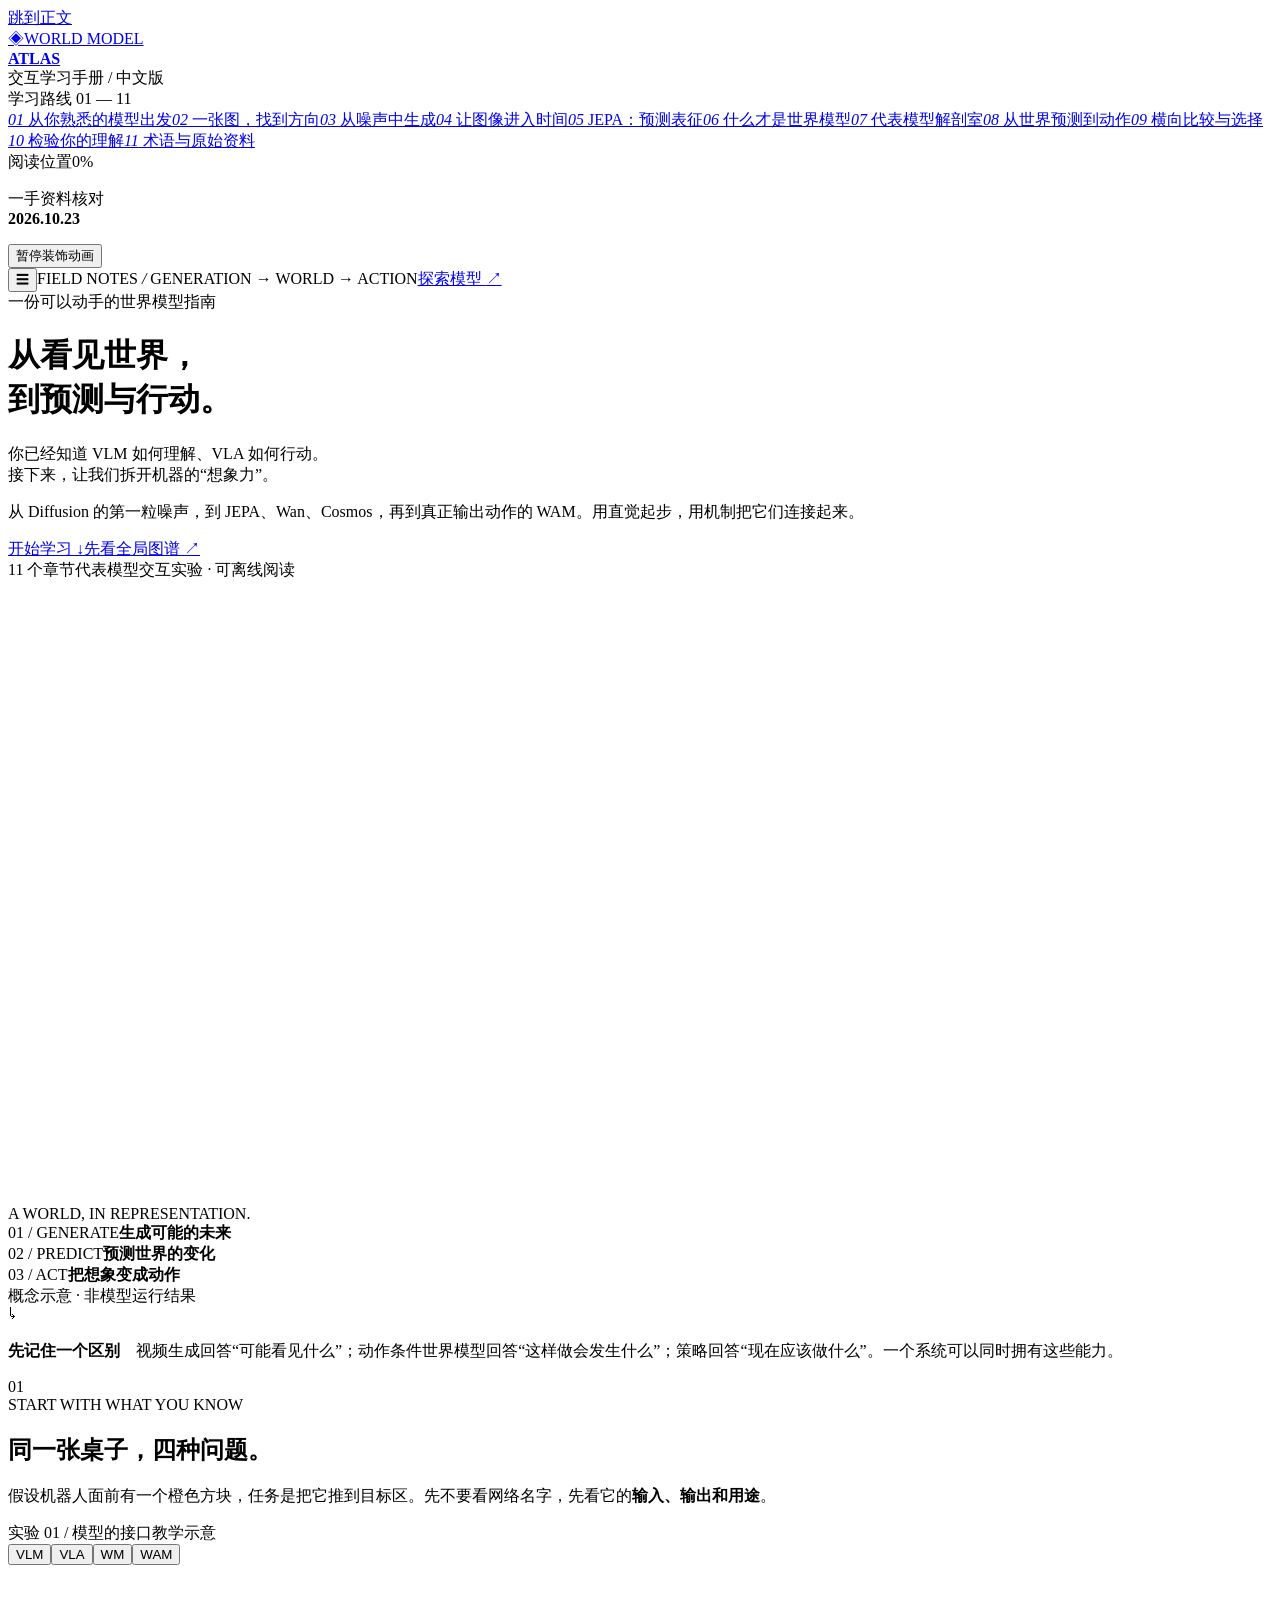
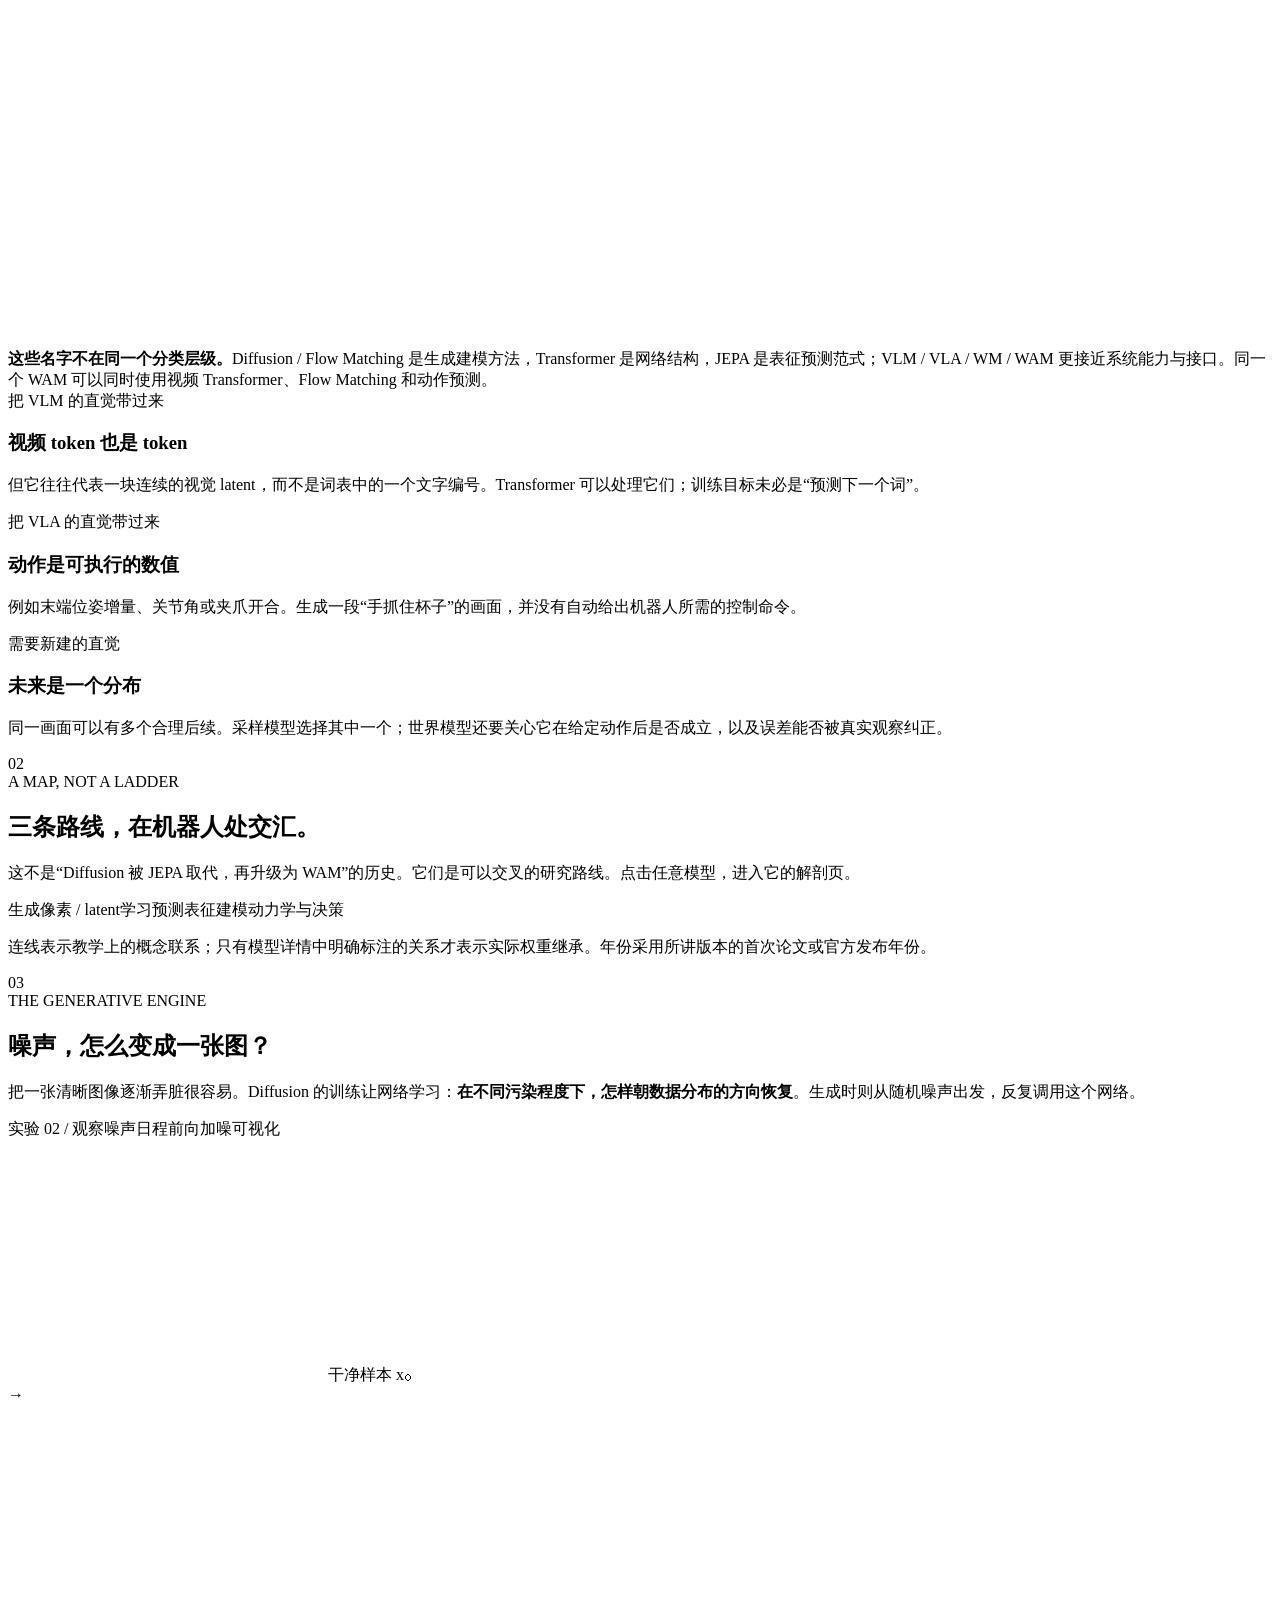
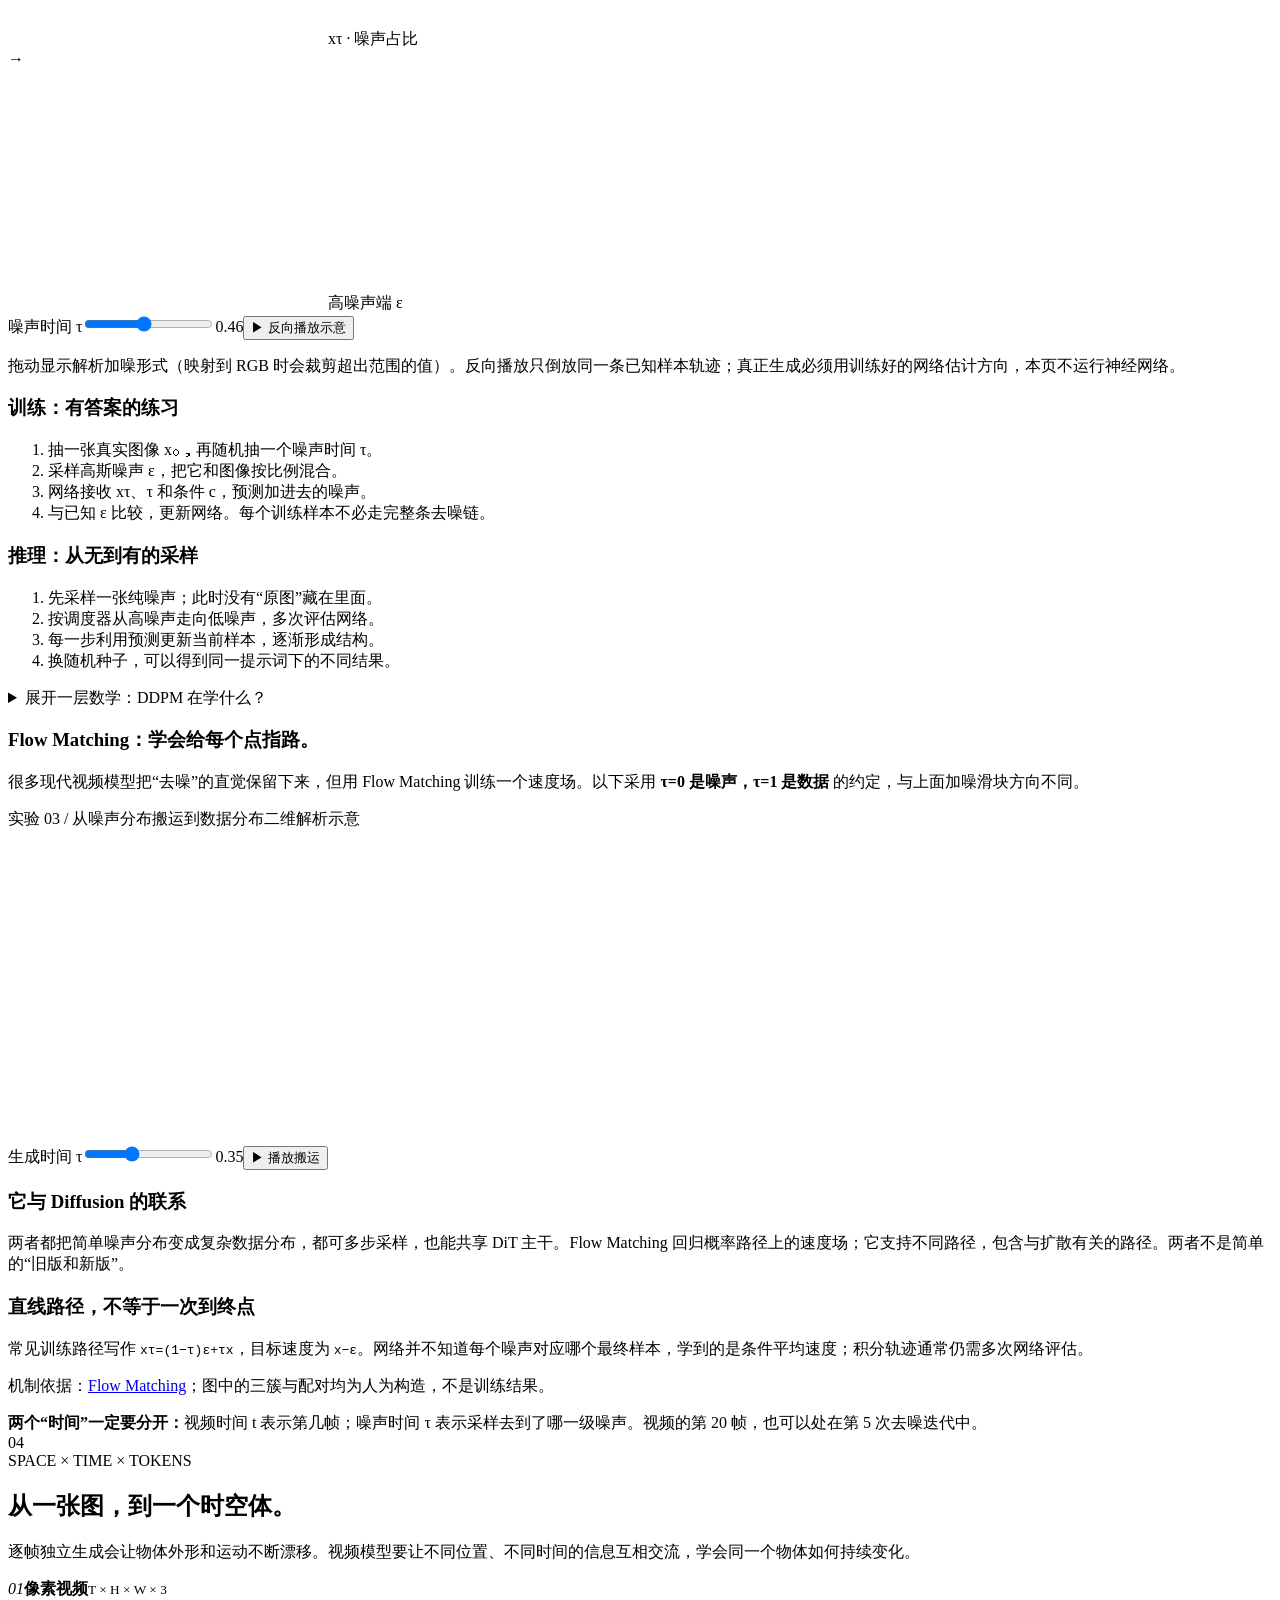
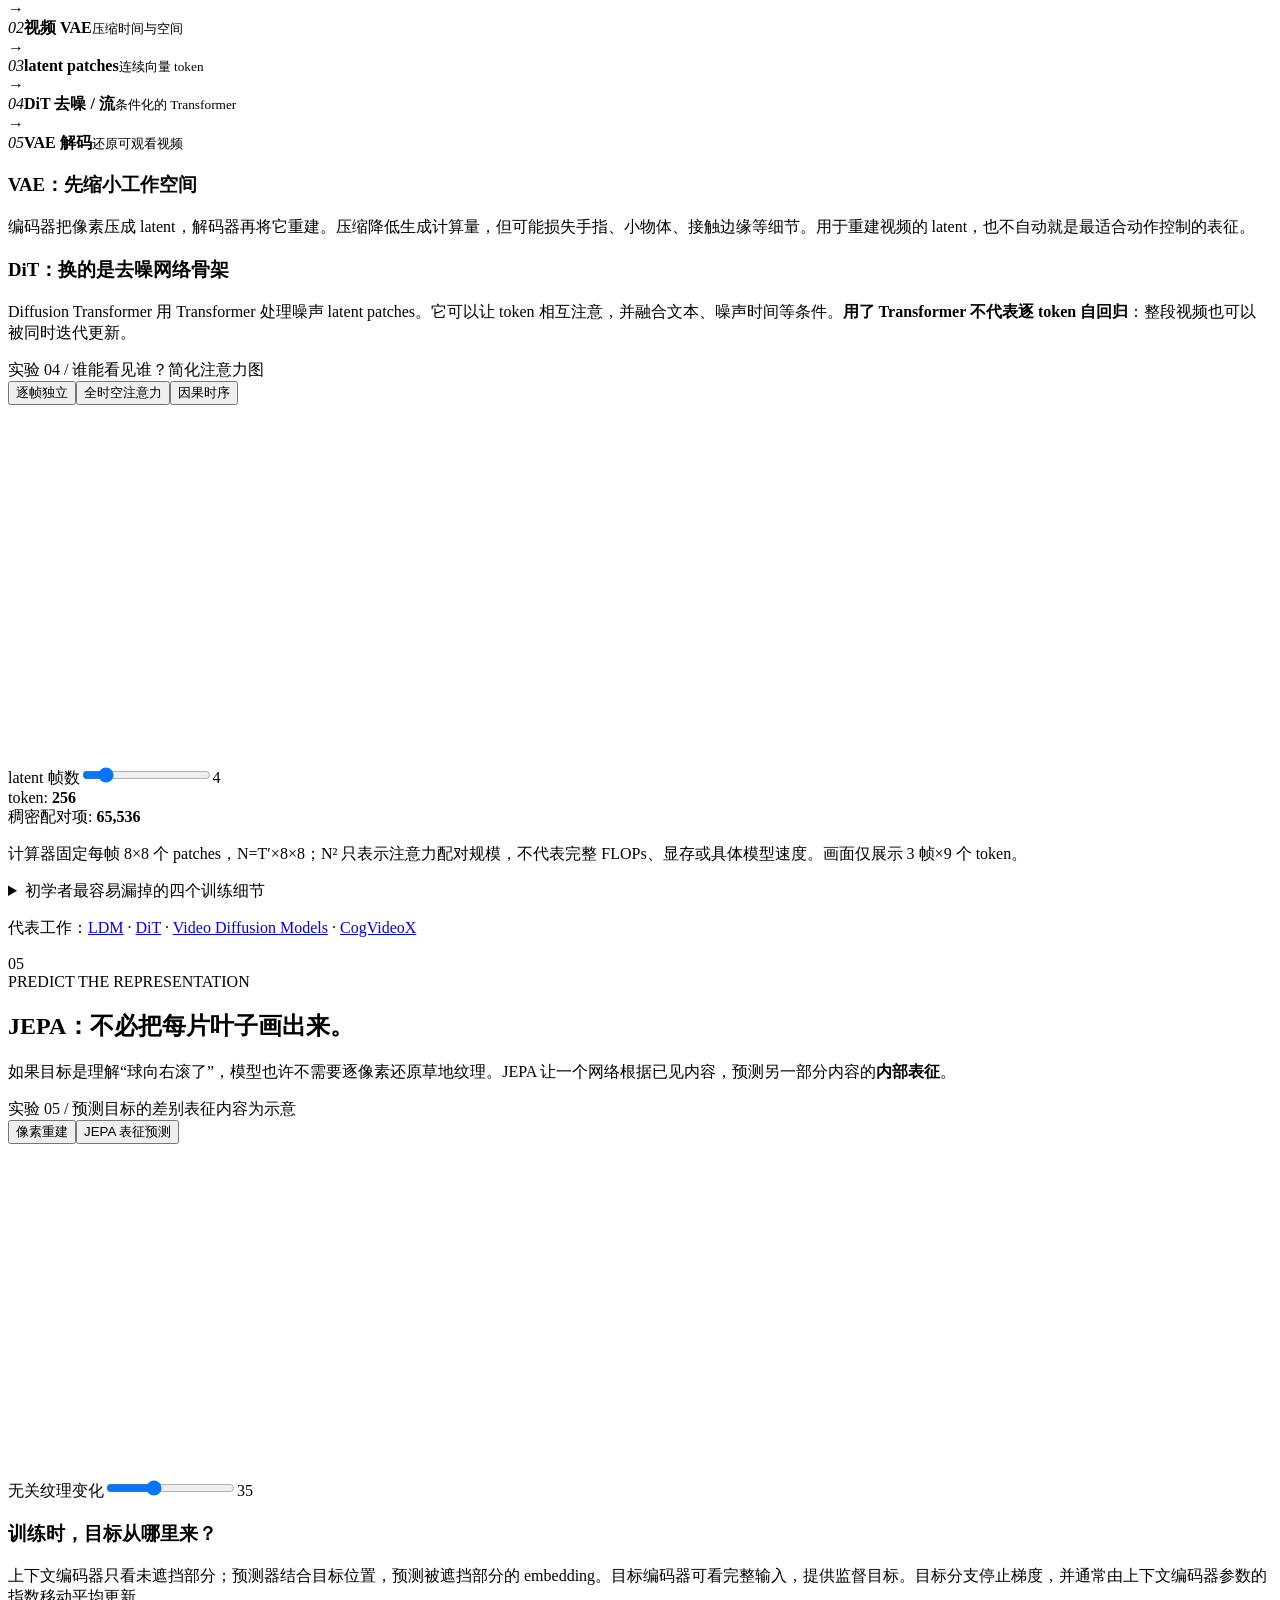
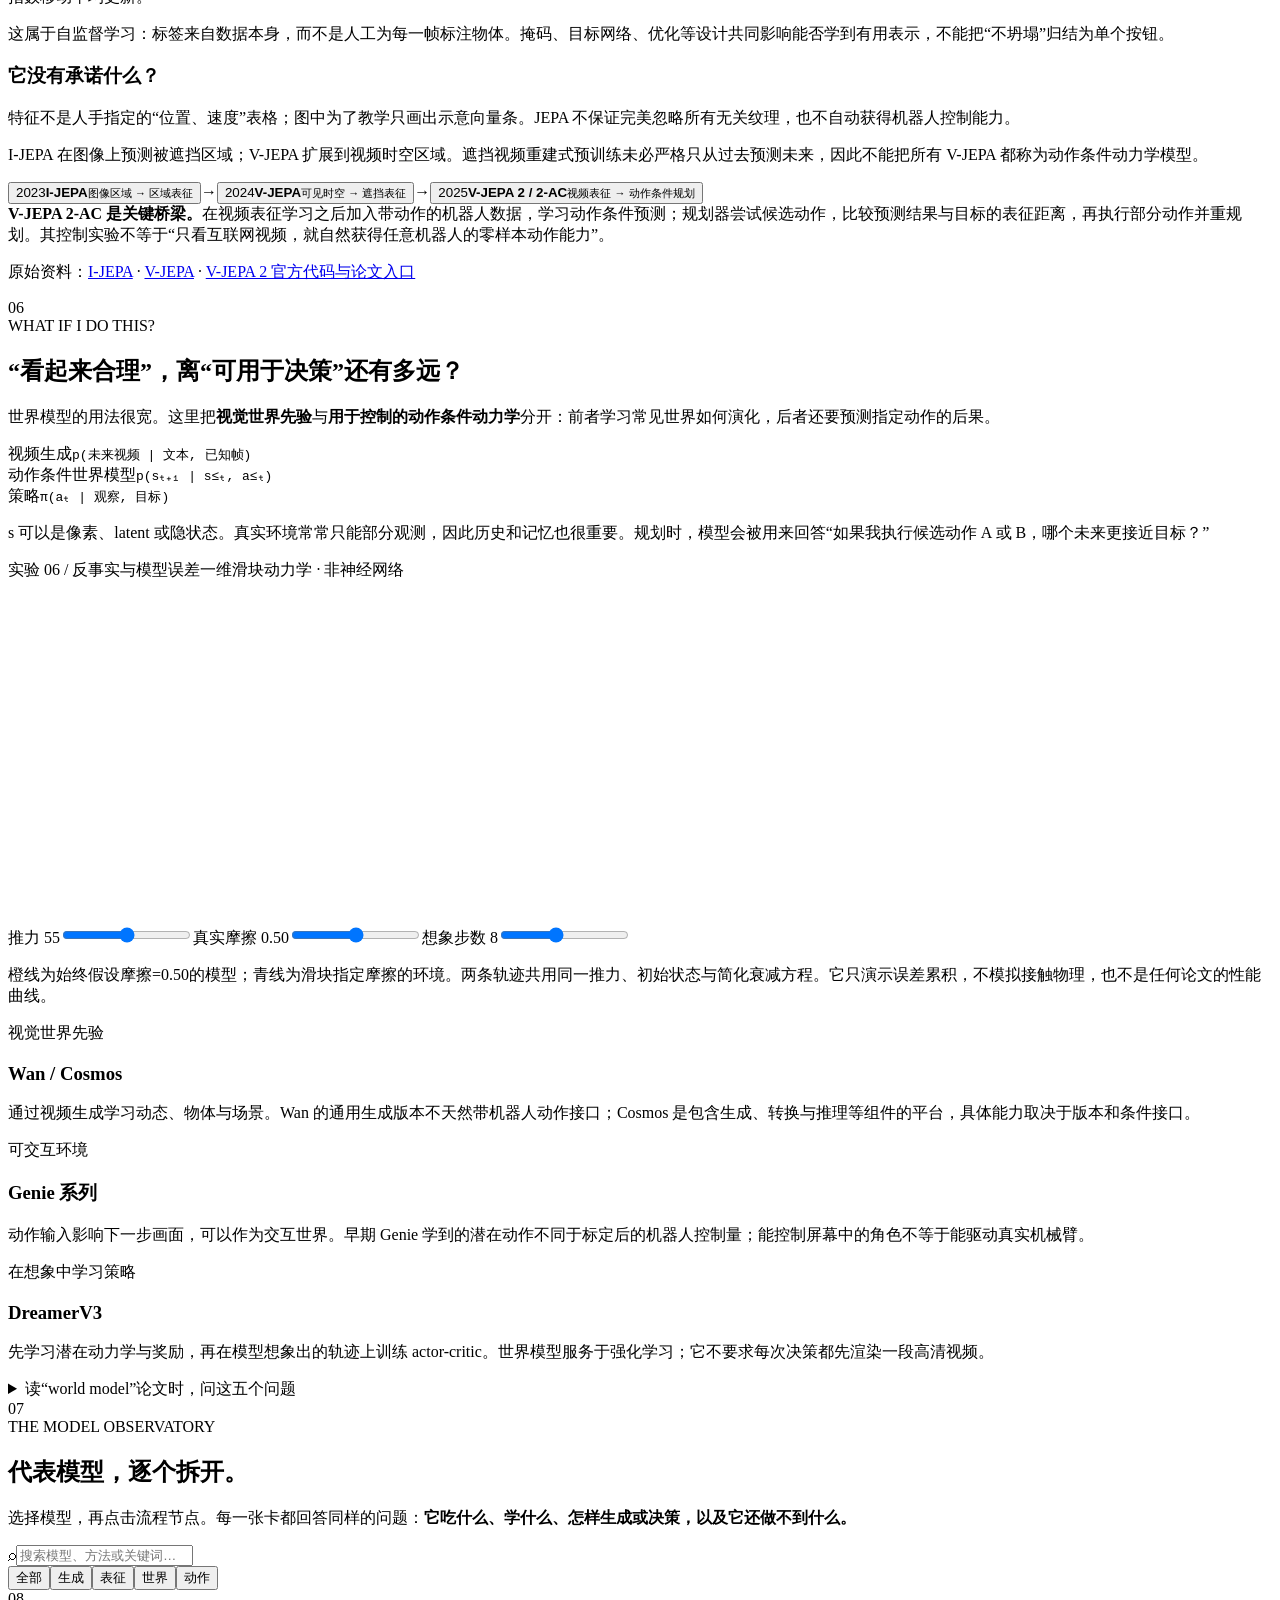
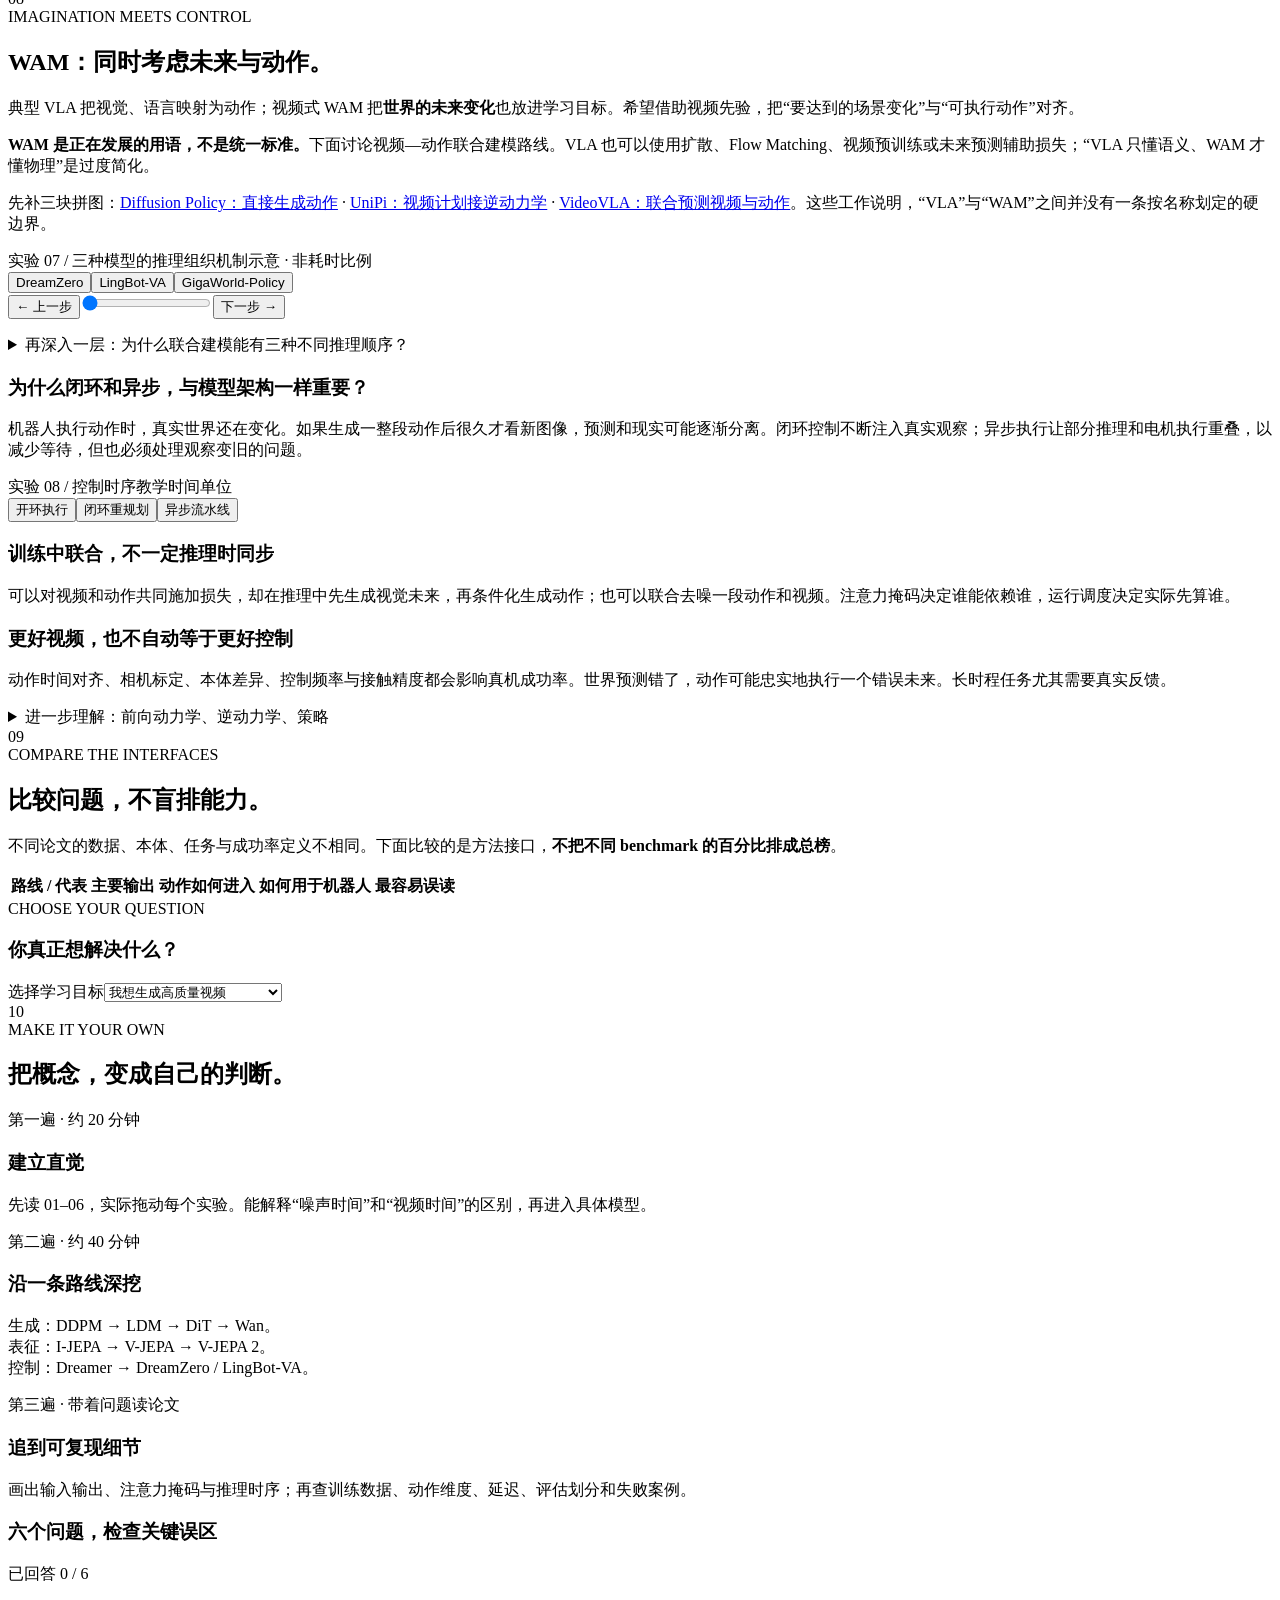
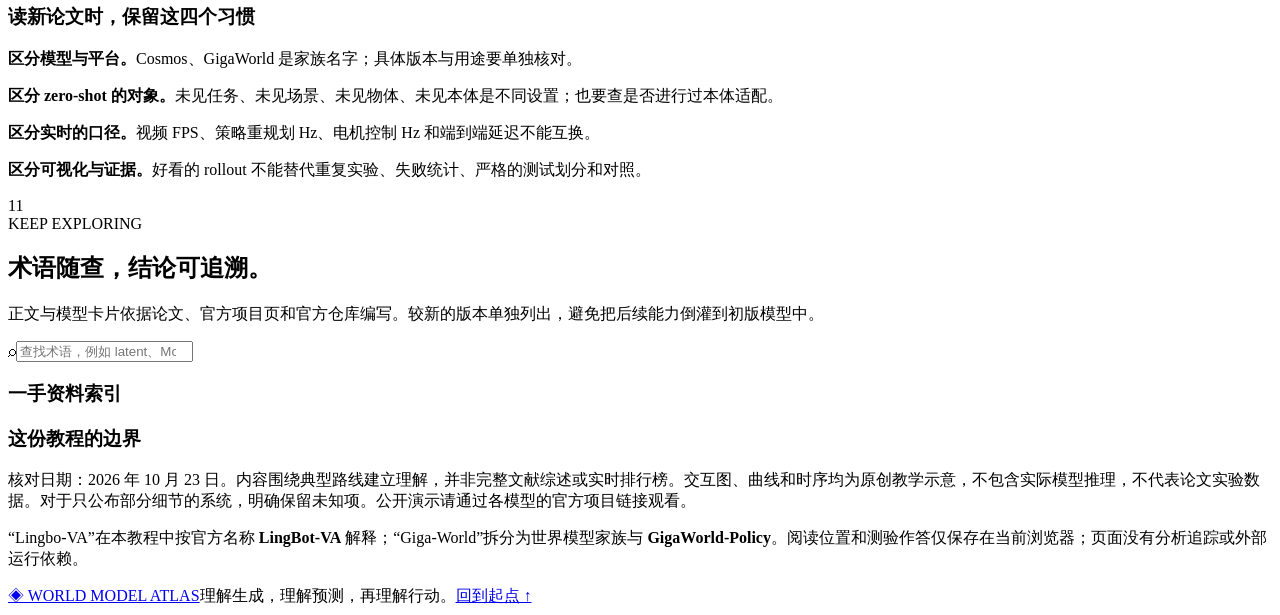
<file: template.html>
<!doctype html>
<html lang="zh-CN">
<head>
<meta charset="utf-8"><meta name="viewport" content="width=device-width,initial-scale=1">
<meta name="description" content="从 VLM、VLA 出发，用交互实验理解 Diffusion、JEPA、Wan、Cosmos、DreamZero、LingBot-VA 与 GigaWorld。中文视频生成与世界模型学习图谱。">
<meta name="theme-color" content="#f6f5f0"><title>World Model Atlas · 从生成到行动</title>
<style>/* INLINE_CSS */</style>
</head>
<body>
<a class="skip" href="#main">跳到正文</a>
<aside class="sidebar" id="sidebar">
 <a class="brand" href="#top"><span class="brand-icon">◈</span><span>WORLD MODEL<br><b>ATLAS</b></span></a>
 <div class="edition">交互学习手册 / 中文版</div>
 <div class="nav-label">学习路线 <span>01 — 11</span></div>
 <nav aria-label="章节导航">
 <a href="#bridge"><i>01</i> 从你熟悉的模型出发</a><a href="#map"><i>02</i> 一张图，找到方向</a><a href="#diffusion"><i>03</i> 从噪声中生成</a><a href="#video"><i>04</i> 让图像进入时间</a><a href="#jepa"><i>05</i> JEPA：预测表征</a><a href="#world"><i>06</i> 什么才是世界模型</a><a href="#atlas"><i>07</i> 代表模型解剖室</a><a href="#wam"><i>08</i> 从世界预测到动作</a><a href="#compare"><i>09</i> 横向比较与选择</a><a href="#learn"><i>10</i> 检验你的理解</a><a href="#sources"><i>11</i> 术语与原始资料</a>
 </nav>
 <div class="sidebar-bottom"><div class="progress-caption"><span>阅读位置</span><span id="progress-text">0%</span></div><div class="progress-track"><div id="progress-fill"></div></div><p>一手资料核对<br><b>2026.10.23</b></p><button class="quiet" id="motion-toggle" aria-pressed="false">暂停装饰动画</button></div>
</aside>
<div class="topbar"><button id="menu-toggle" aria-expanded="false" aria-controls="sidebar" aria-label="打开目录">☰</button><span>FIELD NOTES <i>/</i> GENERATION → WORLD → ACTION</span><a href="#atlas">探索模型 <span>↗</span></a></div>
<main id="main">
<header class="hero" id="top">
 <div class="hero-copy"><div class="eyebrow"><span class="status-dot"></span> 一份可以动手的世界模型指南</div><h1>从看见世界，<br>到<span>预测与行动。</span></h1><p class="hero-lead">你已经知道 VLM 如何理解、VLA 如何行动。<br>接下来，让我们拆开机器的“想象力”。</p><p class="hero-sub">从 Diffusion 的第一粒噪声，到 JEPA、Wan、Cosmos，再到真正输出动作的 WAM。用直觉起步，用机制把它们连接起来。</p><div class="hero-actions"><a class="button primary" href="#bridge">开始学习 <span>↓</span></a><a class="button secondary" href="#map">先看全局图谱 ↗</a></div><div class="hero-meta"><span>11 个章节</span><span id="model-count">代表模型</span><span>交互实验 · 可离线阅读</span></div></div>
 <div class="hero-visual"><canvas id="hero-canvas" width="680" height="620" aria-label="生成、表征、世界预测与行动相互连接的动态示意图"></canvas><div class="visual-label top">A WORLD, IN REPRESENTATION.</div><div class="hero-node n1"><span>01 / GENERATE</span><b>生成可能的未来</b></div><div class="hero-node n2"><span>02 / PREDICT</span><b>预测世界的变化</b></div><div class="hero-node n3"><span>03 / ACT</span><b>把想象变成动作</b></div><div class="visual-label bottom">概念示意 · 非模型运行结果</div></div>
</header>
<div class="intro-strip"><span class="strip-mark">↳</span><p><b>先记住一个区别</b>　视频生成回答“可能看见什么”；动作条件世界模型回答“这样做会发生什么”；策略回答“现在应该做什么”。一个系统可以同时拥有这些能力。</p></div>

<section id="bridge" class="chapter">
 <div class="chapter-head"><span class="chapter-number">01</span><div><div class="eyebrow">START WITH WHAT YOU KNOW</div><h2>同一张桌子，四种问题。</h2></div></div>
 <p class="section-lead">假设机器人面前有一个橙色方块，任务是把它推到目标区。先不要看网络名字，先看它的<b>输入、输出和用途</b>。</p>
 <div class="bridge-layout"><div class="lab dark"><div class="lab-top"><span>实验 01 / 模型的接口</span><span class="tag">教学示意</span></div><div class="segmented" id="bridge-tabs"><button data-mode="vlm" class="active">VLM</button><button data-mode="vla">VLA</button><button data-mode="wm">WM</button><button data-mode="wam">WAM</button></div><canvas id="bridge-canvas" width="800" height="380" aria-label="桌面推方块任务中，各类模型的输入与输出"></canvas><div class="terminal" id="bridge-output" aria-live="polite"></div></div><div class="explain" id="bridge-explain"></div></div>
 <div class="note"><b>这些名字不在同一个分类层级。</b>Diffusion / Flow Matching 是生成建模方法，Transformer 是网络结构，JEPA 是表征预测范式；VLM / VLA / WM / WAM 更接近系统能力与接口。同一个 WAM 可以同时使用视频 Transformer、Flow Matching 和动作预测。</div>
 <div class="reading-grid"><article><span class="mini-label">把 VLM 的直觉带过来</span><h3>视频 token 也是 token</h3><p>但它往往代表一块连续的视觉 latent，而不是词表中的一个文字编号。Transformer 可以处理它们；训练目标未必是“预测下一个词”。</p></article><article><span class="mini-label">把 VLA 的直觉带过来</span><h3>动作是可执行的数值</h3><p>例如末端位姿增量、关节角或夹爪开合。生成一段“手抓住杯子”的画面，并没有自动给出机器人所需的控制命令。</p></article><article><span class="mini-label">需要新建的直觉</span><h3>未来是一个分布</h3><p>同一画面可以有多个合理后续。采样模型选择其中一个；世界模型还要关心它在给定动作后是否成立，以及误差能否被真实观察纠正。</p></article></div>
</section>

<section id="map" class="chapter">
 <div class="chapter-head"><span class="chapter-number">02</span><div><div class="eyebrow">A MAP, NOT A LADDER</div><h2>三条路线，在机器人处交汇。</h2></div></div>
 <p class="section-lead">这不是“Diffusion 被 JEPA 取代，再升级为 WAM”的历史。它们是可以交叉的研究路线。点击任意模型，进入它的解剖页。</p>
 <div class="map-legend"><span><i class="dot orange"></i>生成像素 / latent</span><span><i class="dot purple"></i>学习预测表征</span><span><i class="dot green"></i>建模动力学与决策</span></div>
 <div class="lineage" id="lineage"></div>
 <p class="caption">连线表示教学上的概念联系；只有模型详情中明确标注的关系才表示实际权重继承。年份采用所讲版本的首次论文或官方发布年份。</p>
</section>

<section id="diffusion" class="chapter">
 <div class="chapter-head"><span class="chapter-number">03</span><div><div class="eyebrow">THE GENERATIVE ENGINE</div><h2>噪声，怎么变成一张图？</h2></div></div>
 <p class="section-lead">把一张清晰图像逐渐弄脏很容易。Diffusion 的训练让网络学习：<b>在不同污染程度下，怎样朝数据分布的方向恢复</b>。生成时则从随机噪声出发，反复调用这个网络。</p>
 <div class="lab diffusion-lab"><div class="lab-top"><span>实验 02 / 观察噪声日程</span><span class="tag">前向加噪可视化</span></div><div class="diffusion-frames"><div><canvas id="clean-canvas" width="320" height="240" aria-label="干净目标图像"></canvas><span>干净样本 x₀</span></div><span class="big-arrow">→</span><div><canvas id="noise-canvas" width="320" height="240" aria-label="当前噪声强度下的图像"></canvas><span id="noise-label">xτ · 噪声占比</span></div><span class="big-arrow">→</span><div><canvas id="pure-canvas" width="320" height="240" aria-label="接近纯噪声的图像"></canvas><span>高噪声端 ε</span></div></div><div class="control-row"><label for="noise-range">噪声时间 τ</label><input id="noise-range" type="range" min="0" max="100" value="46"><output id="noise-value">0.46</output><button class="button small" id="denoise-play">▶ 反向播放示意</button></div><p class="caption">拖动显示解析加噪形式（映射到 RGB 时会裁剪超出范围的值）。反向播放只倒放同一条已知样本轨迹；真正生成必须用训练好的网络估计方向，本页不运行神经网络。</p></div>
 <div class="two-col"><article><h3>训练：有答案的练习</h3><ol class="steps"><li>抽一张真实图像 x₀，再随机抽一个噪声时间 τ。</li><li>采样高斯噪声 ε，把它和图像按比例混合。</li><li>网络接收 xτ、τ 和条件 c，预测加进去的噪声。</li><li>与已知 ε 比较，更新网络。每个训练样本不必走完整条去噪链。</li></ol></article><article><h3>推理：从无到有的采样</h3><ol class="steps"><li>先采样一张纯噪声；此时没有“原图”藏在里面。</li><li>按调度器从高噪声走向低噪声，多次评估网络。</li><li>每一步利用预测更新当前样本，逐渐形成结构。</li><li>换随机种子，可以得到同一提示词下的不同结果。</li></ol></article></div>
 <details class="math"><summary>展开一层数学：DDPM 在学什么？</summary><div><code>xτ = √ᾱτ · x₀ + √(1 − ᾱτ) · ε</code><p>ᾱτ 是保留下来的信号比例；τ 越大，通常信号越少。经典噪声预测损失是 <code>E ‖ε − εθ(xτ, τ, c)‖²</code>。这是最常见的讲解参数化之一；实际模型也可以预测干净样本、速度或 score。DDPM 反向采样含随机性，DDIM 和概率流 ODE 等提供不同采样路线。<a href="https://arxiv.org/abs/2006.11239" target="_blank" rel="noopener">DDPM 原文 ↗</a></p></div></details>
 <h3 class="subsection-title">Flow Matching：学会给每个点指路。</h3>
 <p>很多现代视频模型把“去噪”的直觉保留下来，但用 Flow Matching 训练一个速度场。以下采用 <b>τ=0 是噪声，τ=1 是数据</b> 的约定，与上面加噪滑块方向不同。</p>
 <div class="lab dark flow-lab"><div class="lab-top"><span>实验 03 / 从噪声分布搬运到数据分布</span><span class="tag">二维解析示意</span></div><div class="canvas-scroll" tabindex="0" aria-label="可横向滚动的交互图"><canvas id="flow-canvas" width="1100" height="310" aria-label="二维点云沿向量场从噪声分布移动到三个目标簇"></canvas></div><div class="control-row"><label for="flow-range">生成时间 τ</label><input id="flow-range" type="range" min="0" max="100" value="35"><output id="flow-value">0.35</output><button id="flow-play" class="button small">▶ 播放搬运</button></div></div>
 <div class="two-col"><article><h3>它与 Diffusion 的联系</h3><p>两者都把简单噪声分布变成复杂数据分布，都可多步采样，也能共享 DiT 主干。Flow Matching 回归概率路径上的速度场；它支持不同路径，包含与扩散有关的路径。两者不是简单的“旧版和新版”。</p></article><article><h3>直线路径，不等于一次到终点</h3><p>常见训练路径写作 <code>xτ=(1−τ)ε+τx</code>，目标速度为 <code>x−ε</code>。网络并不知道每个噪声对应哪个最终样本，学到的是条件平均速度；积分轨迹通常仍需多次网络评估。</p></article></div>
 <p class="source-inline">机制依据：<a href="https://arxiv.org/abs/2210.02747" target="_blank" rel="noopener">Flow Matching</a>；图中的三簇与配对均为人为构造，不是训练结果。</p>
 <div class="note"><b>两个“时间”一定要分开：</b>视频时间 t 表示第几帧；噪声时间 τ 表示采样去到了哪一级噪声。视频的第 20 帧，也可以处在第 5 次去噪迭代中。</div>
</section>

<section id="video" class="chapter">
 <div class="chapter-head"><span class="chapter-number">04</span><div><div class="eyebrow">SPACE × TIME × TOKENS</div><h2>从一张图，到一个时空体。</h2></div></div>
 <p class="section-lead">逐帧独立生成会让物体外形和运动不断漂移。视频模型要让不同位置、不同时间的信息互相交流，学会同一个物体如何持续变化。</p>
 <div class="pipeline-wide"><div><em>01</em><b>像素视频</b><small>T × H × W × 3</small></div><span>→</span><div><em>02</em><b>视频 VAE</b><small>压缩时间与空间</small></div><span>→</span><div><em>03</em><b>latent patches</b><small>连续向量 token</small></div><span>→</span><div><em>04</em><b>DiT 去噪 / 流</b><small>条件化的 Transformer</small></div><span>→</span><div><em>05</em><b>VAE 解码</b><small>还原可观看视频</small></div></div>
 <div class="two-col"><article><h3>VAE：先缩小工作空间</h3><p>编码器把像素压成 latent，解码器再将它重建。压缩降低生成计算量，但可能损失手指、小物体、接触边缘等细节。用于重建视频的 latent，也不自动就是最适合动作控制的表征。</p></article><article><h3>DiT：换的是去噪网络骨架</h3><p>Diffusion Transformer 用 Transformer 处理噪声 latent patches。它可以让 token 相互注意，并融合文本、噪声时间等条件。<b>用了 Transformer 不代表逐 token 自回归</b>：整段视频也可以被同时迭代更新。</p></article></div>
 <div class="lab dark"><div class="lab-top"><span>实验 04 / 谁能看见谁？</span><span class="tag">简化注意力图</span></div><div class="segmented" id="attention-tabs"><button class="active" data-mode="spatial">逐帧独立</button><button data-mode="full">全时空注意力</button><button data-mode="causal">因果时序</button></div><div class="canvas-scroll" tabindex="0" aria-label="可横向滚动的交互图"><canvas id="attention-canvas" width="1080" height="340" aria-label="三帧视频的 token 和空间、跨时间、因果注意力连接"></canvas></div><p class="lab-description" id="attention-description"></p><div class="control-row"><label for="token-frames">latent 帧数</label><input id="token-frames" type="range" min="2" max="16" value="4"><output id="token-value">4</output><div class="metric">token: <b id="token-number">256</b></div><div class="metric">稠密配对项: <b id="token-square">65,536</b></div></div><p class="caption">计算器固定每帧 8×8 个 patches，N=T′×8×8；N² 只表示注意力配对规模，不代表完整 FLOPs、显存或具体模型速度。画面仅展示 3 帧×9 个 token。</p></div>
 <details><summary>初学者最容易漏掉的四个训练细节</summary><div class="detail-grid"><article><h4>文本条件</h4><p>文本编码器将提示词转成表示；通过 cross-attention 或联合序列等方式影响视觉生成。更准确的视频描述能改善动作和语义对齐。</p></article><article><h4>Classifier-free guidance</h4><p>组合有条件与无条件预测来增强条件遵循。引导过强可能损害多样性或质量；不同模型也可能通过蒸馏等方式改变推理配置。</p></article><article><h4>数据比架构名字更具体</h4><p>切镜头、去低质量片段、控制运动量、重写 caption、过滤重复样本都会影响结果。“模型更大”不是完整训练配方。</p></article><article><h4>因果不只有一种含义</h4><p>VAE 的因果卷积、Transformer 的时间掩码、动作与后果的关系是不同概念。只写“causal”不能证明模型学到了真实因果机制。</p></article></div></details>
 <p class="source-inline">代表工作：<a href="https://arxiv.org/abs/2112.10752" target="_blank" rel="noopener">LDM</a> · <a href="https://arxiv.org/abs/2212.09748" target="_blank" rel="noopener">DiT</a> · <a href="https://arxiv.org/abs/2204.03458" target="_blank" rel="noopener">Video Diffusion Models</a> · <a href="https://arxiv.org/abs/2408.06072" target="_blank" rel="noopener">CogVideoX</a></p>
</section>

<section id="jepa" class="chapter">
 <div class="chapter-head"><span class="chapter-number">05</span><div><div class="eyebrow">PREDICT THE REPRESENTATION</div><h2>JEPA：不必把每片叶子画出来。</h2></div></div>
 <p class="section-lead">如果目标是理解“球向右滚了”，模型也许不需要逐像素还原草地纹理。JEPA 让一个网络根据已见内容，预测另一部分内容的<b>内部表征</b>。</p>
 <div class="lab jepa-lab"><div class="lab-top"><span>实验 05 / 预测目标的差别</span><span class="tag">表征内容为示意</span></div><div class="segmented light" id="jepa-tabs"><button data-mode="pixel">像素重建</button><button data-mode="feature" class="active">JEPA 表征预测</button></div><div class="jepa-scene"><div class="canvas-scroll" tabindex="0" aria-label="可横向滚动的交互图"><canvas id="jepa-canvas" width="1050" height="330" aria-label="遮挡的视频片段经过上下文与目标编码器，在特征空间比较"></canvas></div></div><div class="control-row"><label for="texture-range">无关纹理变化</label><input id="texture-range" type="range" min="0" max="100" value="35"><output id="texture-value">35</output></div><p class="lab-description" id="jepa-description"></p></div>
 <div class="two-col"><article><h3>训练时，目标从哪里来？</h3><p>上下文编码器只看未遮挡部分；预测器结合目标位置，预测被遮挡部分的 embedding。目标编码器可看完整输入，提供监督目标。目标分支停止梯度，并通常由上下文编码器参数的指数移动平均更新。</p><p>这属于自监督学习：标签来自数据本身，而不是人工为每一帧标注物体。掩码、目标网络、优化等设计共同影响能否学到有用表示，不能把“不坍塌”归结为单个按钮。</p></article><article><h3>它没有承诺什么？</h3><p>特征不是人手指定的“位置、速度”表格；图中为了教学只画出示意向量条。JEPA 不保证完美忽略所有无关纹理，也不自动获得机器人控制能力。</p><p>I-JEPA 在图像上预测被遮挡区域；V-JEPA 扩展到视频时空区域。遮挡视频重建式预训练未必严格只从过去预测未来，因此不能把所有 V-JEPA 都称为动作条件动力学模型。</p></article></div>
 <div class="jepa-evolution"><button data-open-model="ijepa"><span>2023</span><b>I-JEPA</b><small>图像区域 → 区域表征</small></button><span>→</span><button data-open-model="vjepa"><span>2024</span><b>V-JEPA</b><small>可见时空 → 遮挡表征</small></button><span>→</span><button data-open-model="vjepa2"><span>2025</span><b>V-JEPA 2 / 2-AC</b><small>视频表征 → 动作条件规划</small></button></div>
 <div class="note purple-note"><b>V-JEPA 2-AC 是关键桥梁。</b>在视频表征学习之后加入带动作的机器人数据，学习动作条件预测；规划器尝试候选动作，比较预测结果与目标的表征距离，再执行部分动作并重规划。其控制实验不等于“只看互联网视频，就自然获得任意机器人的零样本动作能力”。</div>
 <p class="source-inline">原始资料：<a href="https://arxiv.org/abs/2301.08243" target="_blank" rel="noopener">I-JEPA</a> · <a href="https://arxiv.org/abs/2404.08471" target="_blank" rel="noopener">V-JEPA</a> · <a href="https://github.com/facebookresearch/vjepa2" target="_blank" rel="noopener">V-JEPA 2 官方代码与论文入口</a></p>
</section>

<section id="world" class="chapter">
 <div class="chapter-head"><span class="chapter-number">06</span><div><div class="eyebrow">WHAT IF I DO THIS?</div><h2>“看起来合理”，离“可用于决策”还有多远？</h2></div></div>
 <p class="section-lead">世界模型的用法很宽。这里把<b>视觉世界先验</b>与<b>用于控制的动作条件动力学</b>分开：前者学习常见世界如何演化，后者还要预测指定动作的后果。</p>
 <div class="formula-row"><div><span>视频生成</span><code>p(未来视频 | 文本, 已知帧)</code></div><div><span>动作条件世界模型</span><code>p(sₜ₊₁ | s≤ₜ, a≤ₜ)</code></div><div><span>策略</span><code>π(aₜ | 观察, 目标)</code></div></div>
 <p>s 可以是像素、latent 或隐状态。真实环境常常只能部分观测，因此历史和记忆也很重要。规划时，模型会被用来回答“如果我执行候选动作 A 或 B，哪个未来更接近目标？”</p>
 <div class="lab dark"><div class="lab-top"><span>实验 06 / 反事实与模型误差</span><span class="tag">一维滑块动力学 · 非神经网络</span></div><div class="canvas-scroll" tabindex="0" aria-label="可横向滚动的交互图"><canvas id="world-canvas" width="1080" height="340" aria-label="在不同力度与摩擦下，预测轨迹和真实轨迹的差异"></canvas></div><div class="world-controls"><label for="force-range">推力 <output id="force-value">55</output><input id="force-range" type="range" min="10" max="100" value="55"></label><label for="friction-range">真实摩擦 <output id="friction-value">0.50</output><input id="friction-range" type="range" min="10" max="90" value="50"></label><label for="horizon-range">想象步数 <output id="horizon-value">8</output><input id="horizon-range" type="range" min="2" max="16" value="8"></label></div><p class="lab-description" id="world-description"></p><p class="caption">橙线为始终假设摩擦=0.50的模型；青线为滑块指定摩擦的环境。两条轨迹共用同一推力、初始状态与简化衰减方程。它只演示误差累积，不模拟接触物理，也不是任何论文的性能曲线。</p></div>
 <div class="reading-grid"><article><span class="mini-label">视觉世界先验</span><h3>Wan / Cosmos</h3><p>通过视频生成学习动态、物体与场景。Wan 的通用生成版本不天然带机器人动作接口；Cosmos 是包含生成、转换与推理等组件的平台，具体能力取决于版本和条件接口。</p></article><article><span class="mini-label">可交互环境</span><h3>Genie 系列</h3><p>动作输入影响下一步画面，可以作为交互世界。早期 Genie 学到的潜在动作不同于标定后的机器人控制量；能控制屏幕中的角色不等于能驱动真实机械臂。</p></article><article><span class="mini-label">在想象中学习策略</span><h3>DreamerV3</h3><p>先学习潜在动力学与奖励，再在模型想象出的轨迹上训练 actor-critic。世界模型服务于强化学习；它不要求每次决策都先渲染一段高清视频。</p></article></div>
 <details><summary>读“world model”论文时，问这五个问题</summary><ol class="steps"><li><b>预测什么？</b>像素、embedding、奖励、动作，还是联合输出？</li><li><b>条件是什么？</b>文本、相机运动、离散按键、真实关节动作，还是没有动作？</li><li><b>怎么使用？</b>直接当策略、搜索候选动作、训练策略，还是只造数据？</li><li><b>误差怎么处理？</b>是否真实反馈、短视野重规划、不确定性或多样本评估？</li><li><b>验证在哪里？</b>视频指标、交互任务、仿真控制、真实机器人，是否见过相同任务与环境？</li></ol></details>
</section>

<section id="atlas" class="chapter">
 <div class="chapter-head"><span class="chapter-number">07</span><div><div class="eyebrow">THE MODEL OBSERVATORY</div><h2>代表模型，逐个拆开。</h2></div></div>
 <p class="section-lead">选择模型，再点击流程节点。每一张卡都回答同样的问题：<b>它吃什么、学什么、怎样生成或决策，以及它还做不到什么。</b></p>
 <div class="atlas-toolbar"><label class="search-box"><span>⌕</span><input id="model-search" type="search" placeholder="搜索模型、方法或关键词…" aria-label="搜索模型"></label><div class="filter-buttons" id="model-filters"><button class="active" data-filter="all">全部</button><button data-filter="gen">生成</button><button data-filter="rep">表征</button><button data-filter="wm">世界</button><button data-filter="wam">动作</button></div></div>
 <div class="atlas-layout"><div id="model-list" class="model-list" aria-label="模型列表"></div><article id="model-detail" class="model-detail" aria-live="polite"></article></div>
</section>

<section id="wam" class="chapter">
 <div class="chapter-head"><span class="chapter-number">08</span><div><div class="eyebrow">IMAGINATION MEETS CONTROL</div><h2>WAM：同时考虑未来与动作。</h2></div></div>
 <p class="section-lead">典型 VLA 把视觉、语言映射为动作；视频式 WAM 把<b>世界的未来变化</b>也放进学习目标。希望借助视频先验，把“要达到的场景变化”与“可执行动作”对齐。</p>
 <div class="note"><b>WAM 是正在发展的用语，不是统一标准。</b>下面讨论视频—动作联合建模路线。VLA 也可以使用扩散、Flow Matching、视频预训练或未来预测辅助损失；“VLA 只懂语义、WAM 才懂物理”是过度简化。</div>
 <p class="source-inline">先补三块拼图：<a href="#model-diffpolicy" data-open-model="diffpolicy">Diffusion Policy：直接生成动作</a> · <a href="#model-unipi" data-open-model="unipi">UniPi：视频计划接逆动力学</a> · <a href="#model-videovla" data-open-model="videovla">VideoVLA：联合预测视频与动作</a>。这些工作说明，“VLA”与“WAM”之间并没有一条按名称划定的硬边界。</p>
 <div class="lab dark wam-lab"><div class="lab-top"><span>实验 07 / 三种模型的推理组织</span><span class="tag">机制示意 · 非耗时比例</span></div><div class="segmented" id="wam-tabs"><button class="active" data-mode="dreamzero">DreamZero</button><button data-mode="lingbot">LingBot-VA</button><button data-mode="giga">GigaWorld-Policy</button></div><div id="wam-sequence"></div><div class="control-row"><button class="button small" id="wam-prev">← 上一步</button><input id="wam-step" aria-label="WAM 流程步骤" type="range" min="0" max="4" value="0"><button class="button small" id="wam-next">下一步 →</button></div><p class="lab-description" id="wam-explanation" aria-live="polite"></p></div>
 <div class="reading-grid" id="wam-summaries"></div>
 <details class="math"><summary>再深入一层：为什么联合建模能有三种不同推理顺序？</summary><div><p>记 h 为观察历史，l 为指令，v 为未来视觉，a 为动作。要建模的是 <code>p(v, a | h, l)</code>。联合分布可以用不同条件依赖来组织：</p><div class="formula-row"><div><span>视觉在前</span><code>p(v | h,l) · p(a | h,l,v)</code><p>先构造视觉未来，再由视觉转移预测动作。可用来理解 LingBot-VA 的逆动力学联系。</p></div><div><span>联合采样</span><code>联合更新 (v, a)</code><p>让未来视频与动作在共同的生成过程中相互约束。可用来理解 DreamZero 的联合视频—动作块。</p></div><div><span>动作在前</span><code>p(a | h,l) · p(v | h,l,a)</code><p>视频任务在训练中约束动作相关动态；部署时可以只采样动作边缘分布。GigaWorld-Policy 采用这一类思路。</p></div></div><p>这些是教学用的概率分解。实际实现还包括噪声时间、模态损失权重、token 掩码与缓存。形式上能写出分解，并不表示任意已训练模型都能随意切换采样顺序。</p></div></details>
 <h3 class="subsection-title">为什么闭环和异步，与模型架构一样重要？</h3>
 <p>机器人执行动作时，真实世界还在变化。如果生成一整段动作后很久才看新图像，预测和现实可能逐渐分离。闭环控制不断注入真实观察；异步执行让部分推理和电机执行重叠，以减少等待，但也必须处理观察变旧的问题。</p>
 <div class="lab timing-lab"><div class="lab-top"><span>实验 08 / 控制时序</span><span class="tag">教学时间单位</span></div><div class="segmented light" id="loop-tabs"><button data-mode="open">开环执行</button><button data-mode="closed" class="active">闭环重规划</button><button data-mode="async">异步流水线</button></div><div id="timing-chart"></div><p id="timing-explanation" class="lab-description"></p></div>
 <div class="two-col"><article><h3>训练中联合，不一定推理时同步</h3><p>可以对视频和动作共同施加损失，却在推理中先生成视觉未来，再条件化生成动作；也可以联合去噪一段动作和视频。注意力掩码决定谁能依赖谁，运行调度决定实际先算谁。</p></article><article><h3>更好视频，也不自动等于更好控制</h3><p>动作时间对齐、相机标定、本体差异、控制频率与接触精度都会影响真机成功率。世界预测错了，动作可能忠实地执行一个错误未来。长时程任务尤其需要真实反馈。</p></article></div>
 <details><summary>进一步理解：前向动力学、逆动力学、策略</summary><div class="formula-row"><div><span>前向动力学</span><code>(当前状态, 动作) → 后续状态</code><p>告诉你“这样做的后果”。</p></div><div><span>逆动力学</span><code>(当前状态, 后续状态) → 动作</code><p>推断“怎样实现这个转移”。</p></div><div><span>策略</span><code>(观察历史, 任务) → 动作</code><p>告诉你“现在执行什么”。</p></div></div><p>同一网络可以承担多个条件分布，但三种问题仍需区分。逆动力学可能是一对多：达到同一视觉状态有不止一种动作，遮挡也会使动作难以唯一确定。</p></details>
</section>

<section id="compare" class="chapter">
 <div class="chapter-head"><span class="chapter-number">09</span><div><div class="eyebrow">COMPARE THE INTERFACES</div><h2>比较问题，不盲排能力。</h2></div></div>
 <p class="section-lead">不同论文的数据、本体、任务与成功率定义不相同。下面比较的是方法接口，<b>不把不同 benchmark 的百分比排成总榜</b>。</p>
 <div class="table-wrap"><table><thead><tr><th>路线 / 代表</th><th>主要输出</th><th>动作如何进入</th><th>如何用于机器人</th><th>最容易误读</th></tr></thead><tbody id="comparison-body"></tbody></table></div>
 <div class="question-router"><div><span class="eyebrow">CHOOSE YOUR QUESTION</span><h3>你真正想解决什么？</h3><label for="goal-select" class="sr-only">选择学习目标</label><select id="goal-select"><option value="video">我想生成高质量视频</option><option value="rep">我想学视频的可迁移表征</option><option value="simulate">我想预测指定动作的结果</option><option value="policy">我想让机器人输出动作</option><option value="data">我想用世界模型造训练数据</option></select></div><div id="goal-answer" aria-live="polite"></div></div>
</section>

<section id="learn" class="chapter">
 <div class="chapter-head"><span class="chapter-number">10</span><div><div class="eyebrow">MAKE IT YOUR OWN</div><h2>把概念，变成自己的判断。</h2></div></div>
 <div class="study-path"><div><span>第一遍 · 约 20 分钟</span><h3>建立直觉</h3><p>先读 01–06，实际拖动每个实验。能解释“噪声时间”和“视频时间”的区别，再进入具体模型。</p></div><div><span>第二遍 · 约 40 分钟</span><h3>沿一条路线深挖</h3><p>生成：DDPM → LDM → DiT → Wan。<br>表征：I-JEPA → V-JEPA → V-JEPA 2。<br>控制：Dreamer → DreamZero / LingBot-VA。</p></div><div><span>第三遍 · 带着问题读论文</span><h3>追到可复现细节</h3><p>画出输入输出、注意力掩码与推理时序；再查训练数据、动作维度、延迟、评估划分和失败案例。</p></div></div>
 <div class="quiz-header"><h3>六个问题，检查关键误区</h3><span id="quiz-score">已回答 0 / 6</span></div><div id="quiz"></div>
 <div class="pitfalls"><h3>读新论文时，保留这四个习惯</h3><p><b>区分模型与平台。</b>Cosmos、GigaWorld 是家族名字；具体版本与用途要单独核对。</p><p><b>区分 zero-shot 的对象。</b>未见任务、未见场景、未见物体、未见本体是不同设置；也要查是否进行过本体适配。</p><p><b>区分实时的口径。</b>视频 FPS、策略重规划 Hz、电机控制 Hz 和端到端延迟不能互换。</p><p><b>区分可视化与证据。</b>好看的 rollout 不能替代重复实验、失败统计、严格的测试划分和对照。</p></div>
</section>

<section id="sources" class="chapter">
 <div class="chapter-head"><span class="chapter-number">11</span><div><div class="eyebrow">KEEP EXPLORING</div><h2>术语随查，结论可追溯。</h2></div></div>
 <p class="section-lead">正文与模型卡片依据论文、官方项目页和官方仓库编写。较新的版本单独列出，避免把后续能力倒灌到初版模型中。</p>
 <label class="search-box glossary-search"><span>⌕</span><input id="glossary-search" type="search" placeholder="查找术语，例如 latent、MoT、闭环…" aria-label="搜索术语"></label><div id="glossary" class="glossary-grid"></div>
 <h3 class="subsection-title">一手资料索引</h3><div id="source-list" class="source-list"></div>
 <div class="method-note"><h3>这份教程的边界</h3><p>核对日期：2026 年 10 月 23 日。内容围绕典型路线建立理解，并非完整文献综述或实时排行榜。交互图、曲线和时序均为原创教学示意，不包含实际模型推理，不代表论文实验数据。对于只公布部分细节的系统，明确保留未知项。公开演示请通过各模型的官方项目链接观看。</p><p>“Lingbo-VA”在本教程中按官方名称 <b>LingBot-VA</b> 解释；“Giga-World”拆分为世界模型家族与 <b>GigaWorld-Policy</b>。阅读位置和测验作答仅保存在当前浏览器；页面没有分析追踪或外部运行依赖。</p></div>
</section>
<footer><a class="brand-footer" href="#top">◈ WORLD MODEL ATLAS</a><span>理解生成，理解预测，再理解行动。</span><a href="#top">回到起点 ↑</a></footer>
</main><div id="toast" role="status"></div>
<script>/* INLINE_DATA */</script><script>/* INLINE_APP */</script>
</body></html>
</file>
